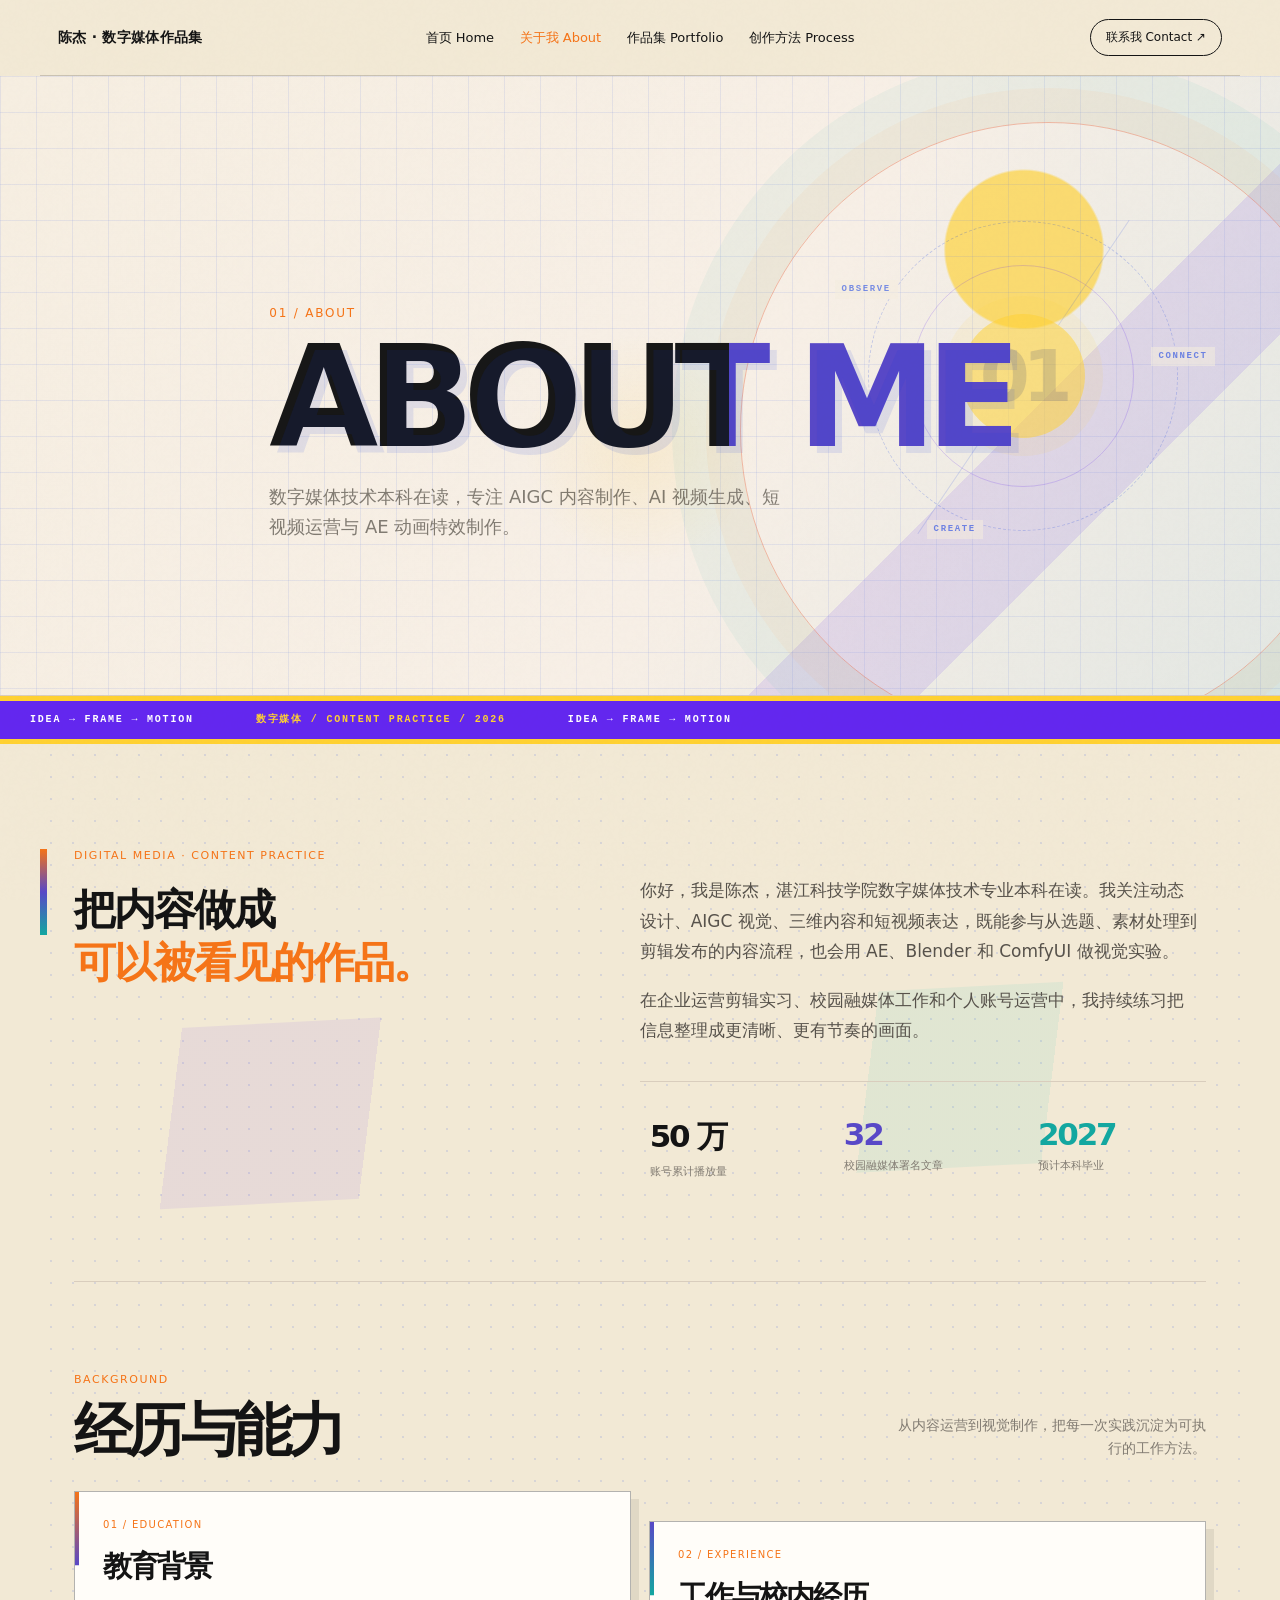
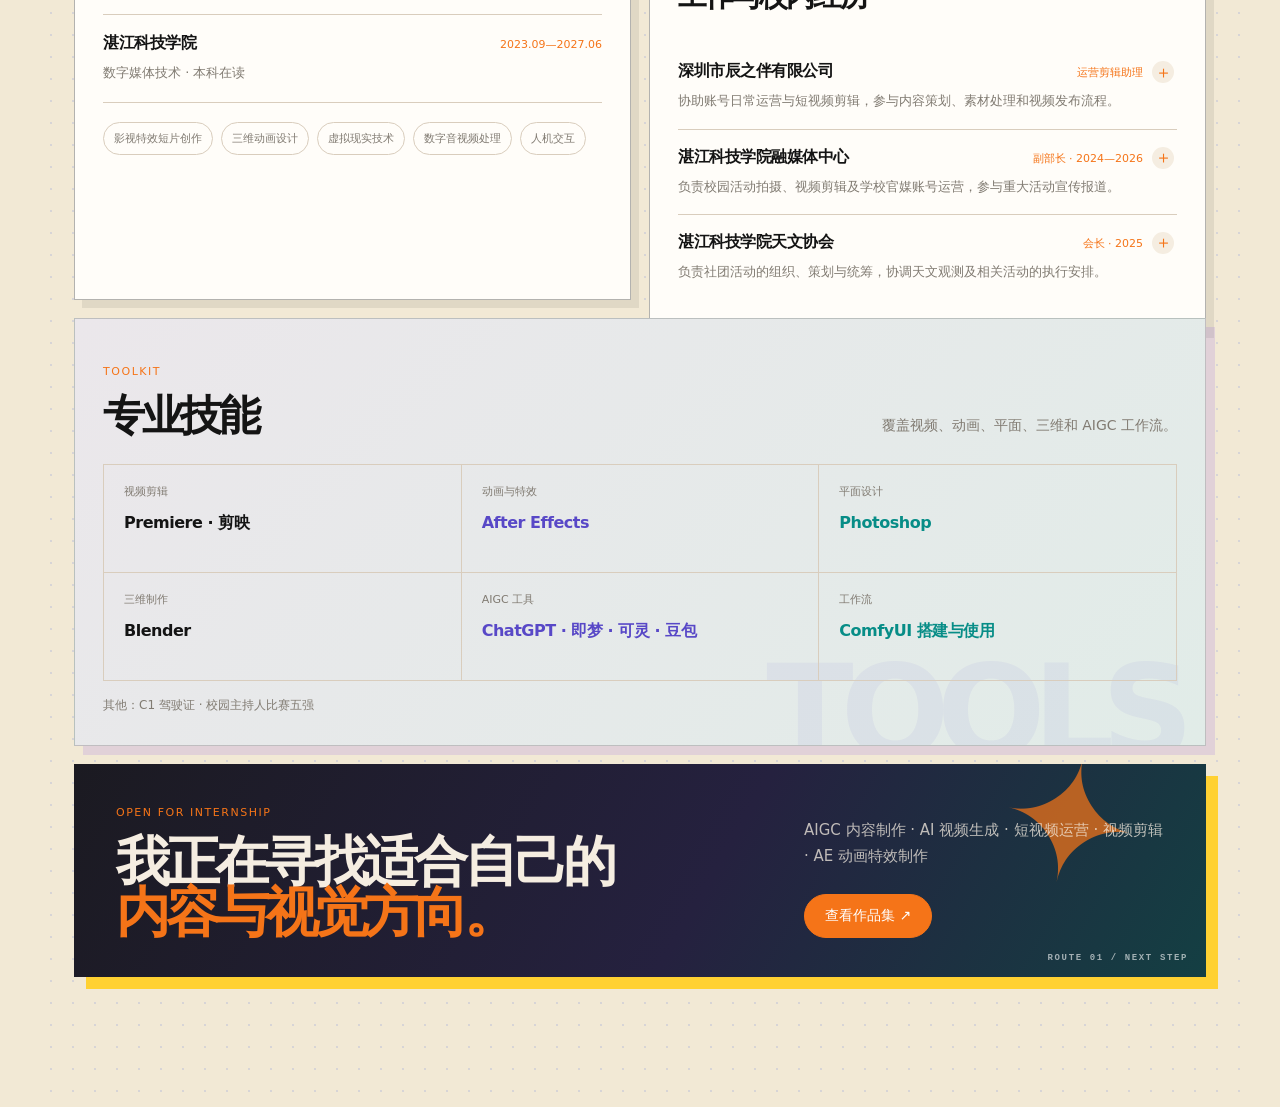
<file: about.html>
<!doctype html>
<html lang="zh-CN">
<head>
  <meta charset="UTF-8">
  <meta name="viewport" content="width=device-width,initial-scale=1">
  <meta name="description" content="陈杰的个人介绍、教育背景、经历与专业技能">
  <title>关于我 About — 陈杰</title>
  <link rel="stylesheet" href="assets/site.css">
  <link rel="stylesheet" href="assets/final-polish.css">
  <link rel="stylesheet" href="assets/reference-redesign.css">
  <link rel="stylesheet" href="assets/about-profile.css">
  <link rel="stylesheet" href="assets/concept-2026.css?v=7">
  <link rel="stylesheet" href="assets/ui-refinement.css?v=1">
</head>
<body class="page-fade reference-theme about-page">
  <header class="wrap site-header">
    <a class="logo" href="index.html">陈杰 · 数字媒体作品集</a>
    <nav class="nav" aria-label="主导航">
      <a data-page href="index.html">首页 Home</a>
      <a data-page href="about.html">关于我 About</a>
      <a data-page href="works.html">作品集 Portfolio</a>
      <a data-page href="method.html">创作方法 Process</a>
    </nav>
    <a class="resume" href="contact.html">联系我 Contact ↗</a>
  </header>

  <main>
    <section class="page-hero">
      <div class="wrap">
        <div class="eyebrow">01 / About</div>
        <h1>ABOUT ME</h1>
        <p>数字媒体技术本科在读，专注 AIGC 内容制作、AI 视频生成、短视频运营与 AE 动画特效制作。</p>
      </div>
      <div class="about-visual-mark" aria-hidden="true"><span>OBSERVE</span><span>CONNECT</span><span>CREATE</span><i></i><b>01</b></div>
    </section>

    <div class="about-signal-strip" aria-hidden="true"><span>IDEA → FRAME → MOTION</span><span>数字媒体 / CONTENT PRACTICE / 2026</span><span>IDEA → FRAME → MOTION</span></div>

    <section class="about-profile">
      <div class="about-lead" data-reveal>
        <div>
          <div class="about-kicker">DIGITAL MEDIA · CONTENT PRACTICE</div>
          <h2>把内容做成<br><em>可以被看见的<span class="keep-word">作品。</span></em></h2>
        </div>
        <div class="about-lead-copy">
          <p>你好，我是陈杰，湛江科技学院数字媒体技术专业本科在读。我关注动态设计、AIGC 视觉、三维内容和短视频表达，既能参与从选题、素材处理到剪辑发布的内容流程，也会用 AE、Blender 和 ComfyUI 做视觉实验。</p>
          <p>在企业运营剪辑实习、校园融媒体工作和个人账号运营中，我持续练习把信息整理成更清晰、更有节奏的画面。</p>
          <div class="about-facts">
            <div><strong>50 万</strong><span>账号累计播放量</span></div>
            <div><strong>32</strong><span>校园融媒体署名文章</span></div>
            <div><strong>2027</strong><span>预计本科毕业</span></div>
          </div>
        </div>
      </div>

      <div class="about-rule-heading" data-reveal>
        <div>
          <span class="about-kicker">BACKGROUND</span>
          <h2>经历与能力</h2>
        </div>
        <p>从内容运营到视觉制作，把每一次实践沉淀为可执行的工作方法。</p>
      </div>

      <div class="about-columns">
        <article class="about-panel" data-reveal>
          <div class="about-panel-label">01 / EDUCATION</div>
          <h3>教育背景</h3>
          <div class="about-entry">
            <div class="about-entry-top"><strong>湛江科技学院</strong><span>2023.09—2027.06</span></div>
            <p>数字媒体技术 · 本科在读</p>
          </div>
          <div class="about-course-list">
            <span>影视特效短片创作</span><span>三维动画设计</span><span>虚拟现实技术</span><span>数字音视频处理</span><span>人机交互</span>
          </div>
        </article>

        <article class="about-panel" data-reveal>
          <div class="about-panel-label">02 / EXPERIENCE</div>
          <h3>工作与校内经历</h3>
          <div class="about-timeline">
            <div class="about-entry about-expandable" data-expandable tabindex="0" role="button" aria-expanded="false" aria-label="展开深圳市辰之伴有限公司实习经历">
              <div class="about-entry-top"><strong>深圳市辰之伴有限公司</strong><span>运营剪辑助理</span></div>
              <p>协助账号日常运营与短视频剪辑，参与内容策划、素材处理和视频发布流程。</p>
              <div class="about-entry-detail"><div><b>实践内容</b><span>围绕企业账号的日常选题与发布节奏，配合完成素材整理、剪辑包装和上线检查。</span></div><div class="about-entry-tags"><span>内容策划</span><span>素材处理</span><span>短视频剪辑</span><span>发布协同</span></div></div>
            </div>
            <div class="about-entry about-expandable" data-expandable tabindex="0" role="button" aria-expanded="false" aria-label="展开融媒体中心经历">
              <div class="about-entry-top"><strong>湛江科技学院融媒体中心</strong><span>副部长 · 2024—2026</span></div>
              <p>负责校园活动拍摄、视频剪辑及学校官媒账号运营，参与重大活动宣传报道。</p>
              <div class="about-entry-detail"><div><b>实践内容</b><span>统筹活动现场的拍摄安排，将资讯、人物和活动节点整理成适合校园媒体发布的短视频与图文内容。</span></div><div class="about-entry-tags"><span>活动拍摄</span><span>新闻短视频</span><span>账号运营</span><span>宣传报道</span></div></div>
            </div>
            <div class="about-entry about-expandable" data-expandable tabindex="0" role="button" aria-expanded="false" aria-label="展开天文协会经历">
              <div class="about-entry-top"><strong>湛江科技学院天文协会</strong><span>会长 · 2025</span></div>
              <p>负责社团活动的组织、策划与统筹，协调天文观测及相关活动的执行安排。</p>
              <div class="about-entry-detail"><div><b>实践内容</b><span>从活动主题、参与者沟通到现场执行，持续锻炼项目拆解、协调推进和面向公众的内容表达。</span></div><div class="about-entry-tags"><span>活动策划</span><span>组织统筹</span><span>现场协调</span><span>科普传播</span></div></div>
            </div>
          </div>
        </article>
      </div>

      <div class="about-capabilities" data-reveal>
        <div class="about-rule-heading compact">
          <div>
            <span class="about-kicker">TOOLKIT</span>
            <h2>专业技能</h2>
          </div>
          <p>覆盖视频、动画、平面、三维和 AIGC 工作流。</p>
        </div>
        <div class="skill-matrix">
          <div><span>视频剪辑</span><strong>Premiere · 剪映</strong></div>
          <div><span>动画与特效</span><strong>After Effects</strong></div>
          <div><span>平面设计</span><strong>Photoshop</strong></div>
          <div><span>三维制作</span><strong>Blender</strong></div>
          <div><span>AIGC 工具</span><strong>ChatGPT · 即梦 · 可灵 · 豆包</strong></div>
          <div><span>工作流</span><strong>ComfyUI 搭建与使用</strong></div>
        </div>
        <p class="about-extra">其他：C1 驾驶证 · 校园主持人比赛五强</p>
      </div>

      <div class="about-target" data-reveal>
        <div>
          <div class="about-kicker">OPEN FOR INTERNSHIP</div>
          <h2>我正在寻找适合自己的<br><em>内容与视觉方向。</em></h2>
        </div>
        <div class="about-target-copy">
          <p>AIGC 内容制作 · AI 视频生成 · 短视频运营 · 视频剪辑 · AE 动画特效制作</p>
          <a class="ref-button primary" href="works.html">查看作品集 ↗</a>
        </div>
      </div>
    </section>
  </main>
  <script src="assets/site.js?v=refinement-1"></script>
  <script src="assets/concept-2026.js?v=4"></script>
  <script src="assets/ui-refinement.js?v=1"></script>
</body>
</html>
</file>
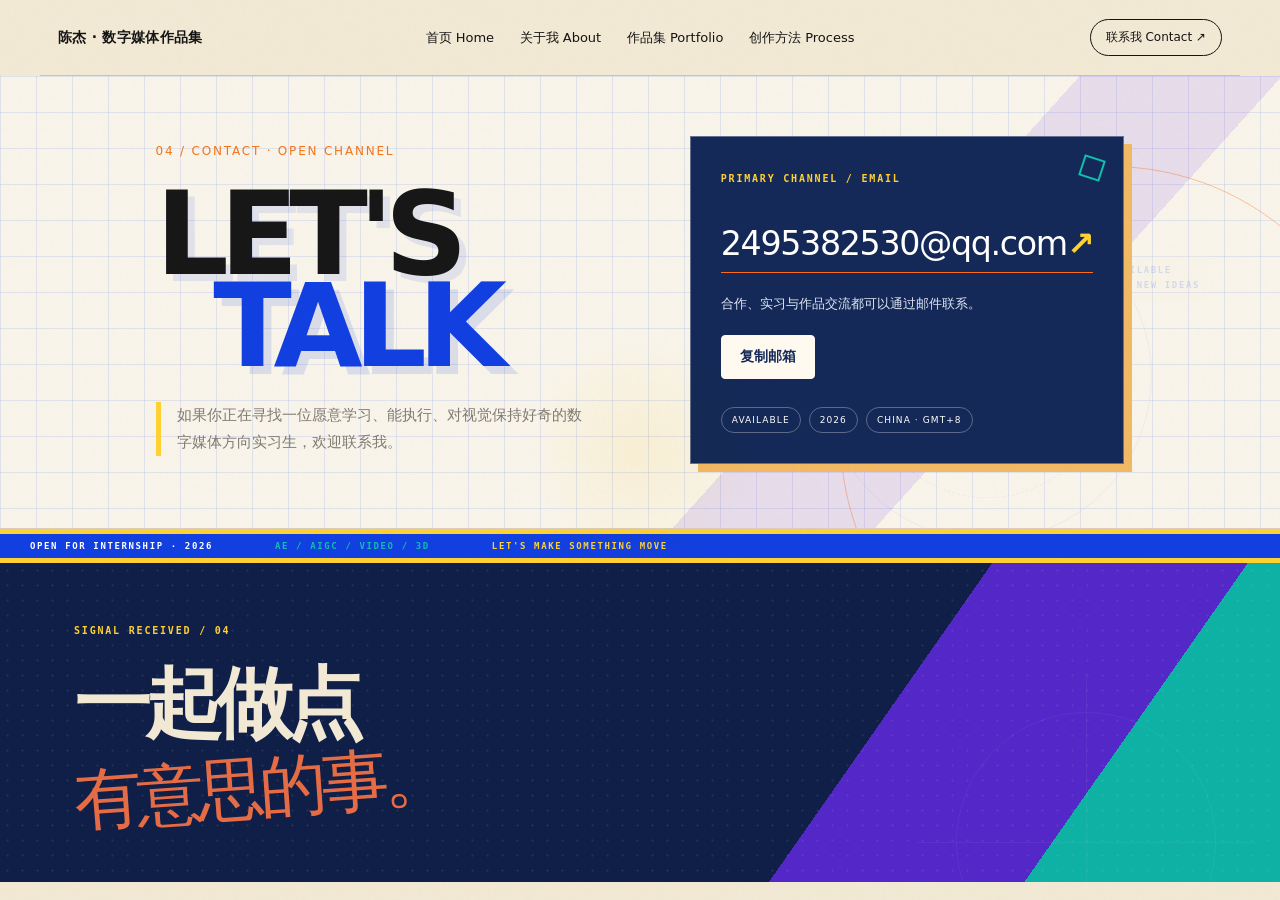
<file: contact.html>
<!doctype html>
<html lang="zh-CN">
<head>
  <meta charset="UTF-8">
  <meta name="viewport" content="width=device-width,initial-scale=1">
  <meta name="description" content="联系陈杰，数字媒体技术学生作品集">
  <title>联系我 Contact — 陈杰</title>
  <link rel="stylesheet" href="assets/site.css">
  <link rel="stylesheet" href="assets/final-polish.css">
  <link rel="stylesheet" href="assets/reference-redesign.css">
  <link rel="stylesheet" href="assets/concept-2026.css?v=7">
  <link rel="stylesheet" href="assets/ui-refinement.css?v=1">
</head>
<body class="page-fade reference-theme contact-page">
  <header class="wrap site-header">
    <a class="logo" href="index.html">陈杰 · 数字媒体作品集</a>
    <nav class="nav" aria-label="主导航">
      <a data-page href="index.html">首页 Home</a>
      <a data-page href="about.html">关于我 About</a>
      <a data-page href="works.html">作品集 Portfolio</a>
      <a data-page href="method.html">创作方法 Process</a>
    </nav>
    <a class="resume" href="contact.html">联系我 Contact ↗</a>
  </header>

  <main>
    <section class="page-hero contact-hero">
      <div class="wrap">
        <div class="contact-intro">
          <div class="eyebrow">04 / CONTACT · OPEN CHANNEL</div>
          <h1>LET'S<br><span>TALK</span></h1>
          <p>如果你正在寻找一位愿意学习、能执行、对视觉保持好奇的数字媒体方向实习生，欢迎联系我。</p>
        </div>
        <div class="contact-channel-card">
          <span class="channel-label">PRIMARY CHANNEL / EMAIL</span>
          <a class="mail" href="mailto:2495382530@qq.com">2495382530@qq.com <b>↗</b></a>
          <p>合作、实习与作品交流都可以通过邮件联系。</p>
          <div class="contact-actions"><button class="copy-email" type="button" data-copy-email="2495382530@qq.com">复制邮箱</button><span class="copy-status" role="status" aria-live="polite"></span></div>
          <div class="channel-tags"><span>AVAILABLE</span><span>2026</span><span>CHINA · GMT+8</span></div>
        </div>
      </div>
      <div class="contact-radar" aria-hidden="true"><i></i><i></i><i></i><b>04</b><span>AVAILABLE<br>FOR NEW IDEAS</span></div>
      <div class="contact-route-label" aria-hidden="true">ZHANJIANG → SHENZHEN / DIGITAL MEDIA SIGNAL</div>
    </section>

    <div class="contact-signal-strip" aria-hidden="true"><span>OPEN FOR INTERNSHIP · 2026</span><span>AE / AIGC / VIDEO / 3D</span><span>LET'S MAKE SOMETHING MOVE</span></div>

    <section class="contact contact-stage-new">
      <div class="wrap contact-layout-new">
        <div class="contact-title-block">
          <span class="contact-index">SIGNAL RECEIVED / 04</span>
          <h2>一起做点<br><span>有意思的事。</span></h2>
        </div>
      </div>
      <div class="contact-crosshair" aria-hidden="true"></div>
    </section>
  </main>
  <script src="assets/site.js?v=refinement-1"></script>
  <script src="assets/concept-2026.js?v=4"></script>
  <script src="assets/ui-refinement.js?v=1"></script>
</body>
</html>
</file>
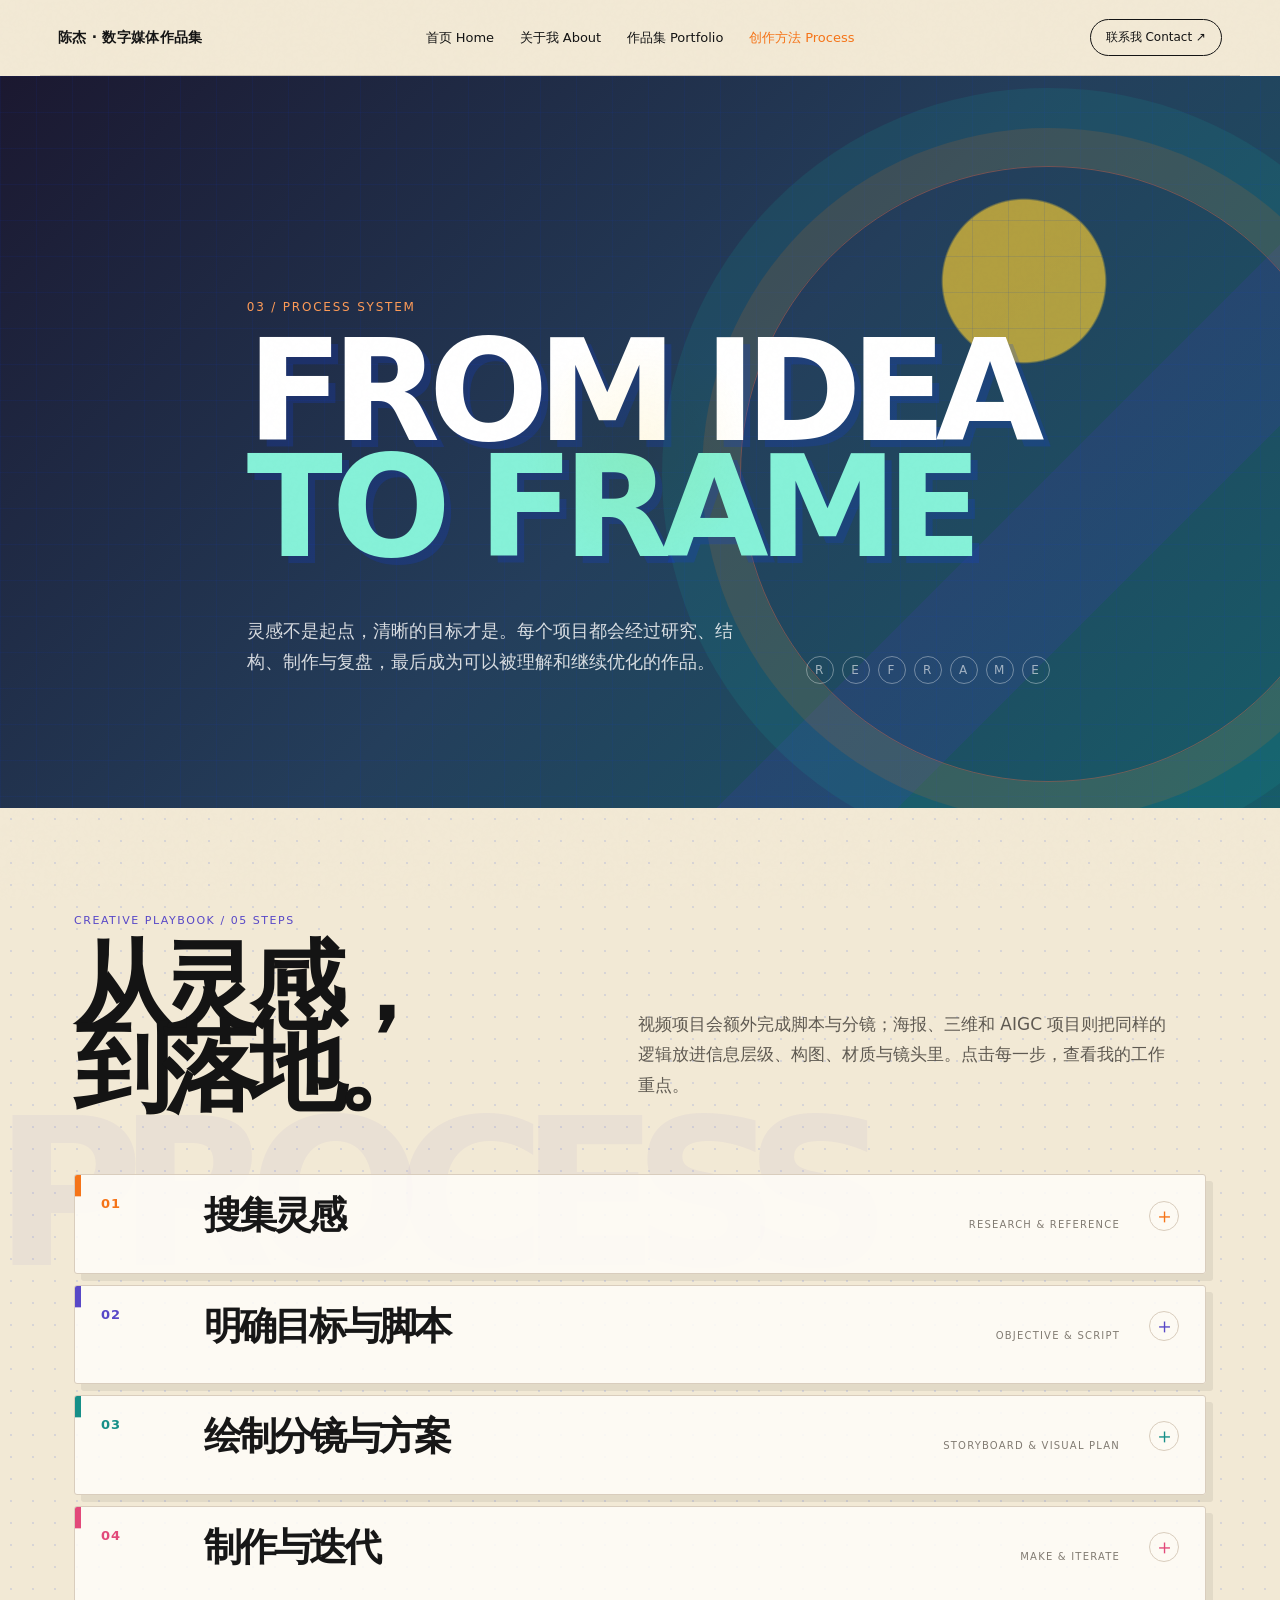
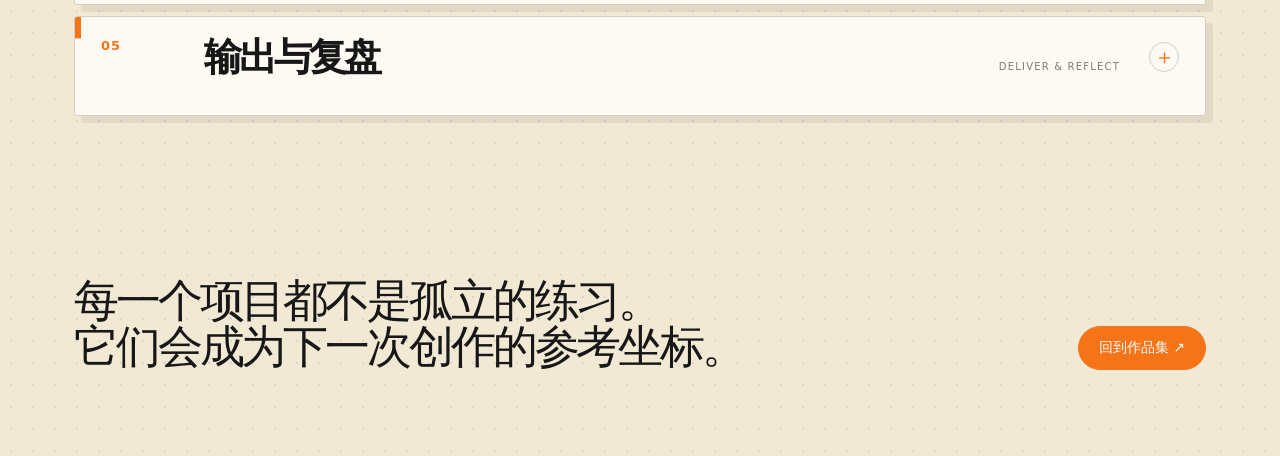
<file: method.html>
<!doctype html>
<html lang="zh-CN">
<head>
  <meta charset="UTF-8">
  <meta name="viewport" content="width=device-width,initial-scale=1">
  <meta name="description" content="陈杰的创作方法：从灵感研究到制作复盘的内容工作流">
  <title>创作方法 Process — 陈杰</title>
  <link rel="stylesheet" href="assets/site.css">
  <link rel="stylesheet" href="assets/final-polish.css">
  <link rel="stylesheet" href="assets/reference-redesign.css">
  <link rel="stylesheet" href="assets/method-process.css">
  <link rel="stylesheet" href="assets/concept-2026.css?v=7">
  <link rel="stylesheet" href="assets/ui-refinement.css?v=1">
</head>
<body class="page-fade reference-theme method-page">
  <header class="wrap site-header">
    <a class="logo" href="index.html">陈杰 · 数字媒体作品集</a>
    <nav class="nav" aria-label="主导航">
      <a data-page href="index.html">首页 Home</a>
      <a data-page href="about.html">关于我 About</a>
      <a data-page href="works.html">作品集 Portfolio</a>
      <a data-page href="method.html">创作方法 Process</a>
    </nav>
    <a class="resume" href="contact.html">联系我 Contact ↗</a>
  </header>

  <main>
    <section class="page-hero method-hero">
      <div class="wrap" data-reveal>
        <div class="eyebrow">03 / PROCESS SYSTEM</div>
        <h1>FROM IDEA<br><span>TO FRAME</span></h1>
        <p>灵感不是起点，清晰的目标才是。每个项目都会经过研究、结构、制作与复盘，最后成为可以被理解和继续优化的作品。</p>
        <div class="method-hero-mark" aria-hidden="true"><span>R</span><span>E</span><span>F</span><span>R</span><span>A</span><span>M</span><span>E</span></div>
      </div>
    </section>

    <section class="method-playbook">
      <div class="wrap method-intro" data-reveal>
        <div>
          <div class="method-kicker">CREATIVE PLAYBOOK / 05 STEPS</div>
          <h2>从灵感，<br>到落地。</h2>
        </div>
        <p>视频项目会额外完成脚本与分镜；海报、三维和 AIGC 项目则把同样的逻辑放进信息层级、构图、材质与镜头里。点击每一步，查看我的工作重点。</p>
      </div>

      <div class="wrap method-steps" aria-label="五步创作流程">
        <button class="method-card" type="button" data-method-step aria-expanded="false" data-reveal>
          <span class="method-number">01</span>
          <span class="method-card-head"><strong>搜集灵感</strong><small>RESEARCH &amp; REFERENCE</small></span>
          <span class="method-trigger" aria-hidden="true">＋</span>
          <span class="method-card-detail"><span>先收集同类作品、视觉参考与受众习惯，提炼出情绪、色彩、节奏和信息重点，而不是直接复制某张参考图。</span><span class="method-tags"><i>视觉情绪</i><i>受众观察</i><i>风格关键词</i></span></span>
        </button>
        <button class="method-card" type="button" data-method-step aria-expanded="false" data-reveal>
          <span class="method-number">02</span>
          <span class="method-card-head"><strong>明确目标与脚本</strong><small>OBJECTIVE &amp; SCRIPT</small></span>
          <span class="method-trigger" aria-hidden="true">＋</span>
          <span class="method-card-detail"><span>把“想做什么”写成可判断的目标。视频会确定主题、时长、文案与声音节奏；平面与三维项目会明确主信息、观看路径和交付规格。</span><span class="method-tags"><i>内容定位</i><i>脚本节奏</i><i>交付规格</i></span></span>
        </button>
        <button class="method-card" type="button" data-method-step aria-expanded="false" data-reveal>
          <span class="method-number">03</span>
          <span class="method-card-head"><strong>绘制分镜与方案</strong><small>STORYBOARD &amp; VISUAL PLAN</small></span>
          <span class="method-trigger" aria-hidden="true">＋</span>
          <span class="method-card-detail"><span>将脚本拆成镜头、转场与画面层级。无论是动效、海报还是 AIGC，我都会先确定构图、字体、色彩和素材关系，再进入制作。</span><span class="method-tags"><i>分镜草图</i><i>构图层级</i><i>视觉系统</i></span></span>
        </button>
        <button class="method-card" type="button" data-method-step aria-expanded="false" data-reveal>
          <span class="method-number">04</span>
          <span class="method-card-head"><strong>制作与迭代</strong><small>MAKE &amp; ITERATE</small></span>
          <span class="method-trigger" aria-hidden="true">＋</span>
          <span class="method-card-detail"><span>使用 AE、Premiere、Blender、Photoshop 与 AIGC 工具完成首版，再围绕节奏、镜头、材质、信息可读性和情绪反馈逐轮精修。</span><span class="method-tags"><i>快速首版</i><i>工具协作</i><i>细节打磨</i></span></span>
        </button>
        <button class="method-card" type="button" data-method-step aria-expanded="false" data-reveal>
          <span class="method-number">05</span>
          <span class="method-card-head"><strong>输出与复盘</strong><small>DELIVER &amp; REFLECT</small></span>
          <span class="method-trigger" aria-hidden="true">＋</span>
          <span class="method-card-detail"><span>根据平台导出正确的尺寸、封面与版本；发布后观察点击、播放和观看反馈，并把有效做法归档成下一次更快开始的模板。</span><span class="method-tags"><i>多端适配</i><i>封面包装</i><i>经验归档</i></span></span>
        </button>
      </div>

      <div class="wrap method-footer" data-reveal>
        <p>每一个项目都不是孤立的练习。<br>它们会成为下一次创作的参考坐标。</p>
        <a class="ref-button primary" href="works.html">回到作品集 ↗</a>
      </div>
    </section>
  </main>
  <script src="assets/site.js?v=refinement-1"></script>
  <script src="assets/concept-2026.js?v=4"></script>
  <script src="assets/ui-refinement.js?v=1"></script>
</body>
</html>
</file>
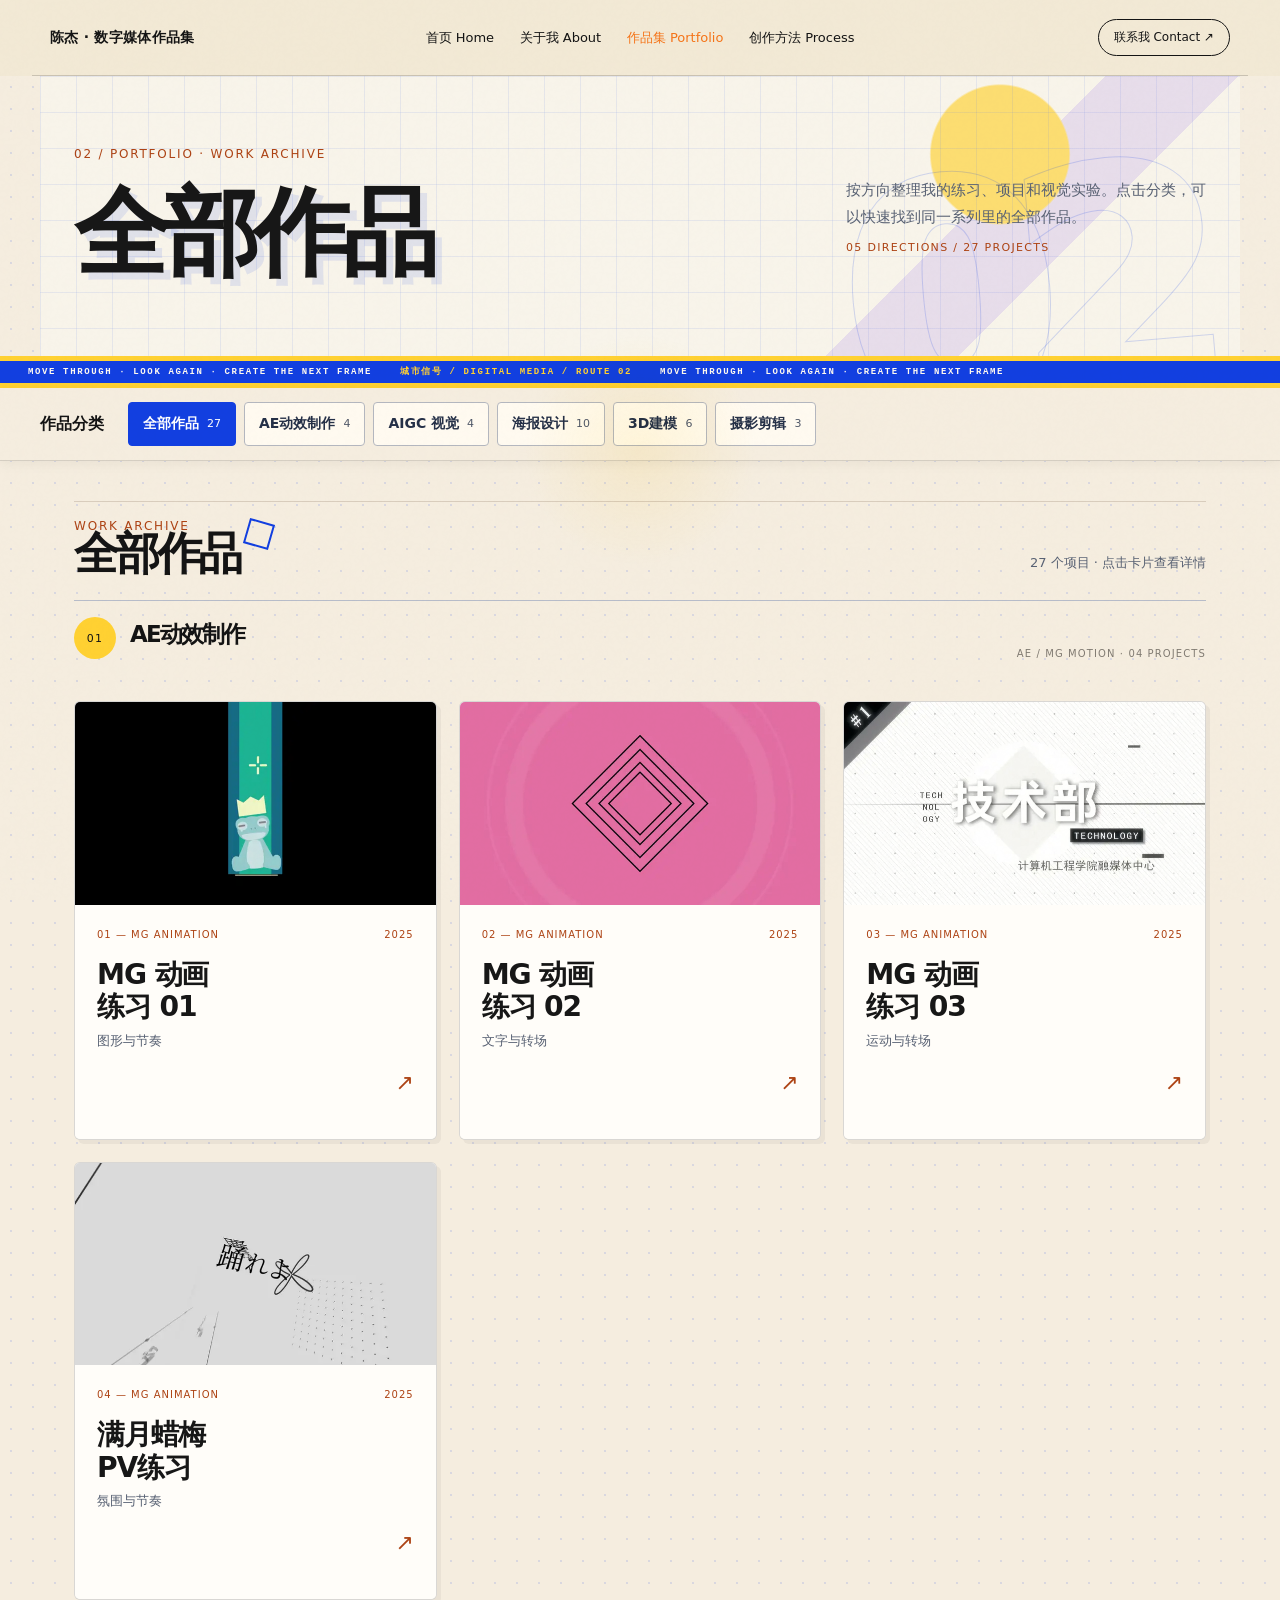
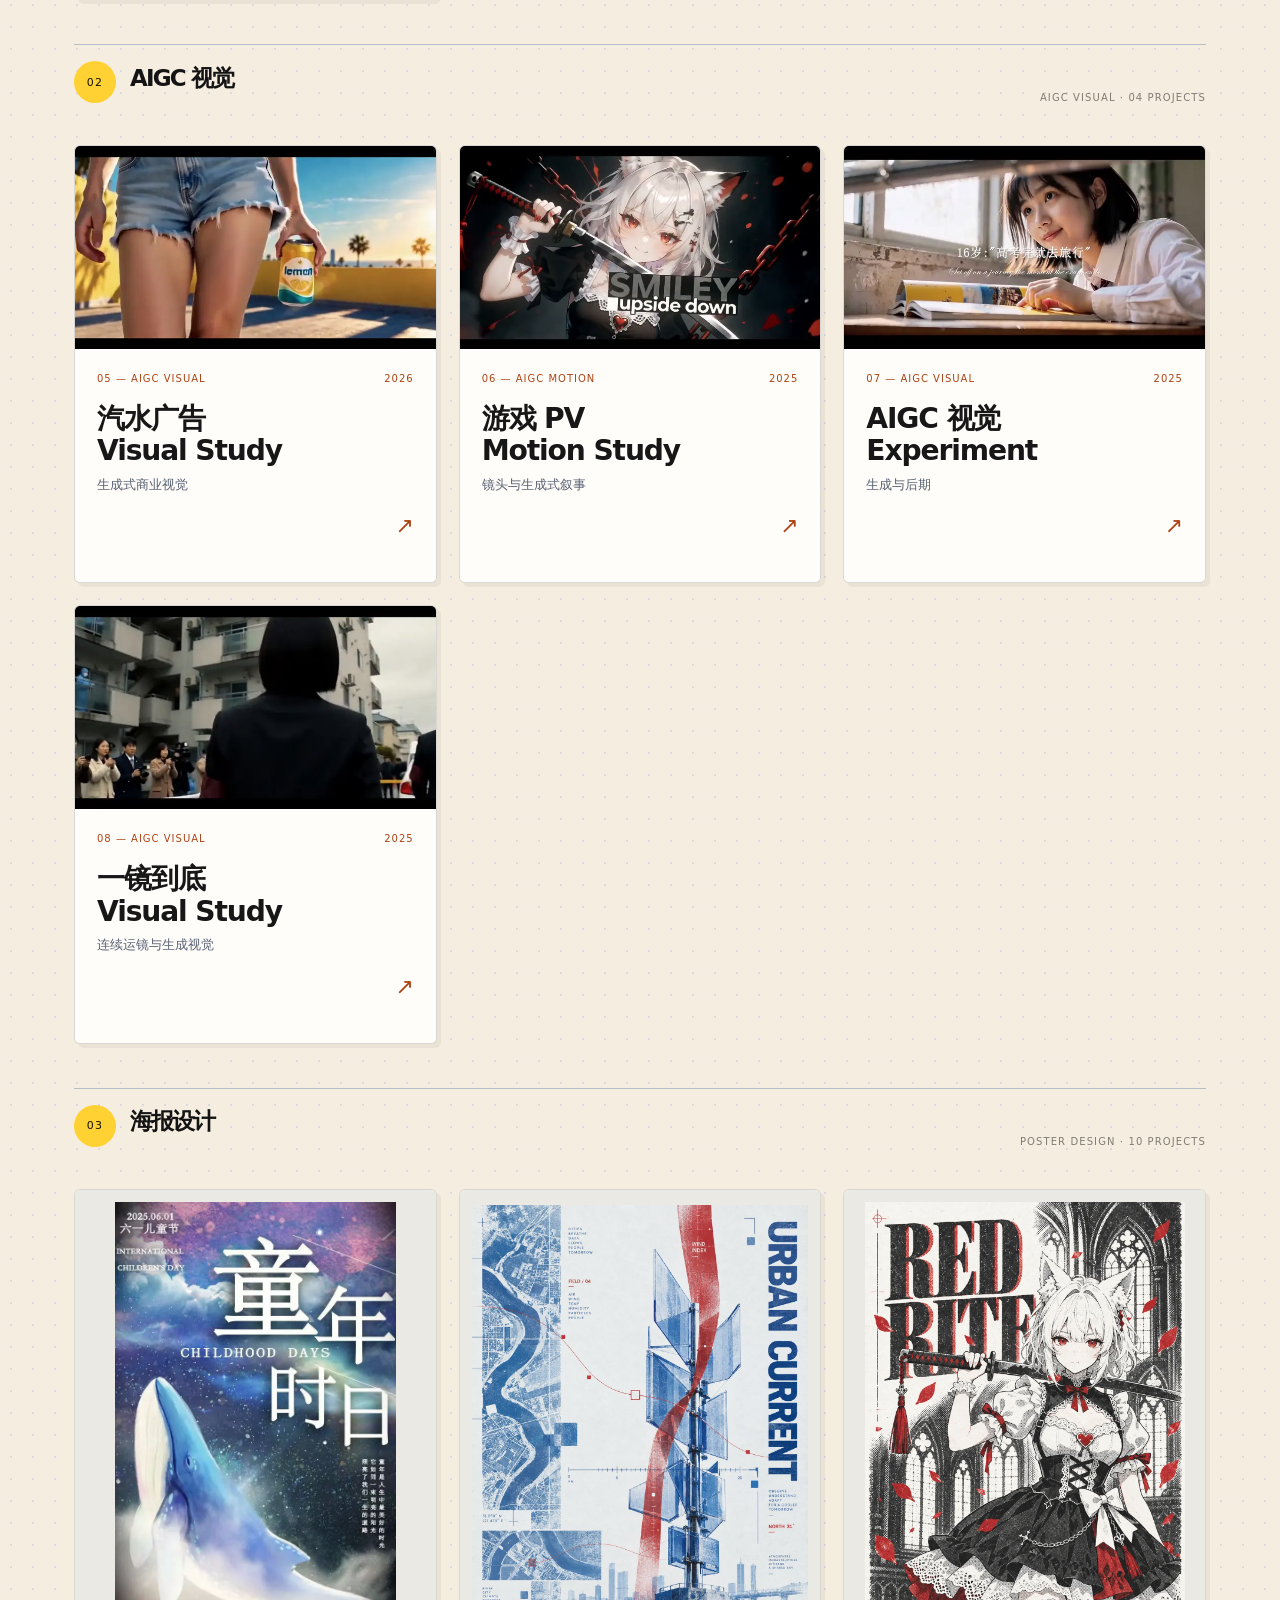
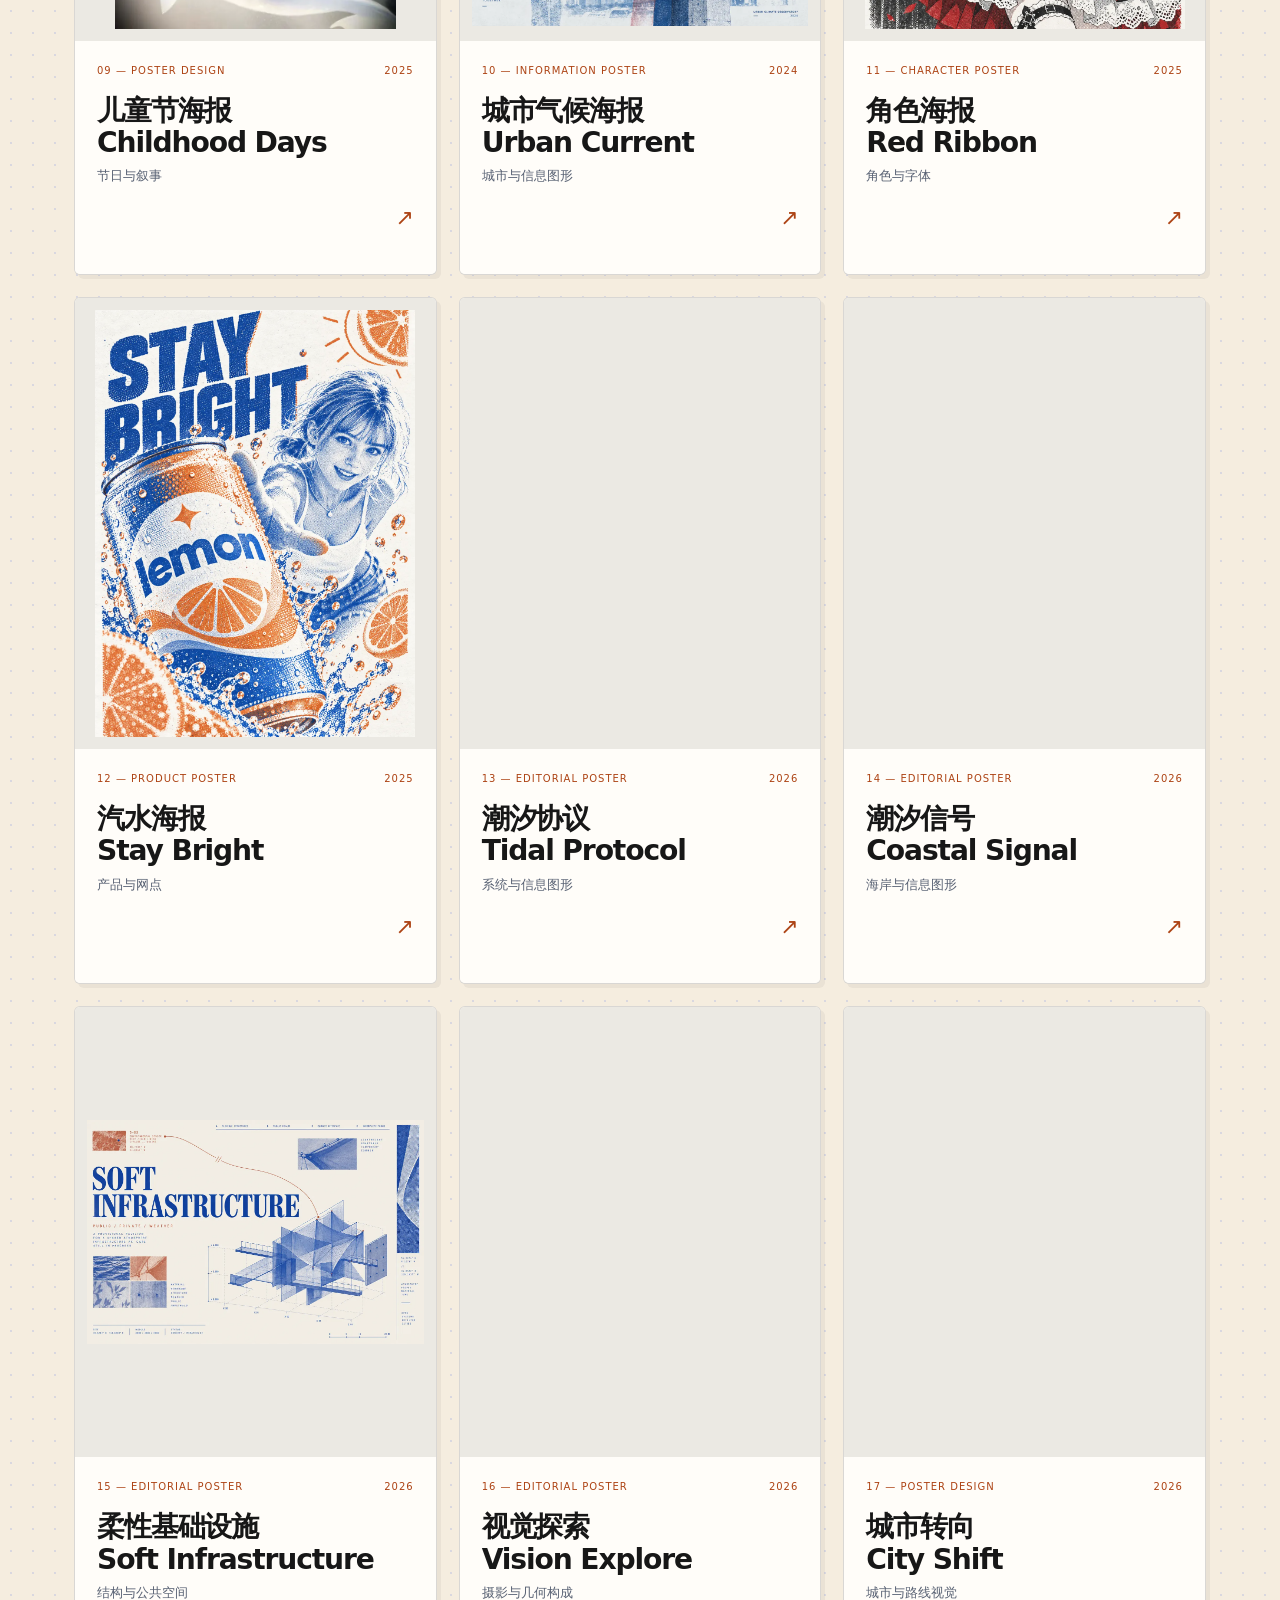
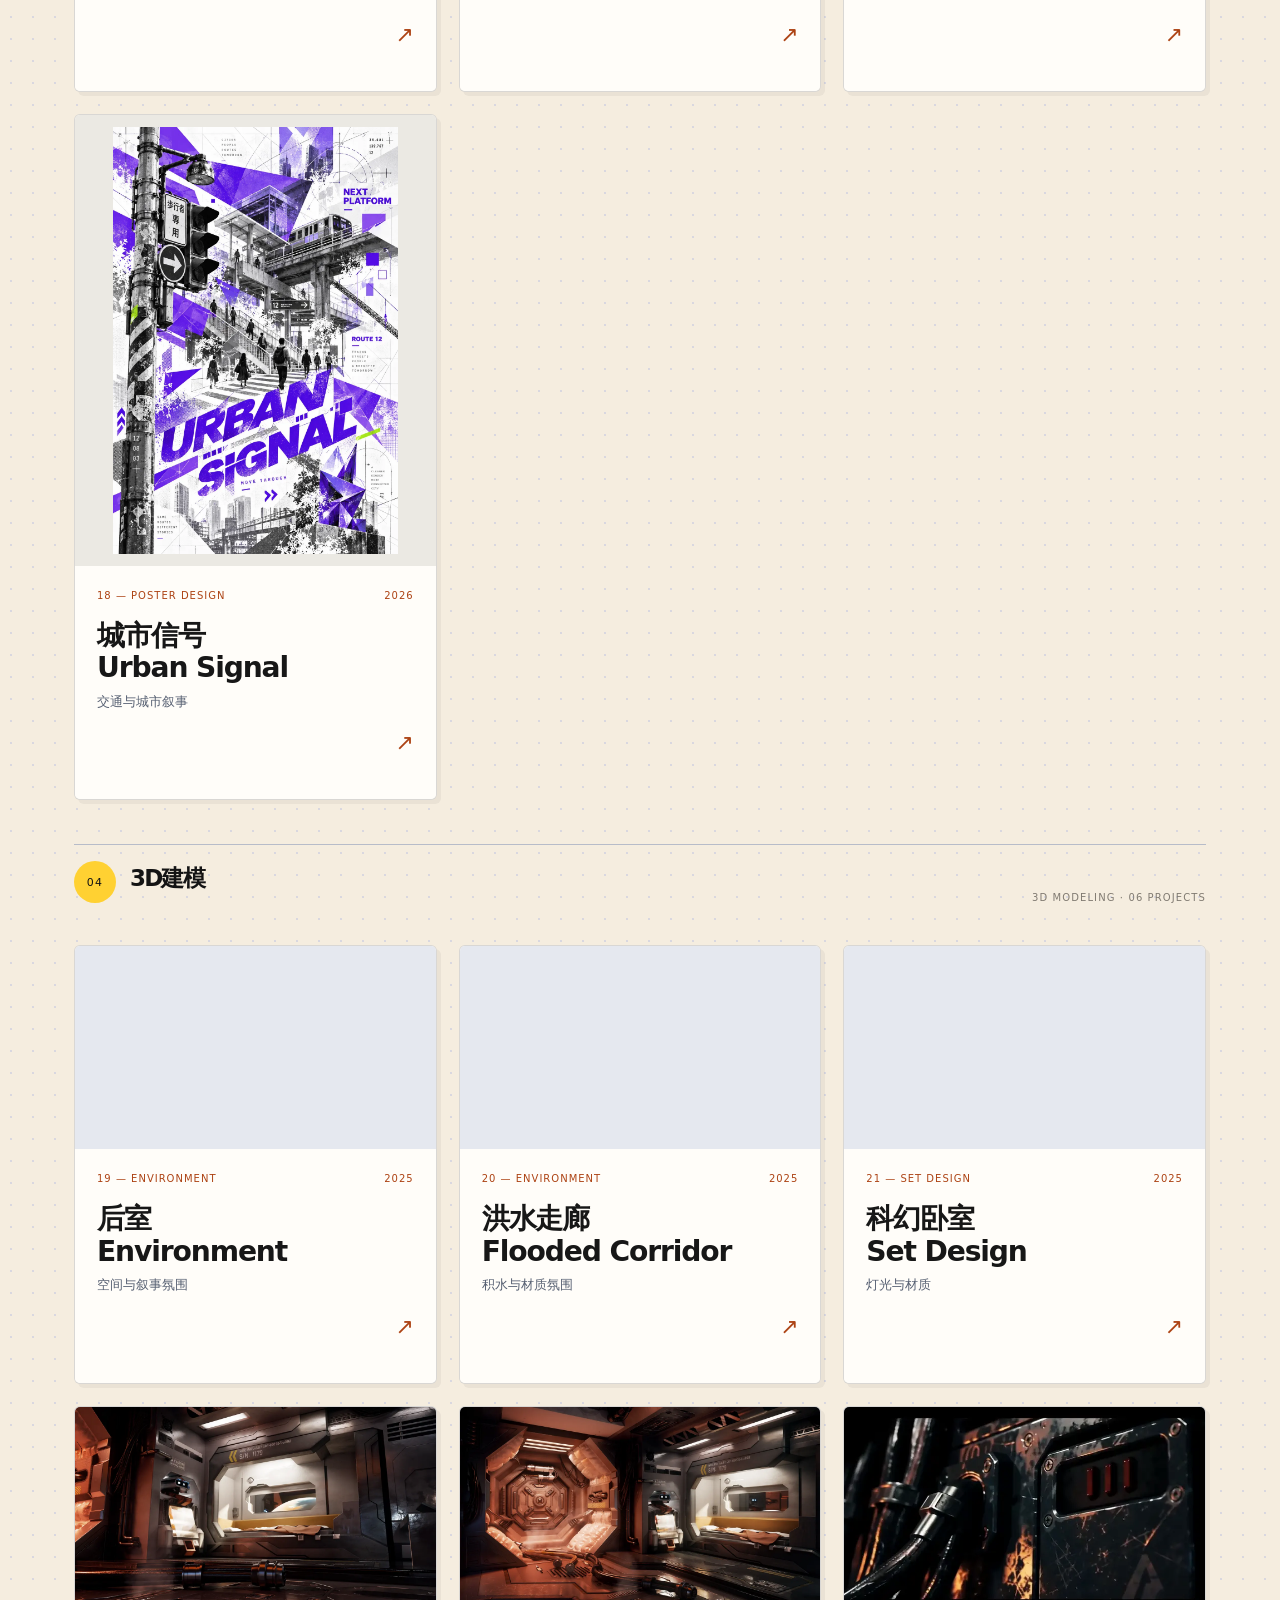
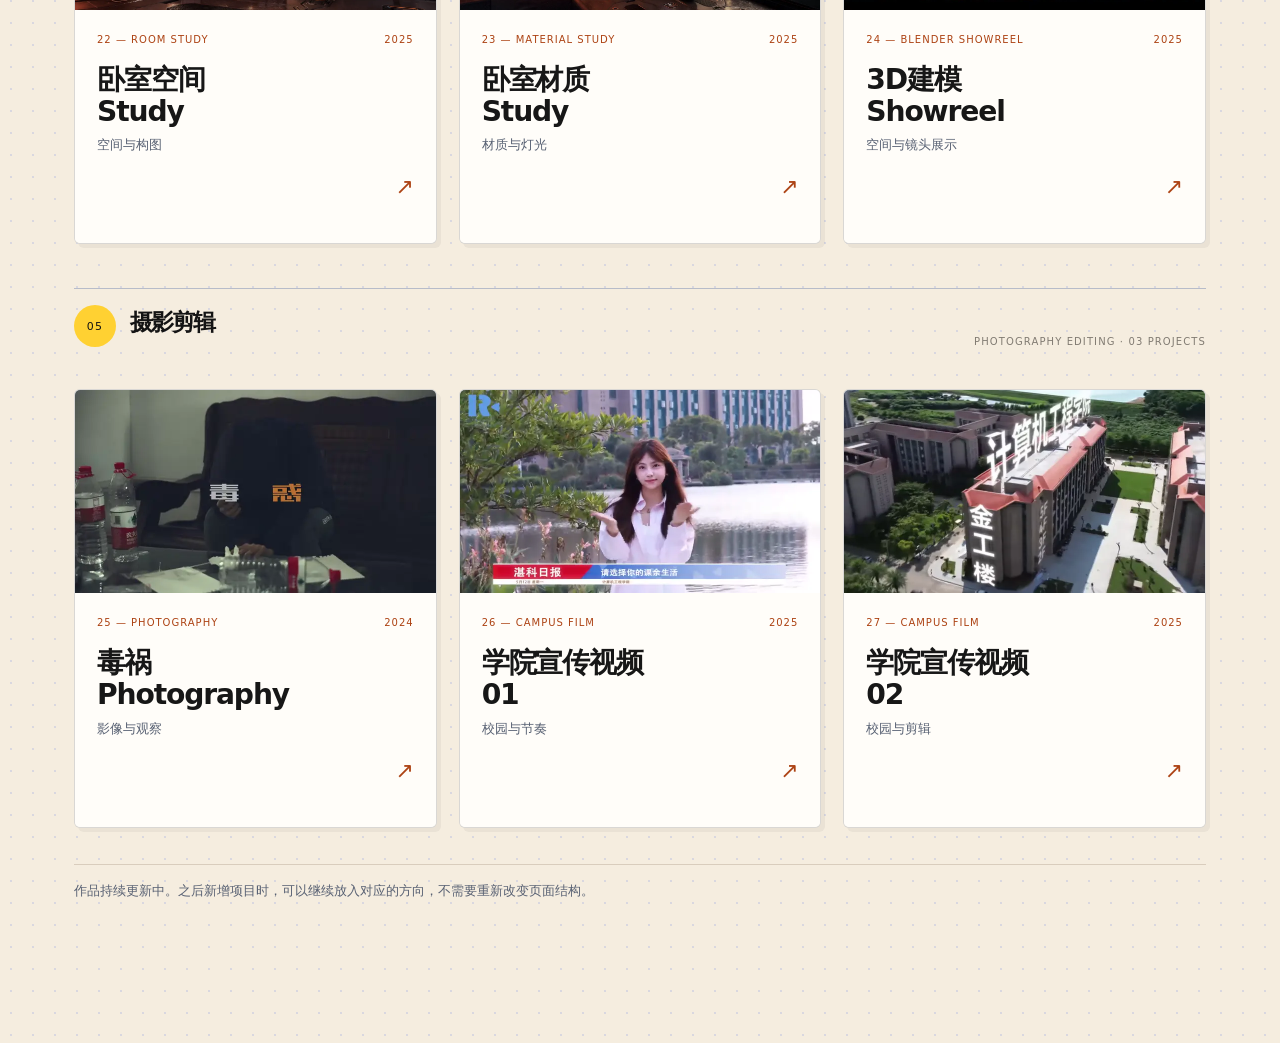
<file: works.html>
<!doctype html>
<html lang="zh-CN">
<head>
  <meta charset="UTF-8">
  <meta name="viewport" content="width=device-width,initial-scale=1">
  <meta name="description" content="陈杰的 AE、MG、AIGC、海报设计、Blender 与摄影剪辑作品集">
  <title>作品集 Portfolio｜陈杰</title>
  <link rel="stylesheet" href="assets/site.css">
  <link rel="stylesheet" href="assets/category.css">
  <link rel="stylesheet" href="assets/series.css">
  <link rel="stylesheet" href="assets/final-polish.css">
  <link rel="stylesheet" href="assets/reference-redesign.css">
  <link rel="stylesheet" href="assets/work-modal.css?v=interaction-1">
  <link rel="stylesheet" href="assets/concept-2026.css?v=7">
  <link rel="stylesheet" href="assets/ui-refinement.css?v=1">
</head>
<body class="page-fade reference-theme catalog-page">
  <header class="site-header">
    <a class="logo" href="index.html">陈杰 · 数字媒体作品集</a>
    <nav class="nav" aria-label="主导航">
      <a data-page href="index.html">首页 Home</a>
      <a data-page href="about.html">关于我 About</a>
      <a data-page href="works.html">作品集 Portfolio</a>
      <a data-page href="method.html">创作方法 Process</a>
    </nav>
    <a class="resume" href="contact.html">联系我 Contact ↗</a>
  </header>

  <main class="catalog-main">
    <section class="catalog-hero">
      <div><div class="ref-kicker">02 / PORTFOLIO · WORK ARCHIVE</div><h1>全部作品</h1></div>
      <div><p>按方向整理我的练习、项目和视觉实验。点击分类，可以快速找到同一系列里的全部作品。</p><span class="catalog-meta">05 DIRECTIONS / 27 PROJECTS</span></div>
    </section>

    <div class="portfolio-signal-strip" aria-hidden="true">
      <span>MOVE THROUGH · LOOK AGAIN · CREATE THE NEXT FRAME</span>
      <span>城市信号 / DIGITAL MEDIA / ROUTE 02</span>
      <span>MOVE THROUGH · LOOK AGAIN · CREATE THE NEXT FRAME</span>
    </div>

    <section class="category-browser" id="categories">
      <div class="category-browser-inner">
        <div class="browser-title"><h2>作品分类</h2></div>
        <div class="category-filter-grid" role="group" aria-label="按作品方向筛选">
          <button class="filter category-tile active" data-filter="all" type="button" aria-pressed="true"><strong>全部作品</strong><small class="filter-count">27</small></button>
          <button class="filter category-tile" data-filter="motion" type="button" aria-pressed="false"><strong>AE动效制作</strong><small class="filter-count">4</small></button>
          <button class="filter category-tile" data-filter="aigc" type="button" aria-pressed="false"><strong>AIGC 视觉</strong><small class="filter-count">4</small></button>
          <button class="filter category-tile" data-filter="poster" type="button" aria-pressed="false"><strong>海报设计</strong><small class="filter-count">10</small></button>
          <button class="filter category-tile" data-filter="blender" type="button" aria-pressed="false"><strong>3D建模</strong><small class="filter-count">6</small></button>
          <button class="filter category-tile" data-filter="photography" type="button" aria-pressed="false"><strong>摄影剪辑</strong><small class="filter-count">3</small></button>
        </div>
      </div>
    </section>

    <section class="all-works" id="all-works">
      <div class="ref-section-head"><div><div class="ref-kicker">WORK ARCHIVE</div><h2 id="catalogHeading">全部作品</h2></div><p id="catalogCount" role="status" aria-live="polite">27 个项目 · 点击卡片查看详情</p></div>
      <div class="work-grid catalog-grid">
        <div class="catalog-group-label" data-category-label="motion"><div><span class="catalog-group-index">01</span><strong>AE动效制作</strong></div><small>AE / MG MOTION · 04 PROJECTS</small></div>
        <article class="work catalog-card" data-category="motion" data-title="MG1 · 动态练习" data-type="AE / MG MOTION" data-year="2025" data-copy="以图形、节奏和转场为核心的 AE / MG 动画练习。" data-software="After Effects · Premiere">
          <div class="work-media"><video muted loop playsinline preload="auto" data-priority-video src="assets/previews/projects/mg-01-preview.mp4" poster="assets/previews/projects/mg-01-poster.webp" data-full-src="assets/projects/mg-01.mp4"></video></div><div class="work-info"><div class="work-index"><span>01 — MG ANIMATION</span><span>2025</span></div><h3>MG 动画<br>练习 01</h3><p>图形与节奏</p><span class="work-arrow">↗</span></div>
        </article>
        <article class="work catalog-card" data-category="motion" data-title="Notitle · 动态练习" data-type="AE / MG MOTION" data-year="2025" data-copy="以文字、节奏和画面转场为核心的 AE / MG 动画练习。" data-software="After Effects · Premiere">
          <div class="work-media"><video muted loop playsinline preload="none" data-lazy-video src="assets/previews/projects/mg-02-preview.mp4" poster="assets/previews/projects/mg-02-poster.webp" data-full-src="assets/projects/mg-02.mp4"></video></div><div class="work-info"><div class="work-index"><span>02 — MG ANIMATION</span><span>2025</span></div><h3>MG 动画<br>练习 02</h3><p>文字与转场</p><span class="work-arrow">↗</span></div>
        </article>
        <article class="work catalog-card" data-category="motion" data-title="终 · 动态练习" data-type="AE / MG MOTION" data-year="2025" data-copy="围绕图形运动、节奏和转场关系完成的 AE / MG 动画练习。" data-software="After Effects · Premiere">
          <div class="work-media"><video muted loop playsinline preload="none" data-lazy-video src="assets/previews/projects/mg-03-preview.mp4" poster="assets/previews/projects/mg-03-poster.webp" data-full-src="assets/projects/mg-03.mp4"></video></div><div class="work-info"><div class="work-index"><span>03 — MG ANIMATION</span><span>2025</span></div><h3>MG 动画<br>练习 03</h3><p>运动与转场</p><span class="work-arrow">↗</span></div>
        </article>
        <article class="work catalog-card" data-category="motion" data-title="满月蜡梅 · PV练习" data-type="AE / MG MOTION" data-year="2025" data-copy="以音乐、画面节奏与氛围转场为核心的 PV 动效练习。" data-software="After Effects">
          <div class="work-media"><video muted loop playsinline preload="none" data-lazy-video src="assets/previews/projects/p5-fullmoon-wax-plum-preview.mp4" poster="assets/previews/projects/p5-fullmoon-wax-plum-poster.webp" data-full-src="assets/projects/p5-fullmoon-wax-plum.mp4"></video></div><div class="work-info"><div class="work-index"><span>04 — MG ANIMATION</span><span>2025</span></div><h3>满月蜡梅<br>PV练习</h3><p>氛围与节奏</p><span class="work-arrow">↗</span></div>
        </article>
        <div class="catalog-group-label" data-category-label="aigc"><div><span class="catalog-group-index">02</span><strong>AIGC 视觉</strong></div><small>AIGC VISUAL · 04 PROJECTS</small></div>
        <article class="work catalog-card" data-category="aigc" data-title="汽水广告 · AIGC Visual" data-type="AIGC VISUAL" data-year="2026" data-copy="一次围绕产品氛围、镜头节奏和生成式影像的短广告实验。" data-software="AIGC · After Effects">
          <div class="work-media"><video muted loop playsinline preload="none" data-lazy-video src="assets/previews/projects/soda-ad-preview.mp4" poster="assets/previews/projects/soda-ad-poster.webp" data-full-src="assets/projects/soda-ad.mp4"></video></div><div class="work-info"><div class="work-index"><span>05 — AIGC VISUAL</span><span>2026</span></div><h3>汽水广告<br>Visual Study</h3><p>生成式商业视觉</p><span class="work-arrow">↗</span></div>
        </article>
        <article class="work catalog-card" data-category="aigc" data-title="游戏 PV · AIGC Motion" data-type="AIGC MOTION" data-year="2025" data-copy="尝试用生成式影像构建游戏感场景与镜头转场，完成一支短 PV。" data-software="AIGC · Premiere">
          <div class="work-media"><video muted loop playsinline preload="none" data-lazy-video src="assets/previews/projects/game-pv-preview.mp4" poster="assets/previews/projects/game-pv-poster.webp" data-full-src="assets/projects/game-pv.mp4"></video></div><div class="work-info"><div class="work-index"><span>06 — AIGC MOTION</span><span>2025</span></div><h3>游戏 PV<br>Motion Study</h3><p>镜头与生成式叙事</p><span class="work-arrow">↗</span></div>
        </article>
        <article class="work catalog-card" data-category="aigc" data-title="AIGC 视觉实验" data-type="AIGC VISUAL" data-year="2025" data-copy="围绕生成式画面、镜头氛围与后期节奏完成的视觉实验。" data-software="AIGC · After Effects">
          <div class="work-media"><video muted loop playsinline preload="none" data-lazy-video src="assets/previews/projects/aigc-work-preview.mp4" poster="assets/previews/projects/aigc-work-poster.webp" data-full-src="assets/projects/aigc-work.mp4"></video></div><div class="work-info"><div class="work-index"><span>07 — AIGC VISUAL</span><span>2025</span></div><h3>AIGC 视觉<br>Experiment</h3><p>生成与后期</p><span class="work-arrow">↗</span></div>
        </article>
        <article class="work catalog-card" data-category="aigc" data-title="一镜到底 · AIGC Visual" data-type="AIGC VISUAL" data-year="2025" data-copy="以连续运镜、画面衔接与生成式视觉为核心的一镜到底实验。" data-software="AIGC · After Effects">
          <div class="work-media"><video muted loop playsinline preload="none" data-lazy-video src="assets/previews/projects/aigc-one-take-preview.mp4" poster="assets/previews/projects/aigc-one-take-poster.webp" data-full-src="assets/projects/aigc-one-take.mp4"></video></div><div class="work-info"><div class="work-index"><span>08 — AIGC VISUAL</span><span>2025</span></div><h3>一镜到底<br>Visual Study</h3><p>连续运镜与生成视觉</p><span class="work-arrow">↗</span></div>
        </article>
        <div class="catalog-group-label" data-category-label="poster"><div><span class="catalog-group-index">03</span><strong>海报设计</strong></div><small>POSTER DESIGN · 10 PROJECTS</small></div>
        <article class="work catalog-card" data-category="poster" data-title="儿童节海报 · Childhood Days" data-type="POSTER DESIGN" data-year="2025" data-copy="以儿童节为主题的视觉海报，尝试把节日文字与梦幻图像放进同一张画面。" data-software="Poster Design · Editorial Layout">
          <div class="work-media"><img src="assets/previews/projects/poster-childhood.webp" data-full-src="assets/projects/poster-childhood.jpg" alt="儿童节海报" loading="lazy" decoding="async"></div><div class="work-info"><div class="work-index"><span>09 — POSTER DESIGN</span><span>2025</span></div><h3>儿童节海报<br>Childhood Days</h3><p>节日与叙事</p><span class="work-arrow">↗</span></div>
        </article>
        <article class="work catalog-card" data-category="poster" data-title="城市气候海报 · Urban Current" data-type="POSTER DESIGN" data-year="2024" data-copy="以城市、风与气候数据为线索完成的蓝红双色信息海报设计。" data-software="Poster Design · Editorial Layout">
          <div class="work-media"><img src="assets/previews/projects/poster-urban-current.webp" data-full-src="assets/projects/poster-urban-current.png" alt="城市气候主题海报" loading="lazy" decoding="async"></div><div class="work-info"><div class="work-index"><span>10 — INFORMATION POSTER</span><span>2024</span></div><h3>城市气候海报<br>Urban Current</h3><p>城市与信息图形</p><span class="work-arrow">↗</span></div>
        </article>
        <article class="work catalog-card" data-category="poster" data-title="角色海报 · Red Ribbon" data-type="POSTER DESIGN" data-year="2025" data-copy="以红、黑、白为主色的角色主题海报，探索人物、字体和装饰图形的层级关系。" data-software="Poster Design · Typography">
          <div class="work-media"><img src="assets/previews/projects/poster-red-rider.webp" data-full-src="assets/projects/poster-red-rider.png" alt="角色主题海报" loading="lazy" decoding="async"></div><div class="work-info"><div class="work-index"><span>11 — CHARACTER POSTER</span><span>2025</span></div><h3>角色海报<br>Red Ribbon</h3><p>角色与字体</p><span class="work-arrow">↗</span></div>
        </article>
        <article class="work catalog-card" data-category="poster" data-title="汽水海报 · Stay Bright" data-type="POSTER DESIGN" data-year="2025" data-copy="以汽水、人物与高饱和双色网点构成的商业视觉海报练习。" data-software="Poster Design · Duotone Print">
          <div class="work-media"><img src="assets/previews/projects/poster-stay-bright.webp" data-full-src="assets/projects/poster-stay-bright.png" alt="汽水主题海报" loading="lazy" decoding="async"></div><div class="work-info"><div class="work-index"><span>12 — PRODUCT POSTER</span><span>2025</span></div><h3>汽水海报<br>Stay Bright</h3><p>产品与网点</p><span class="work-arrow">↗</span></div>
        </article>
        <article class="work catalog-card" data-category="poster" data-title="潮汐协议 · Tidal Protocol" data-type="POSTER DESIGN" data-year="2026" data-copy="以潮汐、基础设施和蓝橙双色系统构成的编辑海报设计。" data-software="Poster Design · Editorial Layout">
          <div class="work-media"><img src="assets/previews/projects/poster-tidal-protocol.webp" data-full-src="assets/projects/poster-tidal-protocol.png" alt="潮汐协议主题海报" loading="lazy" decoding="async"></div><div class="work-info"><div class="work-index"><span>13 — EDITORIAL POSTER</span><span>2026</span></div><h3>潮汐协议<br>Tidal Protocol</h3><p>系统与信息图形</p><span class="work-arrow">↗</span></div>
        </article>
        <article class="work catalog-card" data-category="poster" data-title="潮汐信号 · Coastal Signal" data-type="POSTER DESIGN" data-year="2026" data-copy="以海岸信号、灯塔结构和等高线信息构成的深色编辑海报。" data-software="Poster Design · Editorial Layout">
          <div class="work-media"><img src="assets/previews/projects/poster-coastal-signal.webp" data-full-src="assets/projects/poster-coastal-signal.png" alt="潮汐信号海报" loading="lazy" decoding="async"></div><div class="work-info"><div class="work-index"><span>14 — EDITORIAL POSTER</span><span>2026</span></div><h3>潮汐信号<br>Coastal Signal</h3><p>海岸与信息图形</p><span class="work-arrow">↗</span></div>
        </article>
        <article class="work catalog-card" data-category="poster" data-title="柔性基础设施 · Soft Infrastructure" data-type="POSTER DESIGN" data-year="2026" data-copy="以蓝色结构图、材质纹理和环境感知为线索完成的信息海报。" data-software="Poster Design · Editorial Layout">
          <div class="work-media"><img src="assets/previews/projects/poster-soft-infrastructure.webp" data-full-src="assets/projects/poster-soft-infrastructure.png" alt="柔性基础设施海报" loading="lazy" decoding="async"></div><div class="work-info"><div class="work-index"><span>15 — EDITORIAL POSTER</span><span>2026</span></div><h3>柔性基础设施<br>Soft Infrastructure</h3><p>结构与公共空间</p><span class="work-arrow">↗</span></div>
        </article>
        <article class="work catalog-card" data-category="poster" data-title="视觉探索 · Vision Explore" data-type="POSTER DESIGN" data-year="2026" data-copy="以相机、透镜和几何图形组合探索视觉记录与编辑构图。" data-software="Poster Design · Editorial Layout">
          <div class="work-media"><img src="assets/previews/projects/poster-vision-explore.webp" data-full-src="assets/projects/poster-vision-explore.png" alt="视觉探索海报" loading="lazy" decoding="async"></div><div class="work-info"><div class="work-index"><span>16 — EDITORIAL POSTER</span><span>2026</span></div><h3>视觉探索<br>Vision Explore</h3><p>摄影与几何构成</p><span class="work-arrow">↗</span></div>
        </article>
        <article class="work catalog-card" data-category="poster" data-title="城市转向 · City Shift" data-type="POSTER DESIGN" data-year="2026" data-copy="以城市交通、路线符号和高饱和双色构成的复古网点海报。" data-software="Poster Design · Duotone Print">
          <div class="work-media"><img src="assets/previews/projects/poster-city-shift.webp" data-full-src="assets/projects/poster-city-shift.png" alt="城市转向海报" loading="lazy" decoding="async"></div><div class="work-info"><div class="work-index"><span>17 — POSTER DESIGN</span><span>2026</span></div><h3>城市转向<br>City Shift</h3><p>城市与路线视觉</p><span class="work-arrow">↗</span></div>
        </article>
        <article class="work catalog-card" data-category="poster" data-title="城市信号 · Urban Signal" data-type="POSTER DESIGN" data-year="2026" data-copy="以城市交通节点、人物动线和紫色图形构成的视觉海报。" data-software="Poster Design · Editorial Layout">
          <div class="work-media"><img src="assets/previews/projects/poster-urban-signal.webp" data-full-src="assets/projects/poster-urban-signal.png" alt="城市信号海报" loading="lazy" decoding="async"></div><div class="work-info"><div class="work-index"><span>18 — POSTER DESIGN</span><span>2026</span></div><h3>城市信号<br>Urban Signal</h3><p>交通与城市叙事</p><span class="work-arrow">↗</span></div>
        </article>
        <div class="catalog-group-label" data-category-label="blender"><div><span class="catalog-group-index">04</span><strong>3D建模</strong></div><small>3D MODELING · 06 PROJECTS</small></div>
        <article class="work catalog-card" data-category="blender" data-title="后室 · Blender Environment" data-type="BLENDER 3D" data-year="2025" data-copy="围绕空间氛围、叙事道具和材质关系完成的环境建模与渲染。" data-software="Blender · Cycles">
          <div class="work-media"><img src="assets/previews/projects/backrooms.webp" data-full-src="assets/projects/backrooms.png" alt="后室环境渲染" loading="lazy" decoding="async"></div><div class="work-info"><div class="work-index"><span>19 — ENVIRONMENT</span><span>2025</span></div><h3>后室<br>Environment</h3><p>空间与叙事氛围</p><span class="work-arrow">↗</span></div>
        </article>
        <article class="work catalog-card" data-category="blender" data-title="洪水走廊 · Blender Environment" data-type="BLENDER 3D" data-year="2025" data-copy="以积水空间、材质反射和救生圈道具为核心的环境建模与渲染。" data-software="Blender · Cycles">
          <div class="work-media"><img src="assets/previews/projects/blender-flooded-corridor.webp" data-full-src="assets/projects/blender-flooded-corridor.png" alt="洪水走廊救生圈场景渲染" loading="lazy" decoding="async"></div><div class="work-info"><div class="work-index"><span>20 — ENVIRONMENT</span><span>2025</span></div><h3>洪水走廊<br>Flooded Corridor</h3><p>积水与材质氛围</p><span class="work-arrow">↗</span></div>
        </article>
        <article class="work catalog-card" data-category="blender" data-title="科幻卧室 · Blender Set" data-type="BLENDER 3D" data-year="2025" data-copy="科幻卧室场景练习，重点探索灯光层次、材质细节与空间构图。" data-software="Blender · Lighting">
          <div class="work-media"><img src="assets/previews/projects/scifi-room.webp" data-full-src="assets/projects/scifi-room.jpg" alt="科幻卧室渲染" loading="lazy" decoding="async"></div><div class="work-info"><div class="work-index"><span>21 — SET DESIGN</span><span>2025</span></div><h3>科幻卧室<br>Set Design</h3><p>灯光与材质</p><span class="work-arrow">↗</span></div>
        </article>
        <article class="work catalog-card" data-category="blender" data-title="卧室空间 · Blender Study" data-type="BLENDER 3D" data-year="2025" data-copy="围绕室内空间和材质氛围的建模练习。" data-software="Blender · Rendering">
          <div class="work-media"><img src="assets/previews/projects/room-2.webp" data-full-src="assets/projects/room-2.png" alt="卧室空间渲染" loading="lazy" decoding="async"></div><div class="work-info"><div class="work-index"><span>22 — ROOM STUDY</span><span>2025</span></div><h3>卧室空间<br>Study</h3><p>空间与构图</p><span class="work-arrow">↗</span></div>
        </article>
        <article class="work catalog-card" data-category="blender" data-title="卧室材质 · Blender Study" data-type="BLENDER 3D" data-year="2025" data-copy="同一空间的另一组材质和镜头练习，用于比较环境氛围变化。" data-software="Blender · Material Study">
          <div class="work-media"><img src="assets/previews/projects/room-3.webp" data-full-src="assets/projects/room-3.png" alt="卧室材质渲染" loading="lazy" decoding="async"></div><div class="work-info"><div class="work-index"><span>23 — MATERIAL STUDY</span><span>2025</span></div><h3>卧室材质<br>Study</h3><p>材质与灯光</p><span class="work-arrow">↗</span></div>
        </article>
        <article class="work catalog-card" data-category="blender" data-title="3D建模视频 · Blender Showreel" data-type="BLENDER 3D" data-year="2025" data-copy="以三维空间、镜头运动和渲染节奏为核心的建模作品展示。" data-software="Blender · Video Editing">
          <div class="work-media"><video muted loop playsinline preload="none" data-lazy-video src="assets/previews/projects/blender-3d-showreel-preview.mp4" poster="assets/previews/projects/blender-3d-showreel-poster.webp" data-full-src="assets/projects/blender-3d-showreel.mp4"></video></div><div class="work-info"><div class="work-index"><span>24 — BLENDER SHOWREEL</span><span>2025</span></div><h3>3D建模<br>Showreel</h3><p>空间与镜头展示</p><span class="work-arrow">↗</span></div>
        </article>
        <div class="catalog-group-label" data-category-label="photography"><div><span class="catalog-group-index">05</span><strong>摄影剪辑</strong></div><small>PHOTOGRAPHY EDITING · 03 PROJECTS</small></div>
        <article class="work catalog-card" data-category="photography" data-title="毒祸 · 摄影作品" data-type="PHOTOGRAPHY" data-year="2024" data-copy="摄影作品《毒祸》，以影像记录现实观察和氛围变化。" data-software="Photography · Video">
          <div class="work-media"><video muted loop playsinline preload="none" data-lazy-video src="assets/previews/projects/photography-duhuo-web-preview.mp4" poster="assets/previews/projects/photography-duhuo-web-poster.webp" data-full-src="assets/projects/photography-duhuo-web.mp4"></video></div><div class="work-info"><div class="work-index"><span>25 — PHOTOGRAPHY</span><span>2024</span></div><h3>毒祸<br>Photography</h3><p>影像与观察</p><span class="work-arrow">↗</span></div>
        </article>
        <article class="work catalog-card" data-category="photography" data-title="学院宣传视频 01" data-type="PHOTOGRAPHY EDITING" data-year="2025" data-copy="校园宣传影像剪辑，练习节奏控制、信息呈现和现场画面的组织。" data-software="Premiere · Video Editing">
          <div class="work-media"><video muted loop playsinline preload="none" data-lazy-video src="assets/previews/projects/college-film-01-preview.mp4" poster="assets/previews/projects/college-film-01-poster.webp" data-full-src="assets/projects/college-film-01.mp4"></video></div><div class="work-info"><div class="work-index"><span>26 — CAMPUS FILM</span><span>2025</span></div><h3>学院宣传视频<br>01</h3><p>校园与节奏</p><span class="work-arrow">↗</span></div>
        </article>
        <article class="work catalog-card" data-category="photography" data-title="学院宣传视频 02" data-type="PHOTOGRAPHY EDITING" data-year="2025" data-copy="另一组校园宣传视频剪辑，探索横向画幅、画面节奏和音乐配合。" data-software="Premiere · Video Editing">
          <div class="work-media"><video muted loop playsinline preload="none" data-lazy-video src="assets/previews/projects/college-film-02-preview.mp4" poster="assets/previews/projects/college-film-02-poster.webp" data-full-src="assets/projects/college-film-02.mp4"></video></div><div class="work-info"><div class="work-index"><span>27 — CAMPUS FILM</span><span>2025</span></div><h3>学院宣传视频<br>02</h3><p>校园与剪辑</p><span class="work-arrow">↗</span></div>
        </article>
      </div>
      <p class="catalog-note">作品持续更新中。之后新增项目时，可以继续放入对应的方向，不需要重新改变页面结构。</p>
    </section>
  </main>

  <dialog class="work-detail" id="workDetail" aria-labelledby="modalTitle">
    <div class="work-detail-card">
      <button class="work-detail-close" type="button" aria-label="关闭作品详情">×</button>
      <div class="work-detail-toolbar" aria-label="作品浏览控制">
        <button id="workPrevious" type="button" aria-label="上一个作品">←</button>
        <span id="workPosition" aria-live="polite"></span>
        <button id="workNext" type="button" aria-label="下一个作品">→</button>
        <button id="workFit" type="button" aria-pressed="false" hidden>放大查看</button>
      </div>
      <div class="work-detail-kicker" id="modalType"></div>
      <h3 id="modalTitle"></h3>
      <p id="modalCopy"></p>
      <div class="work-detail-media"></div>
      <div class="work-detail-meta"><span id="modalYear"></span><span id="modalSoftware"></span></div>
    </div>
  </dialog>
  <script src="assets/site.js?v=refinement-1"></script>
  <script src="assets/concept-2026.js?v=4"></script>
  <script src="assets/ui-refinement.js?v=1"></script>
  <script>
    const catalogFilters=[...document.querySelectorAll('.category-tile')];
    const catalogCards=[...document.querySelectorAll('.catalog-card')];
    const catalogLabels=[...document.querySelectorAll('[data-category-label]')];
    const catalogHeading=document.querySelector('#catalogHeading');
    const catalogCount=document.querySelector('#catalogCount');
    const labels={all:'全部作品',motion:'AE动效制作',aigc:'AIGC 视觉',poster:'海报设计',blender:'3D建模',photography:'摄影剪辑'};
    function refreshCatalog(filter){
      const visible=catalogCards.filter(card=>filter==='all'||card.dataset.category===filter);
      catalogCards.forEach(card=>card.classList.toggle('hidden',filter!=='all'&&card.dataset.category!==filter));
      catalogLabels.forEach(label=>label.classList.toggle('hidden',filter!=='all'&&label.dataset.categoryLabel!==filter));
      catalogHeading.textContent=labels[filter];
      catalogCount.textContent=`${String(visible.length).padStart(2,'0')} 个项目 · 点击卡片查看详情`;
      catalogFilters.forEach(button=>{
        const active=button.dataset.filter===filter;
        button.classList.toggle('active',active);
        button.setAttribute('aria-pressed',String(active));
        button.querySelector('.filter-count').textContent=button.dataset.filter==='all'?catalogCards.length:catalogCards.filter(card=>card.dataset.category===button.dataset.filter).length;
      });
      document.querySelector('.catalog-meta').textContent=`05 DIRECTIONS / ${catalogCards.length} PROJECTS`;
    }
    const scrollToWorks=()=>document.querySelector('#all-works').scrollIntoView({behavior:matchMedia('(prefers-reduced-motion: reduce)').matches?'auto':'smooth',block:'start'});
    catalogFilters.forEach(button=>button.addEventListener('click',()=>{refreshCatalog(button.dataset.filter);history.replaceState(null,'',`${location.pathname}${location.search}#${button.dataset.filter}`);scrollToWorks()}));
    const applyHash=()=>{const filter=location.hash.slice(1);refreshCatalog(labels[filter]?filter:'all')};
    applyHash();
    if(labels[location.hash.slice(1)])requestAnimationFrame(()=>document.querySelector('#all-works').scrollIntoView({behavior:'auto',block:'start'}));
    window.addEventListener('hashchange',()=>{applyHash();scrollToWorks()});
  </script>
</body>
</html>
</file>
<file: assets/site.css>
:root{--blue:#0b3b87;--blue2:#174fa8;--cream:#f2e9d5;--orange:#e56c45;--ink:#13244a;--muted:#6d7891;--line:#d8cfbf;--darkline:rgba(242,233,213,.25);--max:1240px}*{box-sizing:border-box}html{scroll-behavior:smooth}body{margin:0;background:var(--cream);color:var(--ink);font-family:Inter,ui-sans-serif,system-ui,-apple-system,"Segoe UI","PingFang SC",sans-serif}.wrap{max-width:var(--max);margin:auto;padding:0 34px}a{color:inherit;text-decoration:none}button{font:inherit}.site-header{height:76px;display:flex;align-items:center;justify-content:space-between;font-size:13px}.site-header.dark{color:var(--cream);position:absolute;inset:0 0 auto;z-index:5}.logo{font-weight:800;letter-spacing:.06em}.nav{display:flex;gap:26px;color:var(--muted)}.dark .nav{color:#d1dcef}.nav a{transition:color .2s,opacity .2s}.nav a:hover,.nav a.active{color:var(--orange)}.resume{border:1px solid currentColor;border-radius:999px;padding:9px 14px;font-size:12px}.dark .resume:hover{background:var(--cream);color:var(--blue)}.page-fade{animation:fade .5s ease both}@keyframes fade{from{opacity:0;transform:translateY(8px)}to{opacity:1;transform:none}}
.hero{min-height:100svh;background:var(--blue);color:var(--cream);position:relative;overflow:hidden;display:flex;align-items:flex-end;padding:0 0 68px}.hero:before{content:"";position:absolute;inset:0;opacity:.12;background-image:radial-gradient(var(--cream) 1px,transparent 1px);background-size:12px 12px}.hero-inner{width:100%;position:relative;z-index:1}.hero-kicker,.eyebrow{font-size:12px;letter-spacing:.15em;text-transform:uppercase}.hero-kicker{margin-bottom:25px;color:#cdd8ed}.hero h1{font-size:clamp(74px,15.5vw,205px);letter-spacing:-.09em;line-height:.78;margin:0;white-space:nowrap;color:rgba(242,233,213,.15);-webkit-text-stroke:1px rgba(242,233,213,.5);font-weight:900}.script{position:absolute;left:23%;bottom:15%;font-family:"Brush Script MT",cursive;font-size:clamp(32px,5.5vw,77px);color:var(--cream);transform:rotate(-7deg)}.hero-footer{display:flex;justify-content:space-between;align-items:end;margin-top:28px;color:#d1dcef}.hero-footer p{margin:0;max-width:390px;font-size:17px;line-height:1.45}.scroll-hint{font-size:12px;letter-spacing:.1em;color:var(--orange)}.hero-orbit{position:absolute;right:11%;top:23%;width:205px;height:205px;border:1px solid rgba(242,233,213,.28);border-radius:50%;transform:rotate(-25deg)}.hero-orbit:before{content:"";position:absolute;left:36px;top:10px;width:28px;height:28px;background:var(--orange);border-radius:50%}.hero-orbit:after{content:"";position:absolute;inset:29px;border:1px dashed rgba(242,233,213,.35);border-radius:50%}
.page-hero{background:var(--blue);color:var(--cream);padding:155px 0 78px;position:relative;overflow:hidden}.page-hero:after{content:"";position:absolute;width:250px;height:250px;border:1px solid rgba(242,233,213,.25);border-radius:50%;right:9%;top:85px}.page-hero h1{font-size:clamp(58px,10vw,136px);letter-spacing:-.1em;line-height:.85;margin:18px 0 0;color:rgba(242,233,213,.13);-webkit-text-stroke:1px rgba(242,233,213,.5)}.page-hero .eyebrow{color:#cdd8ed}.page-hero p{max-width:470px;font-size:18px;line-height:1.5;color:#d5deef;margin:25px 0 0;position:relative;z-index:1}.section{padding:82px 0}.section-head{border-top:1px solid var(--line);padding-top:18px;margin-bottom:30px;display:flex;justify-content:space-between;align-items:baseline}.section-head h2{font-size:25px;letter-spacing:-.05em;margin:0}.section-head span{font-size:11px;color:var(--muted);letter-spacing:.12em}.intro-grid,.method-grid{display:grid;grid-template-columns:1fr 1fr;gap:90px}.large-title{font-size:clamp(42px,5.5vw,72px);line-height:.96;letter-spacing:-.08em;margin:0}.copy{font-size:18px;line-height:1.6;color:#41506f;max-width:500px}.stats{display:flex;gap:38px;margin-top:36px}.stats strong{font-size:33px;letter-spacing:-.08em;display:block}.stats span{font-size:11px;color:var(--muted);letter-spacing:.06em}.skill-list{display:flex;gap:9px;flex-wrap:wrap;margin-top:28px}.skill{border:1px solid #c6bda9;border-radius:999px;padding:9px 13px;font-size:13px}
.archive{background:var(--blue);color:var(--cream);padding:82px 0 105px}.archive .section-head{border-color:var(--darkline)}.archive .section-head span{color:#bdc9e0}.filters{display:flex;gap:9px;flex-wrap:wrap;margin-bottom:30px}.filter{color:var(--cream);background:transparent;border:1px solid var(--darkline);border-radius:999px;padding:9px 15px;font-size:12px;cursor:pointer}.filter.active,.filter:hover{background:var(--cream);color:var(--blue)}.work-grid{display:grid;grid-template-columns:repeat(12,1fr);gap:16px}.work{grid-column:span 6;min-height:390px;background:#123f8c;border:1px solid var(--darkline);position:relative;overflow:hidden;cursor:pointer;transition:transform .35s,border-color .35s}.work:nth-child(3){grid-column:span 5}.work:nth-child(4){grid-column:span 7}.work:hover{transform:translateY(-7px);border-color:var(--orange)}.work-media{position:absolute;inset:0;background:#173f87}.work-media img,.work-media video{width:100%;height:100%;object-fit:cover;display:block;opacity:.8;transition:transform .6s,opacity .4s}.work:hover .work-media img,.work:hover .work-media video{transform:scale(1.05);opacity:1}.work-media:after{content:"";position:absolute;inset:0;background:linear-gradient(to top,rgba(5,28,70,.95),transparent 68%)}.work-info{position:absolute;inset:auto 20px 19px;z-index:1}.work-index{font-size:11px;color:#cbd7ea;letter-spacing:.12em;display:flex;justify-content:space-between;margin-bottom:9px}.work h3{font-size:32px;line-height:1;letter-spacing:-.06em;margin:0 0 7px}.work p{font-size:13px;color:#d2daea;margin:0}.work-arrow{position:absolute;right:0;bottom:0;color:var(--orange);font-size:24px}.work.hidden{display:none}.method{padding:92px 0}.step{display:grid;grid-template-columns:55px 1fr;gap:18px;border-top:1px solid var(--line);padding:19px 0}.step:last-child{border-bottom:1px solid var(--line)}.step b{color:var(--orange);font-size:13px}.step h3{font-size:18px;margin:0 0 4px}.step p{margin:0;color:var(--muted);font-size:14px}.contact{background:var(--orange);color:var(--cream);padding:82px 0 35px}.contact h2{font-size:clamp(52px,9vw,120px);line-height:.86;letter-spacing:-.1em;margin:0}.contact h2 span{font-family:"Brush Script MT",cursive;font-weight:400}.contact-bottom{display:flex;justify-content:space-between;align-items:end;border-top:1px solid rgba(242,233,213,.4);margin-top:65px;padding-top:18px;font-size:12px}.mail{font-size:18px;border-bottom:1px solid var(--cream);padding-bottom:5px}.mail:hover{color:var(--blue);border-color:var(--blue)}footer{background:var(--orange);color:var(--cream);padding:0 0 24px;display:flex;justify-content:space-between;font-size:11px;letter-spacing:.08em}
.modal{position:fixed;inset:0;background:rgba(7,23,56,.88);z-index:20;display:grid;place-items:center;padding:25px;opacity:0;pointer-events:none;transition:opacity .25s}.modal.open{opacity:1;pointer-events:auto}.modal-card{background:var(--cream);color:var(--ink);max-width:780px;width:100%;max-height:90vh;overflow:auto;padding:26px;position:relative}.modal-close{position:absolute;right:20px;top:16px;border:0;background:none;color:var(--ink);font-size:25px;cursor:pointer}.modal-kicker{color:var(--orange);font-size:11px;letter-spacing:.12em}.modal h3{font-size:46px;letter-spacing:-.08em;line-height:.95;margin:12px 50px 15px 0}.modal p{max-width:600px;color:#546078}.modal-media{width:100%;height:290px;background:var(--blue);margin-top:25px}.modal-media img,.modal-media video{width:100%;height:100%;object-fit:cover}.modal-meta{display:flex;gap:28px;border-top:1px solid #d2cbbd;margin-top:23px;padding-top:13px;font-size:12px;color:#70778a}
@media(max-width:760px){.wrap{padding:0 18px}.site-header{height:67px}.nav{gap:13px}.nav a:nth-child(2){display:none}.resume{padding:8px 11px}.hero{min-height:720px;padding-bottom:47px}.hero h1{font-size:76px;white-space:normal}.script{left:12%;bottom:25%;font-size:42px}.hero-orbit{width:130px;height:130px;right:4%;top:23%}.hero-footer{display:block}.hero-footer p{font-size:16px}.scroll-hint{display:inline-block;margin-top:25px}.page-hero{padding:125px 0 62px}.page-hero h1{font-size:68px}.page-hero:after{width:135px;height:135px;right:-25px;top:78px}.section,.method{padding:65px 0}.intro-grid,.method-grid{display:block}.large-title{font-size:44px}.copy{font-size:16px;margin-top:28px}.stats{gap:22px}.stats strong{font-size:27px}.work-grid{display:block}.work{min-height:320px;margin-bottom:14px}.work h3{font-size:29px}.contact{padding:65px 0 30px}.contact-bottom{display:block;margin-top:44px}.mail{display:inline-block;margin-top:20px}.modal-card{padding:21px}.modal h3{font-size:38px}.modal-media{height:210px}footer{display:block}footer span{display:block;margin-top:8px}}
</file>
<file: assets/final-polish.css>
html.home-scroll{scroll-snap-type:y mandatory;overflow-y:auto;overscroll-behavior-y:contain}
.hero,.home-panel{height:100svh;min-height:0;scroll-snap-align:start;scroll-snap-stop:always;overflow:hidden}
.home-panel .panel-inner{height:100%;display:flex;align-items:center}
.home-panel .panel-layout{width:100%;align-items:center}
.home-panel h2{max-width:620px}
.panel-about .panel-art{height:min(52vh,520px);min-height:0}
.panel-works .panel-art{height:min(48vh,480px);min-height:0}
.panel-method{position:relative}
.panel-method:after{content:"03";position:absolute;right:-1vw;top:6vh;font-size:30vw;line-height:.75;font-weight:900;letter-spacing:-.12em;color:rgba(229,108,69,.08);pointer-events:none}
.panel-method .panel-inner{position:relative;z-index:1}
.panel-method .panel-steps{max-width:670px}
.panel-method .panel-step{padding:24px 0;font-size:18px}
.panel-method .panel-step b{font-size:16px;min-width:32px}
.panel-contact .panel-inner{height:100%}
.panel-contact .contact-copy h2{font-size:clamp(52px,6.8vw,98px);line-height:.86}
.panel-contact .contact-orbit-text{padding-top:0}
.panel-contact .contact-number{font-size:clamp(46px,6.5vw,92px)}
.panel-contact .contact-stage:after{top:8%;right:4%}
.panel-contact .scroll-next{bottom:28px}
.panel-about .panel-link,.panel-works .panel-link,.panel-method .panel-link,.panel-contact .panel-link{font-size:14px}

/* Shared editorial rhythm for the standalone pages. */
.page-fade:not(:has(.hero)):not(.category-page){background:var(--cream)}
.page-fade:not(:has(.hero)):not(.category-page) .site-header{position:absolute;z-index:10;inset:0 0 auto}
.page-fade:not(:has(.hero)):not(.category-page) .page-hero{min-height:48svh;display:flex;align-items:end;padding:150px 0 72px;position:relative;overflow:hidden}
.page-fade:not(:has(.hero)):not(.category-page) .page-hero:after{content:"";position:absolute;right:-6vw;bottom:-18vw;width:48vw;height:48vw;border:1px solid rgba(229,108,69,.42);border-radius:50%;pointer-events:none}
.page-fade:not(:has(.hero)):not(.category-page) .page-hero h1{max-width:940px;margin:20px 0 26px;font-size:clamp(64px,11vw,180px);line-height:.82;letter-spacing:-.08em}
.page-fade:not(:has(.hero)):not(.category-page) .page-hero p{max-width:520px;font-size:18px;line-height:1.7}
.page-fade:not(:has(.hero)):not(.category-page) main>.section,.page-fade:not(:has(.hero)):not(.category-page) main>.method,.page-fade:not(:has(.hero)):not(.category-page) main>.contact{padding:100px 0 140px}
.page-fade:not(:has(.hero)):not(.category-page) .intro-grid,.page-fade:not(:has(.hero)):not(.category-page) .method-grid{align-items:start;gap:clamp(48px,9vw,160px)}
.page-fade:not(:has(.hero)):not(.category-page) .large-title{font-size:clamp(54px,7vw,112px);line-height:.9;letter-spacing:-.07em}
.page-fade:not(:has(.hero)):not(.category-page) .copy{max-width:540px;font-size:18px;line-height:1.8}
.page-fade:not(:has(.hero)):not(.category-page) .stats{margin-top:58px}
.page-fade:not(:has(.hero)):not(.category-page) .skill-list{margin-top:38px}
.page-fade:not(:has(.hero)):not(.category-page) .step{padding:28px 0}
.page-fade:not(:has(.hero)):not(.category-page) .step h3{font-size:24px}
.page-fade:not(:has(.hero)):not(.category-page) .step p{font-size:16px;line-height:1.7}
.page-fade:not(:has(.hero)):not(.category-page) .contact{background:var(--ink);color:var(--cream);min-height:52svh;display:flex;align-items:center}
.page-fade:not(:has(.hero)):not(.category-page) .contact h2{max-width:840px;font-size:clamp(60px,9vw,150px);line-height:.82;letter-spacing:-.08em}
.page-fade:not(:has(.hero)):not(.category-page) .contact h2 span{color:var(--orange)}
.page-fade:not(:has(.hero)):not(.category-page) .contact-bottom{margin-top:80px;display:flex;justify-content:space-between;align-items:end;gap:32px;border-top:1px solid rgba(246,239,220,.3);padding-top:22px}
.page-fade:not(:has(.hero)):not(.category-page) .mail{font-size:clamp(20px,2vw,30px);color:var(--cream);text-decoration:none;border-bottom:1px solid var(--orange);padding-bottom:8px}

@media(max-width:760px){
  html.home-scroll{scroll-snap-type:y mandatory}
  .hero,.home-panel{height:100svh;min-height:0}
  .home-panel .panel-inner{height:100%}
  .home-panel .panel-layout{align-self:center}
  .panel-about .panel-art{height:29vh;margin-top:24px}
  .panel-works .panel-art{height:28vh;margin-top:24px}
  .panel-method .panel-steps{margin-top:26px}
  .panel-method .panel-step{padding:14px 0;font-size:15px}
  .panel-method:after{font-size:42vw;top:9vh}
  .panel-contact .contact-number{font-size:48px}
  .panel-contact .contact-orbit-text{padding-top:42px}
  .panel-contact .contact-stage:after{width:250px;height:250px;top:38%;right:-70px}
  .page-fade:not(:has(.hero)):not(.category-page) .page-hero{min-height:58svh;padding:124px 0 48px}
  .page-fade:not(:has(.hero)):not(.category-page) .page-hero h1{font-size:20vw}
  .page-fade:not(:has(.hero)):not(.category-page) main>.section,.page-fade:not(:has(.hero)):not(.category-page) main>.method,.page-fade:not(:has(.hero)):not(.category-page) main>.contact{padding:70px 0 90px}
  .page-fade:not(:has(.hero)):not(.category-page) .intro-grid,.page-fade:not(:has(.hero)):not(.category-page) .method-grid{gap:48px}
  .page-fade:not(:has(.hero)):not(.category-page) .large-title{font-size:17vw}
  .page-fade:not(:has(.hero)):not(.category-page) .contact-bottom{margin-top:52px;display:grid;gap:18px}
  .page-fade:not(:has(.hero)):not(.category-page) .contact{min-height:58svh}
}
</file>
<file: assets/reference-redesign.css>
/* Reference-inspired portfolio system: warm paper, ink typography, orange index accents. */
:root{--ref-paper:#f5ede1;--ref-paper-2:#eee3d3;--ref-card:#fffdf9;--ref-ink:#171717;--ref-muted:#817b72;--ref-orange:#f57418;--ref-line:#d9cdbd;--ref-max:1200px}
body.reference-theme{background:var(--ref-paper);color:var(--ref-ink);font-family:Inter,ui-sans-serif,system-ui,-apple-system,"Segoe UI","PingFang SC","Microsoft YaHei",sans-serif}
body.reference-theme a{color:inherit}
body.reference-theme .wrap{max-width:var(--ref-max)}
body.reference-theme .site-header{width:min(var(--ref-max),calc(100% - 68px));height:74px;padding:0;border-bottom:1px solid var(--ref-line);position:relative!important;inset:auto!important;color:var(--ref-ink)!important;margin:0 auto;z-index:10}
body.reference-theme .logo{font-size:14px;letter-spacing:.02em;color:var(--ref-ink)}
body.reference-theme .nav{gap:30px;color:var(--ref-muted)}
body.reference-theme .nav a.active,body.reference-theme .nav a:hover{color:var(--ref-orange)}
body.reference-theme .resume{border-color:var(--ref-ink);border-radius:999px;padding:9px 15px;font-size:12px}
body.reference-theme .resume:hover{background:var(--ref-ink);color:var(--ref-paper)}

/* Homepage */
.home-reference .ref-hero{max-width:var(--ref-max);min-height:calc(100svh - 74px);margin:0 auto;padding:86px 34px 112px;display:grid;grid-template-columns:minmax(0,.84fr) minmax(360px,1.16fr);gap:clamp(48px,9vw,130px);align-items:center;position:relative}
.home-reference .ref-hero:after{content:"";position:absolute;right:-12vw;bottom:-20vw;width:44vw;height:44vw;border:1px solid rgba(245,116,24,.2);border-radius:50%;pointer-events:none}
.ref-kicker{font-size:12px;letter-spacing:.15em;color:var(--ref-orange);text-transform:uppercase}
.home-reference .ref-hero h1{font-size:clamp(64px,8.2vw,122px);line-height:.88;letter-spacing:-.1em;margin:24px 0 28px;color:var(--ref-ink);font-weight:900}
.home-reference .ref-hero h1 em{font-style:normal;color:var(--ref-orange)}
.home-reference .ref-hero p{max-width:410px;font-size:18px;line-height:1.75;color:#57524b;margin:0}
.ref-actions{display:flex;gap:12px;margin-top:34px;align-items:center}
.ref-button{display:inline-flex;align-items:center;justify-content:center;min-height:44px;padding:0 20px;border:1px solid var(--ref-ink);border-radius:999px;font-size:14px;transition:transform .25s,background .25s,color .25s}
.ref-button.primary{border-color:var(--ref-orange);background:var(--ref-orange);color:#fff}
.ref-button:hover{transform:translateY(-3px);background:var(--ref-ink);color:var(--ref-paper)}
.ref-button.primary:hover{background:var(--ref-ink);border-color:var(--ref-ink)}
.ref-hero-art{position:relative;background:var(--ref-card);padding:17px;box-shadow:16px 16px 0 var(--ref-orange);transform:rotate(1deg)}
.ref-hero-art img{width:100%;aspect-ratio:1.34;object-fit:cover;display:block;filter:saturate(.84) contrast(1.04)}
.ref-hero-art figcaption{display:flex;justify-content:space-between;gap:16px;padding:14px 3px 0;font-size:11px;letter-spacing:.1em;color:var(--ref-muted)}
.ref-hero-art figcaption b{font-weight:700;color:var(--ref-ink)}
.ref-section{padding:106px 34px 124px;max-width:var(--ref-max);margin:0 auto}
.ref-section.tinted{max-width:none;background:var(--ref-paper-2)}
.ref-section-inner{max-width:var(--ref-max);margin:0 auto}
.ref-section-head{display:flex;justify-content:space-between;align-items:end;gap:24px;border-top:1px solid var(--ref-line);padding-top:17px;margin-bottom:38px}
.ref-section-head h2{margin:0;font-size:clamp(40px,5vw,70px);line-height:.92;letter-spacing:-.08em}
.ref-section-head p{max-width:320px;margin:0;color:var(--ref-muted);font-size:14px;line-height:1.6;text-align:right}
.featured-grid{display:grid;grid-template-columns:repeat(4,1fr);gap:20px}
.featured-card{min-height:350px;background:var(--ref-card);border:1px solid rgba(23,23,23,.08);border-radius:16px;overflow:hidden;display:flex;flex-direction:column;transition:transform .35s,box-shadow .35s}
.featured-card:hover{transform:translateY(-8px);box-shadow:0 18px 36px rgba(51,37,21,.12);background:var(--ref-orange);color:#fff;border-color:var(--ref-orange)}
.featured-card.featured-card-accent{background:var(--ref-orange);color:#fff}
.featured-card .featured-media{height:220px;overflow:hidden;background:#dad1c5}
.featured-card .featured-media img,.featured-card .featured-media video{width:100%;height:100%;display:block;object-fit:cover;transition:transform .6s;filter:saturate(.9)}
.featured-card:hover .featured-media img,.featured-card:hover .featured-media video{transform:scale(1.05)}
.featured-card.featured-card-accent .featured-media{margin:24px 24px 0;height:164px;border-radius:10px;background:#f99c57}
.featured-card .featured-body{padding:20px 22px 23px;display:flex;flex-direction:column;flex:1}
.featured-card .featured-index{font-size:11px;letter-spacing:.11em;color:var(--ref-orange);margin-bottom:18px}
.featured-card-accent .featured-index{color:#fff}
.featured-card h3{font-size:28px;line-height:1;letter-spacing:-.06em;margin:0 0 10px}
.featured-card p{font-size:14px;line-height:1.6;color:var(--ref-muted);margin:0}
.featured-card-accent p{color:rgba(255,255,255,.8)}
.featured-card:hover .featured-index{color:#fff}
.featured-card:hover p{color:rgba(255,255,255,.82)}
.featured-card:hover .featured-arrow{color:#fff}
.featured-arrow{margin-top:auto;padding-top:18px;color:var(--ref-orange);font-size:23px}
.featured-card-accent .featured-arrow{color:#fff}
.direction-section{padding-top:0}
.direction-grid{display:grid;grid-template-columns:repeat(5,1fr);border-top:1px solid var(--ref-line);border-bottom:1px solid var(--ref-line)}
.direction-link{padding:28px 18px 30px 0;border-right:1px solid var(--ref-line);transition:padding .3s,color .3s}
.direction-link:not(:first-child){padding-left:18px}
.direction-link:last-child{border-right:0}
.direction-link:hover{padding-left:10px;color:var(--ref-orange)}
.direction-link:hover span:not(.direction-number){color:var(--ref-orange)}
.direction-link .direction-number{display:block;color:var(--ref-orange);font-size:12px;margin-bottom:22px}
.direction-link strong{font-size:22px;letter-spacing:-.06em;display:block}
.direction-link span{display:block;font-size:11px;letter-spacing:.12em;color:var(--ref-muted);margin-top:7px}
.home-contact{background:var(--ref-ink);color:var(--ref-paper);padding:94px 34px 36px}
.home-contact .contact-inner{max-width:var(--ref-max);margin:auto}
.home-contact h2{font-size:clamp(58px,9vw,132px);line-height:.84;letter-spacing:-.1em;margin:0;max-width:850px}
.home-contact h2 span{color:var(--ref-orange)}
.home-contact .contact-meta{border-top:1px solid rgba(245,237,225,.25);margin-top:84px;padding-top:18px;display:flex;justify-content:space-between;gap:24px;font-size:13px}
.home-contact .contact-meta a{color:var(--ref-paper);border-bottom:1px solid var(--ref-orange);padding-bottom:5px}

/* Works archive */
.catalog-page{background:var(--ref-paper)}
.catalog-hero{max-width:var(--ref-max);margin:0 auto;padding:93px 34px 74px;display:flex;justify-content:space-between;align-items:end;gap:40px}
.catalog-hero h1{font-size:clamp(68px,10vw,148px);line-height:.82;letter-spacing:-.1em;margin:22px 0 0;color:var(--ref-ink)!important;-webkit-text-stroke:0!important}
.catalog-hero p{max-width:360px;font-size:17px;line-height:1.7;color:var(--ref-muted);margin:0 0 5px}
.catalog-meta{font-size:11px;letter-spacing:.12em;color:var(--ref-orange);white-space:nowrap}
.category-browser{background:var(--ref-paper-2);padding:68px 34px 76px}
.category-browser-inner{max-width:var(--ref-max);margin:auto}
.category-browser .browser-title{display:flex;justify-content:space-between;gap:24px;align-items:end;margin-bottom:28px}
.browser-title h2{font-size:38px;letter-spacing:-.07em;line-height:1;margin:0}
.browser-title p{font-size:13px;color:var(--ref-muted);margin:0}
.category-filter-grid{display:grid;grid-template-columns:repeat(3,1fr);gap:14px}
.reference-theme .category-tile.filter{border:1px solid rgba(23,23,23,.1);border-radius:15px;background:var(--ref-card);color:var(--ref-ink);padding:18px;text-align:left;min-height:198px;cursor:pointer;transition:transform .3s,background .3s,color .3s}
.reference-theme .category-tile.filter:hover,.reference-theme .category-tile.filter.active{background:var(--ref-orange);color:#fff;border-color:var(--ref-orange);transform:translateY(-5px)}
.category-tile .tile-number{font-size:12px;color:var(--ref-orange);display:block;margin-bottom:24px}
.category-tile.active .tile-number,.category-tile:hover .tile-number{color:#fff}
.category-tile strong{display:block;font-size:23px;letter-spacing:-.06em}
.category-tile small{display:block;letter-spacing:.1em;color:var(--ref-muted);margin-top:7px;font-size:10px}
.category-tile.active small,.category-tile:hover small{color:rgba(255,255,255,.75)}
.category-tile img,.category-tile video{width:84px;height:58px;object-fit:cover;display:block;margin-top:20px;margin-left:auto;filter:saturate(.8)}
.all-works{max-width:var(--ref-max);margin:0 auto;padding:108px 34px 130px}
.all-works .ref-section-head{margin-bottom:34px}
.all-works .ref-section-head h2{font-size:50px}
.all-works .ref-section-head p{font-size:13px}
.reference-theme .catalog-grid.work-grid{display:grid;grid-template-columns:repeat(3,1fr);gap:22px}
.reference-theme .catalog-card.work{grid-column:auto!important;min-height:0;background:var(--ref-card);color:var(--ref-ink);border:1px solid rgba(23,23,23,.1);border-radius:15px;overflow:hidden;cursor:pointer;display:flex;flex-direction:column;position:relative;transition:transform .35s,box-shadow .35s,border-color .35s}
.reference-theme .catalog-card.work:hover{transform:translateY(-7px);border-color:var(--ref-orange);box-shadow:0 18px 35px rgba(51,37,21,.12)}
.reference-theme .catalog-card .work-media{position:relative;inset:auto;width:100%;height:auto;aspect-ratio:1.22;background:#ded5ca;overflow:hidden}
.reference-theme .catalog-card .work-media:after{display:none}
.reference-theme .catalog-card .work-media img,.reference-theme .catalog-card .work-media video{width:100%;height:100%;object-fit:cover;display:block;opacity:1;filter:saturate(.9);transition:transform .6s}
.reference-theme .catalog-card.work:hover .work-media img,.reference-theme .catalog-card.work:hover .work-media video{transform:scale(1.06)}
.reference-theme .catalog-card .work-info{position:relative;inset:auto;z-index:1;padding:19px 20px 21px;display:flex;flex-direction:column;flex:1}
.reference-theme .catalog-card .work-index{color:var(--ref-orange);font-size:10px;margin-bottom:17px;letter-spacing:.1em}
.reference-theme .catalog-card .work h3{font-size:26px;line-height:1;letter-spacing:-.06em;margin:0 0 9px;color:var(--ref-ink)}
.reference-theme .catalog-card .work p{font-size:13px;line-height:1.5;color:var(--ref-muted);margin:0}
.reference-theme .catalog-card .work-arrow{position:static;margin-top:auto;padding-top:18px;color:var(--ref-orange);font-size:22px;align-self:flex-end}
.reference-theme .catalog-card.hidden{display:none}
.catalog-note{border-top:1px solid var(--ref-line);margin-top:36px;padding-top:17px;color:var(--ref-muted);font-size:13px}

/* Keep the About / Process / Contact routes in the same visual world. */
.reference-theme .page-hero{background:var(--ref-paper);color:var(--ref-ink);padding:116px 0 72px;border-bottom:1px solid var(--ref-line)}
.reference-theme .page-hero:after{border-color:rgba(245,116,24,.25);right:8%;top:90px}
.reference-theme .page-hero h1{color:var(--ref-ink);-webkit-text-stroke:0;font-size:clamp(68px,10vw,145px);line-height:.82}
.reference-theme .page-hero p{color:var(--ref-muted)}
.reference-theme .page-hero .eyebrow,.reference-theme .page-hero .ref-kicker{color:var(--ref-orange)}
.reference-theme .section,.reference-theme .method{background:var(--ref-paper)}
.reference-theme .large-title{color:var(--ref-ink)}
.reference-theme .copy{color:#57524b}
.reference-theme .stats strong{color:var(--ref-ink)}
.reference-theme .skill{border-color:var(--ref-line);background:var(--ref-card)}
.reference-theme .step{border-color:var(--ref-line)}
.reference-theme .step p{color:var(--ref-muted)}
.reference-theme .contact{background:var(--ref-ink);color:var(--ref-paper)}
.reference-theme .contact h2 span{color:var(--ref-orange)}
.reference-theme .contact-bottom{border-color:rgba(245,237,225,.25)}
.reference-theme .mail{color:var(--ref-paper);border-color:var(--ref-orange)}
.reference-theme footer{background:var(--ref-ink);color:var(--ref-paper)}
.reference-theme .modal{background:rgba(23,23,23,.78)}
.reference-theme .modal-card{background:var(--ref-card);color:var(--ref-ink)}

@media(max-width:860px){
  body.reference-theme .site-header{width:calc(100% - 36px)}
  body.reference-theme .nav{gap:13px}
  .home-reference .ref-hero{display:flex;flex-direction:column;align-items:stretch;gap:58px;padding:58px 18px 94px;min-height:0}
  .home-reference .ref-hero h1{font-size:20vw}
  .ref-hero-art{max-width:620px;align-self:center;width:100%;box-shadow:10px 10px 0 var(--ref-orange)}
  .ref-section{padding:76px 18px 88px}
  .ref-section-head{display:block;margin-bottom:26px}
  .ref-section-head p{text-align:left;margin-top:16px}
  .featured-grid{grid-template-columns:1fr 1fr}
  .featured-card:last-child{grid-column:auto}
  .direction-grid{grid-template-columns:1fr 1fr}
  .direction-link{border-bottom:1px solid var(--ref-line)}
  .direction-link:nth-child(2){border-right:0}
  .direction-link:nth-child(3),.direction-link:nth-child(4){border-bottom:0}
  .home-contact{padding:75px 18px 30px}
  .home-contact .contact-meta{margin-top:58px;display:grid;gap:14px}
  .catalog-hero{display:block;padding:76px 18px 58px}
  .catalog-hero p{margin-top:30px}
  .catalog-meta{display:block;margin-top:28px}
  .category-browser{padding:58px 18px 64px}
  .category-browser .browser-title{display:block}
  .browser-title p{margin-top:12px}
  .category-filter-grid{grid-template-columns:1fr 1fr}
  .category-tile .tile-number{margin-bottom:17px}
  .category-tile strong{font-size:20px}
  .all-works{padding:76px 18px 94px}
  .all-works .ref-section-head h2{font-size:42px}
  .reference-theme .catalog-grid.work-grid{grid-template-columns:1fr 1fr;gap:14px}
  .reference-theme .catalog-card .work-info{padding:16px}
  .reference-theme .catalog-card .work h3{font-size:23px}
}
@media(max-width:540px){
  body.reference-theme .site-header{height:66px}
  body.reference-theme .logo{font-size:12px}
  body.reference-theme .nav a:nth-child(2),body.reference-theme .nav a:nth-child(4){display:none}
  .featured-grid,.category-filter-grid,.reference-theme .catalog-grid.work-grid{grid-template-columns:1fr}
  .featured-card:last-child{grid-column:auto}
  .featured-card{min-height:315px}
  .featured-card .featured-media{height:190px}
  .category-tile{min-height:155px!important}
  .direction-grid{grid-template-columns:1fr}
  .direction-link,.direction-link:nth-child(2),.direction-link:nth-child(3){border-right:0;border-bottom:1px solid var(--ref-line)}
  .direction-link:last-child{border-bottom:0}
}

/* Final modal geometry: one fixed viewport box for every media ratio. */
.reference-theme .modal{position:fixed!important;inset:0!important;display:grid!important;place-items:center!important;padding:16px!important;overflow:hidden!important}
.reference-theme .modal-card{width:min(1120px,calc(100vw - 32px));max-width:none;max-height:calc(100dvh - 32px);margin:0!important;overflow:auto}
.reference-theme .modal-media{height:min(58dvh,620px);min-height:0;max-height:none;display:flex;align-items:center;justify-content:center;overflow:hidden;background:#171717}
.reference-theme .modal-media img,.reference-theme .modal-media video{width:100%;height:100%;max-width:100%;max-height:none;object-fit:contain;display:block}
@media(max-width:760px){
  .reference-theme .modal{padding:10px!important}
  .reference-theme .modal-card{width:calc(100vw - 20px);max-height:calc(100dvh - 20px);padding:20px}
  .reference-theme .modal-media{height:min(48dvh,460px)}
}

/* Final stable modal layout: centered as a whole, with a guaranteed media area. */
.reference-theme .modal{display:flex!important;align-items:center!important;justify-content:center!important;overflow:hidden!important}
.reference-theme .modal-card{position:relative!important;top:auto!important;left:auto!important;transform:none!important;width:min(1120px,calc(100vw - 32px));height:auto!important;max-height:calc(100dvh - 32px)!important;display:block!important;overflow:auto!important}
.reference-theme .modal-media{height:min(54dvh,560px)!important;min-height:220px!important;max-height:none!important;display:flex!important;align-items:center!important;justify-content:center!important;overflow:hidden!important;flex:none!important}
.reference-theme .modal-media img,.reference-theme .modal-media video{width:100%!important;height:100%!important;max-width:100%!important;max-height:none!important;object-fit:contain!important;display:block!important}
@media(max-width:760px){
  .reference-theme .modal-card{width:calc(100vw - 20px);max-height:calc(100dvh - 20px)!important}
  .reference-theme .modal-media{height:min(46dvh,420px)!important;min-height:180px!important}
}

/* Keep media visible even when a work has a long title or description. */
.reference-theme .modal-card{position:relative!important;top:auto!important;left:auto!important;transform:none!important;height:auto!important;display:block!important}
.reference-theme .modal-card .modal-media{flex:none!important}

/* Soft entrance and click feedback for the homepage browsing modules. */
.ref-section-head.reveal-item{opacity:0;transform:translateY(22px);transition:opacity .65s ease,transform .65s cubic-bezier(.2,.8,.2,1)}
.ref-section-head.reveal-item.is-visible{opacity:1;transform:none}
.featured-card.reveal-item{opacity:0;transform:translateY(30px) scale(.98);transition:opacity .72s ease,transform .72s cubic-bezier(.2,.8,.2,1),box-shadow .35s}
.featured-card.reveal-item:nth-child(2){transition-delay:.08s}
.featured-card.reveal-item:nth-child(3){transition-delay:.16s}
.featured-card.reveal-item:nth-child(4){transition-delay:.24s}
.featured-card.reveal-item.is-visible{opacity:1;transform:none}
.featured-card.reveal-item.is-visible:hover{transform:translateY(-8px) scale(1.01)}
.direction-link.reveal-item{opacity:0;transform:translateY(24px);transition:opacity .65s ease,transform .65s cubic-bezier(.2,.8,.2,1),padding .3s,color .3s;overflow:hidden}
.direction-link.reveal-item:nth-child(2){transition-delay:.07s}
.direction-link.reveal-item:nth-child(3){transition-delay:.14s}
.direction-link.reveal-item:nth-child(4){transition-delay:.21s}
.direction-link.reveal-item:nth-child(5){transition-delay:.28s}
.direction-link.reveal-item.is-visible{opacity:1;transform:none}
.direction-link.reveal-item.is-visible:hover{transform:translateY(-4px)}
.featured-card,.direction-link{position:relative}
.featured-card::after,.direction-link::after{content:"";position:absolute;left:50%;top:50%;width:24px;height:24px;border:1px solid rgba(245,116,24,.5);border-radius:50%;transform:translate(-50%,-50%) scale(0);opacity:0;pointer-events:none;z-index:3}
.featured-card.featured-card-accent::after{border-color:rgba(255,255,255,.72)}
.featured-card.is-pressed::after,.direction-link.is-pressed::after{animation:portfolioClickPulse .55s ease-out}
.featured-card.is-pressed,.direction-link.is-pressed{filter:brightness(1.04)}
.featured-card:focus-visible,.direction-link:focus-visible{outline:2px solid var(--ref-orange);outline-offset:5px}
@keyframes portfolioClickPulse{0%{opacity:.9;transform:translate(-50%,-50%) scale(0)}100%{opacity:0;transform:translate(-50%,-50%) scale(12)}}

@media(prefers-reduced-motion:reduce){
  .ref-section-head.reveal-item,.featured-card.reveal-item,.direction-link.reveal-item{opacity:1;transform:none;transition:none!important}
  .featured-card.is-pressed::after,.direction-link.is-pressed::after{animation:none}
}

/* Work archive grouping and viewport-centered detail viewer. */
.reference-theme .catalog-group-label{grid-column:1/-1;display:flex;align-items:flex-end;justify-content:space-between;gap:20px;border-top:1px solid var(--ref-line);padding:30px 0 6px;margin-top:24px}
.reference-theme .catalog-group-label:first-child{margin-top:0}
.catalog-group-label>div{display:flex;align-items:baseline;gap:14px}
.catalog-group-index{color:var(--ref-orange);font-size:11px;letter-spacing:.12em}
.catalog-group-label strong{font-size:clamp(28px,4vw,48px);line-height:.9;letter-spacing:-.08em}
.catalog-group-label small{color:var(--ref-muted);font-size:10px;letter-spacing:.11em;white-space:nowrap}
.catalog-group-label.hidden{display:none}
body.modal-open{overflow:hidden}
.reference-theme .modal{position:fixed!important;inset:0!important;display:flex;align-items:center;justify-content:center;padding:clamp(14px,3vw,36px);overflow:auto}
.reference-theme .modal-card{width:min(1120px,92vw);max-width:1120px;max-height:calc(100vh - 32px);padding:clamp(20px,3vw,34px);overflow:auto}
.reference-theme .modal-media{height:auto;min-height:220px;max-height:calc(100vh - 270px);display:flex;align-items:center;justify-content:center;overflow:hidden;background:#171717}
.reference-theme .modal-media img,.reference-theme .modal-media video{width:auto;max-width:100%;height:auto;max-height:calc(100vh - 270px);object-fit:contain;display:block}

@media(max-width:760px){
  .reference-theme .catalog-group-label{display:block;padding:24px 0 5px;margin-top:16px}
  .catalog-group-label>div{gap:10px}
  .catalog-group-label strong{font-size:32px}
  .catalog-group-label small{display:block;margin:10px 0 0 24px}
  .reference-theme .modal{padding:10px}
  .reference-theme .modal-card{width:96vw;max-height:calc(100vh - 20px);padding:20px}
  .reference-theme .modal h3{font-size:34px}
  .reference-theme .modal-media{min-height:160px;max-height:calc(100vh - 220px)}
  .reference-theme .modal-media img,.reference-theme .modal-media video{max-height:calc(100vh - 220px)}
}

/* Keep the cover/header inside the viewport at tablet and mobile widths. */
body.reference-theme .site-header{min-width:0;gap:18px}
body.reference-theme .site-header .logo{flex:0 1 auto;min-width:0;white-space:nowrap}
body.reference-theme .site-header .nav{flex:1 1 auto;min-width:0;justify-content:center;align-items:center}
body.reference-theme .site-header .resume{flex:0 0 auto;white-space:nowrap}
.home-reference .legacy-hero .site-header{box-sizing:border-box}
@media(max-width:860px){
  body.reference-theme .site-header{gap:14px}
  body.reference-theme .nav{gap:16px}
}
@media(max-width:760px){
  body.reference-theme .site-header{width:calc(100% - 36px);gap:12px}
  body.reference-theme .site-header .nav{justify-content:flex-end;gap:12px}
  body.reference-theme .site-header .nav a:nth-child(1),
  body.reference-theme .site-header .nav a:nth-child(2){display:none}
  body.reference-theme .site-header .logo{font-size:11px;letter-spacing:0}
  body.reference-theme .site-header .resume{padding:8px 10px;font-size:11px}
  .home-reference .legacy-hero .hero-inner{padding-left:18px;padding-right:18px}
}
@media(max-width:540px){
  body.reference-theme .site-header .nav a:nth-child(4){display:none}
  body.reference-theme .site-header .nav{flex:0 1 auto}
}

/* Final stable modal layout: centered as a whole, with a guaranteed media area. */
.reference-theme .modal{position:fixed!important;inset:0!important;display:flex!important;align-items:center!important;justify-content:center!important;padding:16px!important;overflow:hidden!important}
.reference-theme .modal-card{position:relative!important;top:auto!important;left:auto!important;transform:none!important;width:min(1120px,calc(100vw - 32px));max-width:none;height:auto!important;max-height:calc(100dvh - 32px)!important;margin:0!important;display:block!important;overflow:auto!important}
.reference-theme .modal-media{height:min(54dvh,560px)!important;min-height:220px!important;max-height:none!important;display:flex!important;align-items:center!important;justify-content:center!important;overflow:hidden!important;flex:none!important;background:#171717}
.reference-theme .modal-media img,.reference-theme .modal-media video{width:100%!important;height:100%!important;max-width:100%!important;max-height:none!important;object-fit:contain!important;display:block!important}
@media(max-width:760px){
  .reference-theme .modal{padding:10px!important}
  .reference-theme .modal-card{width:calc(100vw - 20px);max-height:calc(100dvh - 20px)!important;padding:20px}
  .reference-theme .modal-media{height:min(46dvh,420px)!important;min-height:180px!important}
}

/* One shared detail frame for every category: motion, AIGC, posters, 3D and editing. */
.reference-theme .modal{position:fixed!important;inset:0!important;z-index:100!important;padding:0!important;overflow:hidden!important}
.reference-theme .modal-card{position:fixed!important;top:50%!important;left:50%!important;transform:translate(-50%,-50%)!important;width:min(1100px,calc(100vw - 48px))!important;max-width:none!important;height:auto!important;max-height:calc(100dvh - 48px)!important;margin:0!important;padding:28px 34px!important;overflow-y:auto!important;overflow-x:hidden!important}
.reference-theme .modal-media{width:100%!important;height:min(52dvh,560px)!important;min-height:220px!important;max-height:none!important;margin-top:22px!important;display:grid!important;place-items:center!important;background:#171717!important;overflow:hidden!important}
.reference-theme .modal-media img,.reference-theme .modal-media video{width:100%!important;height:100%!important;object-fit:contain!important;display:block!important}
@media(max-width:760px){
  .reference-theme .modal-card{width:calc(100vw - 20px)!important;max-height:calc(100dvh - 20px)!important;padding:20px!important}
  .reference-theme .modal-media{height:min(46dvh,420px)!important;min-height:180px!important}
}

/* Direction index: larger editorial cards with stronger visual hierarchy. */
.direction-section .direction-grid{grid-template-columns:repeat(3,minmax(0,1fr));gap:14px;border:0}
.direction-section .direction-link{min-height:188px;padding:24px!important;border:1px solid var(--ref-line);border-radius:14px;background:linear-gradient(145deg,rgba(255,255,255,.55),rgba(230,222,205,.24));box-shadow:0 8px 0 rgba(51,37,21,.035);display:grid;grid-template-rows:40px minmax(0,1fr) auto;align-content:stretch;overflow:hidden;transition:transform .35s cubic-bezier(.2,.8,.2,1),background .35s,border-color .35s,box-shadow .35s,color .35s}
.direction-section .direction-link::before{content:"";position:absolute;left:0;top:0;width:100%;height:4px;background:linear-gradient(90deg,var(--ref-orange),rgba(245,116,24,.12));transform:scaleX(0);transform-origin:left;transition:transform .45s cubic-bezier(.2,.8,.2,1)}
.direction-section .direction-link .direction-number{width:40px;height:40px;margin:0;display:grid;place-items:center;border-radius:50%;background:var(--ref-orange);color:var(--ref-paper);font-size:12px;letter-spacing:.1em;font-weight:700;transition:background .35s,color .35s,transform .35s}
.direction-section .direction-link strong{display:block;margin:0;padding-top:28px;align-self:start;font-size:clamp(26px,2.5vw,38px);line-height:1;letter-spacing:-.08em}
.direction-section .direction-link>span:last-child{display:block;width:100%;margin-top:13px;font-size:12px;letter-spacing:.14em;color:var(--ref-muted);transition:color .35s}
.direction-section .direction-link>span:last-child::after{content:"↗";float:right;font-size:24px;line-height:.5;color:var(--ref-orange);transition:color .35s,transform .35s}
.direction-section .direction-link:nth-child(6){background:var(--ref-ink);border-color:var(--ref-ink);color:var(--ref-paper)}
.direction-section .direction-link:nth-child(6)>span:last-child{color:rgba(245,237,225,.66)}
.direction-section .direction-link:hover,.direction-section .direction-link.reveal-item.is-visible:hover{padding-left:24px!important;transform:translateY(-8px);border-color:var(--ref-orange);background:var(--ref-orange);box-shadow:0 18px 30px rgba(51,37,21,.14);color:#fff}
.direction-section .direction-link:hover::before{transform:scaleX(1);background:rgba(255,255,255,.72)}
.direction-section .direction-link:hover .direction-number{background:var(--ref-paper);color:var(--ref-orange);transform:rotate(-8deg) scale(1.08)}
.direction-section .direction-link:hover>span:last-child{color:rgba(255,255,255,.82)}
.direction-section .direction-link:hover>span:last-child::after{color:#fff;transform:translate(4px,-3px)}
@media(max-width:1100px){
  .direction-section .direction-grid{grid-template-columns:repeat(3,minmax(0,1fr))}
}
@media(max-width:760px){
  .direction-section .direction-grid{grid-template-columns:repeat(2,minmax(0,1fr));gap:10px}
  .direction-section .direction-link{min-height:166px;padding:20px!important}
  .direction-section .direction-link strong{font-size:clamp(23px,5vw,30px);padding-top:22px}
}
@media(max-width:540px){
  .direction-section .direction-grid{grid-template-columns:1fr}
  .direction-section .direction-link{min-height:148px}
}

/* Five-card featured row: keep the added photography pick in the same visual rhythm on desktop. */
@media(min-width:861px){
  .featured-grid{grid-template-columns:repeat(5,minmax(0,1fr));gap:16px}
  .featured-card{min-height:330px}
  .featured-card .featured-media{height:180px}
  .featured-card.featured-card-accent .featured-media{margin:18px 18px 0;height:145px}
  .featured-card .featured-body{padding:18px 18px 20px}
  .featured-card h3{font-size:24px}
  .featured-card p{font-size:13px}
}
</file>
<file: assets/about-profile.css>
/* Resume-backed About page: clear hierarchy for education, experience and skills. */
.about-profile{max-width:var(--ref-max);margin:0 auto;padding:105px 34px 130px}
.about-kicker{color:var(--ref-orange);font-size:11px;letter-spacing:.14em;text-transform:uppercase}
.about-lead{display:grid;grid-template-columns:minmax(0,.9fr) minmax(0,1.1fr);gap:clamp(46px,8vw,112px);padding-bottom:92px;border-bottom:1px solid var(--ref-line)}
.about-lead h2{font-size:clamp(46px,5.6vw,78px);line-height:.94;letter-spacing:-.09em;margin:22px 0 0}
.about-lead h2 em,.about-target h2 em{font-style:normal;color:var(--ref-orange)}
.about-lead-copy{padding-top:26px}
.about-lead-copy p{max-width:560px;color:#57524b;font-size:17px;line-height:1.8;margin:0 0 18px}
.about-facts{display:grid;grid-template-columns:repeat(3,1fr);gap:16px;margin-top:35px;padding-top:20px;border-top:1px solid var(--ref-line)}
.about-facts strong{display:block;font-size:31px;letter-spacing:-.07em}
.about-facts span{display:block;margin-top:6px;color:var(--ref-muted);font-size:11px;line-height:1.4}
.about-rule-heading{display:flex;align-items:end;justify-content:space-between;gap:24px;margin:86px 0 32px}
.about-rule-heading h2{font-size:clamp(38px,4.5vw,60px);line-height:.95;letter-spacing:-.08em;margin:17px 0 0}
.about-rule-heading>p{max-width:310px;color:var(--ref-muted);font-size:14px;line-height:1.6;text-align:right;margin:0}
.about-columns{display:grid;grid-template-columns:repeat(2,minmax(0,1fr));gap:18px}
.about-panel{background:var(--ref-card);border:1px solid rgba(23,23,23,.1);border-radius:15px;padding:27px 28px 30px}
.about-panel-label{color:var(--ref-orange);font-size:10px;letter-spacing:.13em}
.about-panel h3{font-size:29px;letter-spacing:-.07em;margin:17px 0 27px}
.about-entry{padding:18px 0;border-top:1px solid var(--ref-line)}
.about-entry:first-of-type{padding-top:0;border-top:0}
.about-entry-top{display:flex;justify-content:space-between;gap:18px;align-items:baseline}
.about-entry-top strong{font-size:16px;letter-spacing:-.03em}
.about-entry-top span{font-size:11px;color:var(--ref-orange);white-space:nowrap}
.about-entry p{color:var(--ref-muted);font-size:13px;line-height:1.65;margin:8px 0 0}
.about-course-list{display:flex;gap:8px;flex-wrap:wrap;padding-top:19px;border-top:1px solid var(--ref-line)}
.about-course-list span{border:1px solid var(--ref-line);border-radius:999px;padding:8px 10px;color:var(--ref-muted);font-size:11px}
.about-timeline .about-entry{padding:17px 0}
.about-capabilities{margin-top:18px;background:var(--ref-paper-2);padding:2px 28px 31px;border-radius:15px}
.about-rule-heading.compact{margin:39px 0 28px}
.about-rule-heading.compact h2{font-size:42px}
.skill-matrix{display:grid;grid-template-columns:repeat(3,1fr);border-top:1px solid var(--ref-line);border-left:1px solid var(--ref-line)}
.skill-matrix>div{min-height:108px;padding:19px 20px;border-right:1px solid var(--ref-line);border-bottom:1px solid var(--ref-line)}
.skill-matrix span{display:block;color:var(--ref-muted);font-size:11px;margin-bottom:13px}
.skill-matrix strong{font-size:16px;letter-spacing:-.03em;line-height:1.4}
.about-extra{color:var(--ref-muted);font-size:12px;margin:16px 0 0}
.about-target{display:grid;grid-template-columns:1fr 1fr;gap:45px;align-items:end;background:var(--ref-ink);color:var(--ref-paper);padding:42px 42px 39px;margin-top:18px}
.about-target h2{font-size:clamp(35px,4.2vw,56px);line-height:.94;letter-spacing:-.08em;margin:18px 0 0}
.about-target-copy{justify-self:end;max-width:360px}
.about-target-copy p{font-size:15px;line-height:1.7;color:rgba(245,237,225,.75);margin:0 0 25px}
.about-target .ref-button.primary{color:#fff}
@media(max-width:860px){
  .about-profile{padding:76px 18px 95px}
  .about-lead{grid-template-columns:1fr;gap:18px;padding-bottom:68px}
  .about-lead-copy{padding-top:0}
  .about-rule-heading{display:block;margin-top:66px}
  .about-rule-heading>p{text-align:left;margin-top:16px}
  .about-columns{grid-template-columns:1fr}
  .skill-matrix{grid-template-columns:repeat(2,1fr)}
  .about-target{grid-template-columns:1fr;padding:33px 25px}
  .about-target-copy{justify-self:start}
}
@media(max-width:540px){
  .about-lead h2{font-size:47px}
  .about-lead-copy p{font-size:15px}
  .about-facts{gap:10px}
  .about-facts strong{font-size:25px}
  .about-panel{padding:23px 20px}
  .about-entry-top{display:block}
  .about-entry-top span{display:block;margin-top:6px}
  .about-capabilities{padding:2px 18px 22px}
  .skill-matrix{grid-template-columns:1fr}
  .about-rule-heading.compact h2{font-size:38px}
  .about-target h2{font-size:40px}
}

/* About page: give the resume information a more editorial, interactive rhythm. */
.about-page .page-hero{position:relative;overflow:hidden;background:linear-gradient(120deg,#f6eee1 0%,#f7efe6 58%,#e3e7e3 100%)}
.about-page .page-hero:before{content:"01";position:absolute;right:5%;bottom:-.24em;font-size:clamp(160px,25vw,390px);font-weight:900;letter-spacing:-.13em;line-height:.8;color:rgba(87,72,199,.08);pointer-events:none}
.about-page .page-hero:after{content:"";width:180px;height:180px;right:14%;top:46px;border:1px solid rgba(87,72,199,.26);border-radius:50%;box-shadow:0 0 0 34px rgba(245,116,24,.05),0 0 0 68px rgba(19,167,160,.05)}
.about-page .page-hero .wrap{position:relative;z-index:1}
.about-page .page-hero h1{background:linear-gradient(90deg,var(--ref-ink) 0 62%,#5848c7 62%);-webkit-background-clip:text;background-clip:text;color:transparent}
.about-page .about-lead{position:relative}
.about-page .about-lead:before{content:"";position:absolute;left:-34px;top:0;width:7px;height:86px;background:linear-gradient(var(--ref-orange),#5848c7,#13a7a0)}
.about-page .about-facts>div{position:relative;padding:14px 10px 10px;border-radius:10px;transition:transform .25s,background .25s}
.about-page .about-facts>div:hover{background:#fff8f0;transform:translateY(-4px)}
.about-page .about-facts>div:nth-child(2) strong{color:#5848c7}
.about-page .about-facts>div:nth-child(3) strong{color:#13a7a0}
.about-page .about-panel{position:relative;overflow:hidden;transition:transform .32s cubic-bezier(.2,.8,.2,1),box-shadow .32s,border-color .32s}
.about-page .about-panel:before{content:"";position:absolute;inset:0 auto 0 0;width:4px;background:linear-gradient(var(--ref-orange),#5848c7);transform:scaleY(.18);transform-origin:top;transition:transform .32s}
.about-page .about-panel:nth-child(2):before{background:linear-gradient(#5848c7,#13a7a0)}
.about-page .about-panel:hover{transform:translateY(-7px);border-color:rgba(88,72,199,.36);box-shadow:0 19px 38px rgba(54,44,30,.1)}
.about-page .about-panel:hover:before{transform:scaleY(1)}
.about-expandable{position:relative;padding-right:34px!important;cursor:pointer;transition:padding .28s,background .28s,border-color .28s}
.about-expandable:after{content:"＋";position:absolute;right:3px;top:17px;width:22px;height:22px;border-radius:50%;background:#f5ede1;color:var(--ref-orange);display:grid;place-items:center;font-size:17px;line-height:1;transition:transform .28s,background .28s,color .28s}
.about-expandable:hover{padding-left:10px;background:linear-gradient(90deg,rgba(245,116,24,.08),transparent)}
.about-expandable:focus-visible{outline:2px solid #5848c7;outline-offset:4px;border-radius:5px}
.about-expandable.is-expanded{padding:18px 34px 20px 10px!important;background:linear-gradient(90deg,rgba(88,72,199,.09),rgba(19,167,160,.035))}
.about-expandable.is-expanded:after{content:"−";background:#5848c7;color:#fff;transform:rotate(180deg)}
.about-entry-detail{display:block;max-height:0;overflow:hidden;opacity:0;transition:max-height .38s ease,opacity .24s ease,margin-top .3s ease;margin-top:0}
.about-entry-detail>div:first-child{display:grid;gap:8px;color:#5f5a52;font-size:12px;line-height:1.65}
.about-entry-detail b{color:#5848c7;font-size:10px;letter-spacing:.12em;text-transform:uppercase}
.about-expandable.is-expanded .about-entry-detail{max-height:210px;opacity:1;margin-top:16px}
.about-entry-tags{display:flex;gap:7px;flex-wrap:wrap;padding-top:12px}
.about-entry-tags span{font-size:10px;color:#5848c7;border:1px solid rgba(88,72,199,.28);border-radius:999px;padding:5px 8px;background:rgba(255,255,255,.56)}
.about-page .about-capabilities{position:relative;overflow:hidden;background:linear-gradient(135deg,#ebe7eb,#e1ece8)}
.about-page .about-capabilities:after{content:"TOOLS";position:absolute;right:24px;bottom:-.32em;font-size:clamp(65px,10vw,130px);font-weight:900;letter-spacing:-.1em;color:rgba(88,72,199,.06);pointer-events:none}
.about-page .skill-matrix,.about-page .about-extra,.about-page .about-rule-heading.compact{position:relative;z-index:1}
.about-page .skill-matrix>div{transition:background .25s,transform .25s}
.about-page .skill-matrix>div:hover{background:rgba(255,253,249,.76);transform:translateY(-3px)}
.about-page .skill-matrix>div:nth-child(3n+2) strong{color:#5848c7}
.about-page .skill-matrix>div:nth-child(3n) strong{color:#078d87}
.about-page .about-target{position:relative;overflow:hidden;background:linear-gradient(120deg,#1b1a21 0%,#25213f 56%,#143f43 100%)}
.about-page .about-target:before{content:"✦";position:absolute;right:6%;top:-.14em;color:rgba(245,116,24,.72);font-size:clamp(88px,13vw,180px);line-height:1;transform:rotate(12deg)}
.about-page .about-target>*{position:relative;z-index:1}
.about-page [data-reveal]{opacity:0;transform:translateY(26px);transition:opacity .68s ease,transform .68s cubic-bezier(.2,.8,.2,1)}
.about-page [data-reveal].is-visible{opacity:1;transform:none}
.about-page .about-panel[data-reveal]:nth-child(2){transition-delay:.1s}
.about-page .about-panel[data-reveal].is-visible{transition:opacity .68s ease,transform .68s cubic-bezier(.2,.8,.2,1),box-shadow .32s,border-color .32s}
.about-page .about-panel[data-reveal].is-visible:hover{transform:translateY(-7px)}
@media(max-width:860px){
  .about-page .about-lead:before{left:-18px}
  .about-page .page-hero:before{right:-4%;bottom:-.1em}
}
@media(prefers-reduced-motion:reduce){
  .about-page [data-reveal]{opacity:1;transform:none;transition:none}
  .about-page .about-panel,.about-page .about-facts>div,.about-expandable,.about-entry-detail{transition:none}
}
</file>
<file: assets/concept-2026.css>
:root{
  --signal-blue:#123fe0;
  --signal-violet:#6327ef;
  --signal-cyan:#10bfae;
  --signal-yellow:#ffd132;
  --signal-orange:#ff6b17;
  --signal-paper:#f5eddf;
  --signal-ink:#141414;
  --signal-grid:rgba(18,63,224,.12);
}

/* 2026 local concept: urban editorial collage */
body.reference-theme{background:var(--signal-paper);color:var(--signal-ink)}
body.reference-theme main{overflow:clip}
body.reference-theme::before{
  content:"";position:fixed;inset:0;z-index:99;pointer-events:none;opacity:.16;mix-blend-mode:multiply;
  background-image:url("data:image/svg+xml,%3Csvg viewBox='0 0 180 180' xmlns='http://www.w3.org/2000/svg'%3E%3Cfilter id='n'%3E%3CfeTurbulence type='fractalNoise' baseFrequency='.85' numOctaves='3' stitchTiles='stitch'/%3E%3C/filter%3E%3Crect width='100%25' height='100%25' filter='url(%23n)' opacity='.13'/%3E%3C/svg%3E")
}

/* Header */
body.reference-theme>.site-header,
.home-reference .legacy-hero .site-header{
  width:min(1440px,calc(100% - 64px))!important;height:76px!important;padding:0 18px!important;
  display:grid!important;grid-template-columns:minmax(210px,1fr) auto minmax(210px,1fr)!important;
  align-items:center!important;gap:24px!important;position:relative!important;inset:auto!important;
  transform:none!important;margin:0 auto!important;border-bottom:1px solid rgba(20,20,20,.18)!important;
  pointer-events:auto!important;background:transparent!important;color:var(--signal-ink)!important;
}
body.reference-theme>.site-header .logo,.home-reference .legacy-hero .site-header .logo,
body.reference-theme>.site-header .nav,.home-reference .legacy-hero .site-header .nav,
body.reference-theme>.site-header .resume,.home-reference .legacy-hero .site-header .resume{
  position:static!important;inset:auto!important;transform:none!important;margin:0!important;color:inherit!important;text-shadow:none!important
}
body.reference-theme>.site-header .nav,.home-reference .legacy-hero .site-header .nav{display:flex!important;gap:clamp(14px,2vw,28px)!important;width:auto!important;justify-self:center!important;white-space:nowrap}
body.reference-theme>.site-header .resume,.home-reference .legacy-hero .site-header .resume{justify-self:end!important;border:1px solid currentColor!important}

/* Home hero */
.home-reference .legacy-hero{
  min-height:860px!important;height:auto!important;display:grid!important;grid-template-rows:auto 1fr!important;
  position:relative!important;overflow:hidden!important;padding:0!important;color:#fff!important;
  background:
    radial-gradient(circle at 78% 22%,rgba(255,209,50,.96) 0 3px,transparent 4px),
    radial-gradient(circle at 14% 72%,rgba(255,255,255,.72) 0 2px,transparent 3px),
    linear-gradient(125deg,#113edc 0 57%,#6426ec 57% 79%,#0db8aa 79% 100%)!important;
}
.home-reference .legacy-hero::before{
  content:"";position:absolute;inset:0;pointer-events:none;opacity:.54;
  background-image:radial-gradient(circle,rgba(255,255,255,.36) 1.2px,transparent 1.3px),linear-gradient(90deg,transparent 49.8%,rgba(255,255,255,.08) 50%,transparent 50.2%);
  background-size:15px 15px,200px 100%;mask-image:linear-gradient(90deg,#000,rgba(0,0,0,.35));
}
.home-reference .legacy-hero::after{
  content:"ROUTE 01  ·  LOOK / MOVE / CREATE  ·  21°16′N";position:absolute;right:-72px;bottom:180px;
  font:700 11px/1 ui-monospace,SFMono-Regular,Consolas,monospace;letter-spacing:.24em;color:#151515;
  background:var(--signal-yellow);padding:13px 84px;transform:rotate(-90deg);transform-origin:center;z-index:3
}
.home-reference .legacy-hero .site-header{z-index:20!important;color:#fff!important;border-color:rgba(255,255,255,.35)!important}
.home-reference .legacy-hero .hero-inner{
  width:min(1440px,calc(100% - 64px))!important;min-height:784px!important;margin:0 auto!important;padding:80px 20px 58px!important;
  position:relative!important;display:grid!important;grid-template-columns:minmax(420px,.9fr) minmax(460px,1.1fr)!important;
  grid-template-rows:auto 1fr auto!important;align-items:center!important;gap:16px 5vw!important;z-index:4!important
}
.home-reference .hero-kicker{grid-column:1!important;grid-row:1!important;position:relative!important;z-index:4;font-size:13px!important;letter-spacing:.14em!important;color:#fff!important}
.home-reference .hero-kicker::before{content:"CITY SIGNAL / 2026";display:block;margin-bottom:16px;color:var(--signal-yellow);font:700 11px/1 ui-monospace,SFMono-Regular,Consolas,monospace;letter-spacing:.2em}
.home-reference .legacy-hero h1{grid-column:1!important;grid-row:2!important;position:relative!important;z-index:4;margin:0!important;align-self:center!important;display:flex!important;flex-direction:column!important;width:max-content!important}
.home-reference .legacy-hero .cn-title{font-size:clamp(100px,10.5vw,174px)!important;line-height:.76!important;letter-spacing:-.12em!important;color:#fff4da!important;text-shadow:10px 10px 0 rgba(10,25,70,.18)!important}
.home-reference .legacy-hero .title-en{font-size:clamp(56px,6vw,98px)!important;line-height:.82!important;letter-spacing:-.08em!important;color:transparent!important;-webkit-text-stroke:1.5px rgba(255,255,255,.72)!important}
.home-reference .legacy-hero .script{position:absolute!important;left:17%!important;bottom:120px!important;z-index:8!important;font-size:clamp(58px,6vw,96px)!important;line-height:1!important;color:#fff1c9!important;transform:rotate(-5deg)!important;filter:drop-shadow(6px 8px 0 rgba(22,20,74,.16))}
.home-reference .legacy-hero .hero-footer{grid-column:2!important;grid-row:3!important;position:relative!important;z-index:7!important;display:block!important;align-self:end!important;margin-left:6%!important;max-width:620px!important}
.home-reference .legacy-hero .hero-explore{border-left:5px solid var(--signal-yellow);padding:16px 20px 16px 22px!important;text-align:left!important;background:rgba(11,32,107,.68)!important;backdrop-filter:blur(12px);box-shadow:12px 12px 0 rgba(15,17,64,.14)}
.home-reference .legacy-hero .hero-explore p{font-size:clamp(16px,1.35vw,21px)!important;line-height:1.55!important;color:#fff!important;margin:0!important;text-align:left!important}
.home-reference .legacy-hero .scroll-hint{display:inline-block!important;margin-top:13px!important;color:var(--signal-yellow)!important;letter-spacing:.13em!important;font-size:12px!important}
.home-reference .hero-poster-stack{
  position:absolute!important;z-index:6!important;right:0!important;top:34px!important;width:min(45vw,650px)!important;height:410px!important;
  perspective:1200px;transform:translate3d(calc(var(--mx,0)*10px),calc(var(--my,0)*8px),0)!important
}
.home-reference .hero-poster-stack::before{content:"";position:absolute;inset:9% 3% 2% 8%;border:1px dashed rgba(255,255,255,.62);transform:rotate(4deg);pointer-events:none}
.home-reference .hero-poster-stack::after{content:"SELECTED POSTERS";position:absolute;right:1%;top:-25px;color:#fff;font:700 10px/1 ui-monospace,monospace;letter-spacing:.24em}
.home-reference .hero-poster{
  position:absolute!important;top:16px!important;left:8%!important;width:270px!important;height:360px!important;padding:10px 10px 32px!important;
  display:block!important;background:#f8f2e5!important;box-shadow:12px 18px 0 rgba(7,21,67,.24)!important;border:1px solid rgba(20,20,20,.16)!important;
  transform-origin:50% 100%!important;transition:transform .55s cubic-bezier(.2,.8,.2,1),filter .35s,z-index 0s!important;overflow:hidden!important
}
.home-reference .hero-poster img{width:100%!important;height:100%!important;object-fit:cover!important;display:block!important}
.home-reference .hero-poster span{position:absolute!important;left:10px!important;right:8px!important;bottom:9px!important;color:#172c70!important;font:800 9px/1 ui-monospace,monospace!important;letter-spacing:.05em!important;white-space:nowrap!important;overflow:hidden!important}
.home-reference .poster-stack-card-a{z-index:4!important;transform:translate(0,18px) rotate(-6deg)!important}
.home-reference .poster-stack-card-b{z-index:3!important;transform:translate(105px,3px) rotate(-1deg)!important}
.home-reference .poster-stack-card-c{z-index:2!important;transform:translate(205px,20px) rotate(4deg)!important}
.home-reference .poster-stack-card-d{z-index:1!important;transform:translate(292px,45px) rotate(8deg)!important}
.home-reference .hero-poster:hover{z-index:20!important;filter:saturate(1.08);transform:translate(75px,-18px) rotate(0deg) scale(1.08)!important}
.home-reference .legacy-hero .hero-orbit{position:absolute!important;left:56%!important;top:110px!important;width:320px!important;height:320px!important;border:1px solid rgba(255,255,255,.42)!important;border-radius:50%!important;box-shadow:0 0 0 36px rgba(255,255,255,.06),0 0 0 72px rgba(255,255,255,.04)!important;animation:signalOrbit 14s linear infinite!important}
.home-reference .legacy-hero .hero-line{display:block!important;position:absolute!important;height:3px!important;background:var(--signal-yellow)!important;z-index:5!important}
.home-reference .legacy-hero .line-a{left:0!important;top:43%!important;width:11vw!important}.home-reference .legacy-hero .line-b{right:0!important;top:68%!important;width:13vw!important}.home-reference .legacy-hero .line-c{left:19%!important;bottom:60px!important;width:11vw!important}
@keyframes signalOrbit{to{transform:rotate(360deg)}}

/* Editorial system below the fold */
.home-reference .featured-section,.home-reference .direction-section,.home-reference .operations-section{position:relative}
.home-reference .featured-section::before,.home-reference .direction-section::before{
  content:"";position:absolute;inset:0;pointer-events:none;opacity:.38;background-image:linear-gradient(var(--signal-grid) 1px,transparent 1px),linear-gradient(90deg,var(--signal-grid) 1px,transparent 1px);background-size:42px 42px;mask-image:linear-gradient(90deg,transparent,#000 20%,#000 80%,transparent)
}
.ref-section-head h2,.browser-title h2{position:relative;display:inline-block}
.ref-section-head h2::after,.browser-title h2::after{content:"";position:absolute;right:-32px;top:-12px;width:22px;height:22px;border:2px solid var(--signal-blue);transform:rotate(16deg)}
.featured-grid{position:relative;z-index:1;align-items:stretch}
.featured-card{border:1px solid rgba(20,20,20,.22)!important;border-radius:4px!important;box-shadow:8px 8px 0 rgba(20,20,20,.07)!important;background:#fffaf0!important}
.featured-card:nth-child(2n){transform:translateY(22px)}
.featured-card:nth-child(3) .featured-body{background:linear-gradient(135deg,rgba(255,209,50,.2),transparent 55%)}
.featured-card:nth-child(4) .featured-body{background:linear-gradient(135deg,rgba(16,191,174,.14),transparent 55%)}
.featured-card:hover{background:var(--signal-blue)!important;color:white!important;box-shadow:12px 12px 0 var(--signal-yellow)!important}
.direction-section .direction-link{border-radius:4px!important;box-shadow:7px 7px 0 rgba(20,20,20,.07)!important;background:#fffaf0!important}
.direction-section .direction-link:nth-child(2){background:linear-gradient(145deg,#fffaf0 60%,rgba(99,39,239,.14))!important}
.direction-section .direction-link:nth-child(3){background:linear-gradient(145deg,#fffaf0 60%,rgba(18,63,224,.13))!important}
.direction-section .direction-link:nth-child(4){background:linear-gradient(145deg,#fffaf0 60%,rgba(255,209,50,.28))!important}
.direction-section .direction-link:nth-child(5){background:linear-gradient(145deg,#fffaf0 60%,rgba(16,191,174,.18))!important}
.direction-section .direction-link:nth-child(6){background:var(--signal-ink)!important;color:var(--signal-paper)!important;border-color:var(--signal-ink)!important}
.direction-section .direction-link:nth-child(6)>span:last-child{color:rgba(245,237,225,.68)!important}
.direction-section .direction-link:hover{background:var(--signal-violet)!important;box-shadow:9px 9px 0 var(--signal-yellow)!important}

/* Secondary pages */
.reference-theme:not(.home-reference) .page-hero,.catalog-page .catalog-hero{position:relative;isolation:isolate;background-color:#f8f4ea!important}
.reference-theme:not(.home-reference) .page-hero::before,.catalog-page .catalog-hero::before{
  content:"";position:absolute;inset:0;z-index:-1;opacity:.65;pointer-events:none;
  background-image:linear-gradient(rgba(18,63,224,.12) 1px,transparent 1px),linear-gradient(90deg,rgba(18,63,224,.12) 1px,transparent 1px),radial-gradient(circle at 80% 28%,var(--signal-yellow) 0 7%,transparent 7.2%),linear-gradient(135deg,transparent 72%,rgba(99,39,239,.17) 72% 81%,transparent 81%);
  background-size:36px 36px,36px 36px,100% 100%,100% 100%
}
.reference-theme:not(.home-reference) .page-hero h1,.catalog-page .catalog-hero h1{text-shadow:7px 7px 0 rgba(18,63,224,.1)}
.method-page .method-hero h1{color:#fff!important;text-shadow:7px 7px 0 rgba(18,63,224,.22)!important}
.method-page .method-hero h1 span{color:#86f1d8!important}
.method-page .method-hero p{color:rgba(255,255,255,.82)!important}
.method-page .method-hero .eyebrow{color:#ff9b57!important}
.about-page .about-profile,.method-page .method-playbook,.catalog-page .catalog-main{background-image:radial-gradient(circle,rgba(18,63,224,.12) 1px,transparent 1.2px);background-size:22px 22px}
.category-tile,.catalog-card,.method-card{border-radius:3px!important;box-shadow:7px 7px 0 rgba(20,20,20,.07)!important}
.category-tile:hover,.method-card:hover{box-shadow:9px 9px 0 var(--signal-yellow)!important}

/* Portfolio archive: route-map collage */
.catalog-page .catalog-main{position:relative;background-color:var(--signal-paper)!important}
.catalog-page .catalog-hero{min-height:420px!important;align-items:center!important;overflow:hidden!important}
.catalog-page .catalog-hero::after{
  content:"02";position:absolute;right:5%;bottom:-.22em;z-index:-1;font-size:clamp(190px,24vw,360px);font-weight:950;line-height:.8;letter-spacing:-.14em;
  color:transparent;-webkit-text-stroke:1px rgba(18,63,224,.18);transform:rotate(-5deg)
}
.catalog-page .catalog-hero h1{position:relative;z-index:2}
.catalog-page .catalog-hero h1::before{content:"ARCHIVE";position:absolute;left:.06em;bottom:-.42em;font:800 clamp(28px,4vw,58px)/1 ui-monospace,monospace;letter-spacing:.18em;color:transparent;-webkit-text-stroke:1px rgba(99,39,239,.46);z-index:-1}
.catalog-page .catalog-hero>div:last-child{position:relative;padding:26px 28px;border-left:6px solid var(--signal-yellow);background:rgba(255,250,240,.72);backdrop-filter:blur(8px);box-shadow:10px 10px 0 rgba(99,39,239,.1)}
.portfolio-signal-strip{height:48px;display:flex;align-items:center;gap:52px;overflow:hidden;white-space:nowrap;background:var(--signal-ink);color:#fff;padding:0 28px;font:800 11px/1 ui-monospace,monospace;letter-spacing:.18em;border-block:5px solid var(--signal-yellow)}
.portfolio-signal-strip span:nth-child(2){color:var(--signal-yellow)}
.category-browser{position:relative;overflow:hidden!important;background:
  linear-gradient(118deg,transparent 0 68%,rgba(99,39,239,.1) 68% 76%,transparent 76%),
  radial-gradient(circle at 90% 12%,rgba(16,191,174,.16) 0 9%,transparent 9.2%),var(--signal-paper)!important}
.category-browser::before{content:"SELECT YOUR ROUTE";position:absolute;right:-.1em;top:80px;color:rgba(18,63,224,.055);font-size:clamp(70px,11vw,160px);font-weight:950;letter-spacing:-.08em;line-height:.8;transform:rotate(90deg);transform-origin:100% 0;pointer-events:none}
.catalog-page .browser-title{position:relative;z-index:2;border-top:2px solid var(--signal-ink)!important;padding-top:22px!important}
.catalog-page .browser-title::after{content:"35.681° N / 139.767° E";position:absolute;right:0;top:-31px;font:700 9px/1.6 ui-monospace,monospace;letter-spacing:.16em;color:var(--signal-blue);background:var(--signal-paper);padding:0 8px}
.catalog-page .category-filter-grid{position:relative;z-index:2;gap:18px!important}
.catalog-page .category-tile.filter{
  --tile-accent:var(--signal-blue);position:relative!important;isolation:isolate;min-height:246px!important;padding:24px!important;border:2px solid var(--signal-ink)!important;
  border-radius:0!important;background:#fffaf0!important;box-shadow:10px 10px 0 rgba(20,20,20,.1)!important;transition:transform .35s,box-shadow .35s,color .35s,background .35s!important
}
.catalog-page .category-tile.filter:nth-child(2){--tile-accent:var(--signal-violet)}
.catalog-page .category-tile.filter:nth-child(3){--tile-accent:var(--signal-cyan)}
.catalog-page .category-tile.filter:nth-child(4){--tile-accent:var(--signal-blue)}
.catalog-page .category-tile.filter:nth-child(5){--tile-accent:var(--signal-yellow)}
.catalog-page .category-tile.filter:nth-child(6){--tile-accent:var(--signal-orange)}
.catalog-page .category-tile.filter::before{content:"";position:absolute;z-index:-1;right:-36px;bottom:-50px;width:150px;height:170px;background:var(--tile-accent);clip-path:polygon(48% 0,100% 16%,70% 100%,0 76%);opacity:.22;transform:rotate(13deg);transition:opacity .35s,transform .5s}
.catalog-page .category-tile.filter::after{content:"↗";position:absolute;right:19px;top:17px;font-size:25px;color:var(--tile-accent);transition:transform .35s,color .35s}
.catalog-page .category-tile .tile-number{margin:0 0 42px!important;color:var(--tile-accent)!important;font:800 12px/1 ui-monospace,monospace!important;letter-spacing:.12em!important}
.catalog-page .category-tile strong{font-size:clamp(25px,2.4vw,36px)!important;line-height:.95!important;letter-spacing:-.08em!important;max-width:70%}
.catalog-page .category-tile small{color:#555!important;font-size:10px!important;letter-spacing:.16em!important}
.catalog-page .category-tile img,.catalog-page .category-tile video{position:absolute!important;right:18px!important;bottom:16px!important;width:42%!important;height:92px!important;margin:0!important;border:2px solid var(--signal-ink)!important;border-radius:0!important;object-fit:cover!important;filter:saturate(.72) contrast(1.12)!important;box-shadow:6px 6px 0 rgba(20,20,20,.16)!important;transition:transform .5s,filter .35s!important}
.catalog-page .category-tile.filter:hover,.catalog-page .category-tile.filter.active{background:var(--tile-accent)!important;color:var(--signal-ink)!important;border-color:var(--signal-ink)!important;transform:translate(-4px,-7px)!important;box-shadow:14px 15px 0 var(--signal-ink)!important}
.catalog-page .category-tile.filter:hover::before,.catalog-page .category-tile.filter.active::before{opacity:.55;transform:rotate(22deg) scale(1.12)}
.catalog-page .category-tile.filter:hover::after,.catalog-page .category-tile.filter.active::after{color:var(--signal-ink)!important;transform:translate(4px,-4px)}
.catalog-page .category-tile.filter:hover .tile-number,.catalog-page .category-tile.filter.active .tile-number,.catalog-page .category-tile.filter:hover small,.catalog-page .category-tile.filter.active small{color:var(--signal-ink)!important}
.catalog-page .category-tile.filter:hover img,.catalog-page .category-tile.filter:hover video,.catalog-page .category-tile.filter.active img,.catalog-page .category-tile.filter.active video{transform:rotate(-3deg) scale(1.08);filter:saturate(1) contrast(1.08)!important}
.catalog-page .all-works{position:relative}
.catalog-page .catalog-group-label{border-top:3px solid var(--signal-ink)!important;padding-top:22px!important}
.catalog-page .catalog-group-index{display:grid!important;place-items:center;width:42px;height:42px;border-radius:50%;background:var(--signal-yellow);color:var(--signal-ink)!important}
.catalog-page .catalog-card.work{border-radius:0!important;border:1px solid rgba(20,20,20,.35)!important;box-shadow:8px 8px 0 rgba(20,20,20,.08)!important}
.catalog-page .catalog-card.work::before{content:"";position:absolute;inset:0;z-index:2;pointer-events:none;background-image:radial-gradient(circle,rgba(18,63,224,.18) 1px,transparent 1.2px);background-size:12px 12px;opacity:0;transition:opacity .35s}
.catalog-page .catalog-card.work:hover{box-shadow:11px 11px 0 var(--signal-yellow)!important;transform:translateY(-8px) rotate(-.35deg)!important}
.catalog-page .catalog-card.work:hover::before{opacity:.22}

/* Generic reveal for the new layer */
.concept-reveal{opacity:0;transform:translateY(26px) rotate(.4deg);transition:opacity .7s ease,transform .7s cubic-bezier(.2,.8,.2,1)}
.concept-reveal.concept-in{opacity:1;transform:none}

@media (max-width:1050px){
  body.reference-theme>.site-header,.home-reference .legacy-hero .site-header{width:calc(100% - 36px)!important;grid-template-columns:auto 1fr auto!important;gap:12px!important;padding:0 6px!important}
  body.reference-theme>.site-header .nav,.home-reference .legacy-hero .site-header .nav{gap:12px!important;font-size:12px!important}
  .home-reference .legacy-hero .hero-inner{width:calc(100% - 36px)!important;grid-template-columns:.86fr 1.14fr!important;padding-left:6px!important;padding-right:6px!important}
  .home-reference .hero-poster-stack{right:10px!important;width:55vw!important;transform:scale(.86)!important;transform-origin:right center!important}
}

@media (max-width:700px){
  body.reference-theme::before{opacity:.1}
  body.reference-theme>.site-header,.home-reference .legacy-hero .site-header{
    width:calc(100% - 28px)!important;height:auto!important;min-height:104px!important;padding:12px 0 10px!important;
    grid-template-columns:1fr auto!important;grid-template-rows:auto auto!important;gap:12px 10px!important;align-content:center!important
  }
  body.reference-theme>.site-header .logo,.home-reference .legacy-hero .site-header .logo{grid-column:1!important;grid-row:1!important;font-size:12px!important;white-space:nowrap!important}
  body.reference-theme>.site-header .resume,.home-reference .legacy-hero .site-header .resume{grid-column:2!important;grid-row:1!important;padding:7px 10px!important;font-size:10px!important}
  body.reference-theme>.site-header .nav,.home-reference .legacy-hero .site-header .nav{
    grid-column:1/-1!important;grid-row:2!important;justify-self:stretch!important;justify-content:flex-start!important;gap:0!important;overflow-x:auto!important;
    width:100%!important;padding-bottom:2px!important;scrollbar-width:none!important
  }
  body.reference-theme>.site-header .nav::-webkit-scrollbar,.home-reference .legacy-hero .site-header .nav::-webkit-scrollbar{display:none}
  body.reference-theme>.site-header .nav a,.home-reference .legacy-hero .site-header .nav a{display:block!important;flex:0 0 auto!important;padding:5px 16px 5px 0!important;font-size:11px!important}
  body.reference-theme>.site-header .resume,.home-reference .legacy-hero .site-header .resume{display:none!important}
  body.reference-theme>.site-header,.home-reference .legacy-hero .site-header{grid-template-columns:1fr!important}
  body.reference-theme>.site-header .logo,.home-reference .legacy-hero .site-header .logo{grid-column:1!important}

  .home-reference .legacy-hero{min-height:0!important;height:auto!important;display:block!important;padding-bottom:42px!important}
  .home-reference .legacy-hero::after{display:none!important}
  .home-reference .legacy-hero .hero-inner{
    width:100%!important;min-height:0!important;margin:0!important;padding:48px 20px 0!important;display:flex!important;flex-direction:column!important;
    align-items:stretch!important;gap:0!important;overflow:visible!important
  }
  .home-reference .hero-kicker{order:1!important;font-size:10px!important;line-height:1.6!important;max-width:300px!important}
  .home-reference .hero-kicker::before{margin-bottom:10px!important;font-size:9px!important}
  .home-reference .legacy-hero h1{order:2!important;width:100%!important;margin-top:26px!important;align-self:stretch!important}
  .home-reference .legacy-hero .cn-title{font-size:clamp(80px,25vw,112px)!important;line-height:.74!important;text-shadow:6px 7px 0 rgba(10,25,70,.18)!important}
  .home-reference .legacy-hero .title-en{font-size:clamp(43px,14.5vw,64px)!important;line-height:.88!important;-webkit-text-stroke:1px rgba(255,255,255,.72)!important}
  .home-reference .legacy-hero .script{position:relative!important;order:3!important;left:auto!important;bottom:auto!important;align-self:flex-start!important;margin:-2px 0 0 52%!important;font-size:42px!important;transform:rotate(-5deg)!important;white-space:nowrap!important}
  .home-reference .hero-poster-stack{
    position:relative!important;order:4!important;right:auto!important;top:auto!important;left:auto!important;width:100%!important;height:300px!important;margin:34px 0 24px!important;
    transform:none!important;perspective:none!important;overflow:visible!important
  }
  .home-reference .hero-poster-stack::before{inset:3% 0 0 0!important;transform:rotate(2deg)!important}.home-reference .hero-poster-stack::after{right:0!important;top:-17px!important;font-size:8px!important}
  .home-reference .hero-poster{top:0!important;left:50%!important;width:170px!important;height:245px!important;padding:7px 7px 25px!important;box-shadow:8px 10px 0 rgba(7,21,67,.22)!important}
  .home-reference .poster-stack-card-a{z-index:4!important;transform:translateX(-86%) rotate(-6deg)!important}
  .home-reference .poster-stack-card-b{z-index:3!important;transform:translateX(-55%) translateY(10px) rotate(-1deg)!important}
  .home-reference .poster-stack-card-c{z-index:2!important;transform:translateX(-25%) translateY(20px) rotate(4deg)!important}
  .home-reference .poster-stack-card-d{z-index:1!important;transform:translateX(5%) translateY(30px) rotate(8deg)!important}
  .home-reference .hero-poster:hover{z-index:20!important;transform:translateX(-50%) translateY(-8px) rotate(0deg) scale(1.08)!important}
  .home-reference .legacy-hero .hero-footer{order:5!important;margin:0!important;max-width:none!important;align-self:stretch!important}
  .home-reference .legacy-hero .hero-explore{padding-left:15px!important;border-left-width:3px!important;width:100%!important;max-width:100%!important;margin:0!important;align-items:flex-start!important;text-align:left!important;gap:8px!important}
  .home-reference .legacy-hero .hero-explore p{font-size:14px!important;line-height:1.65!important;width:100%!important;max-width:100%!important;overflow-wrap:anywhere!important;text-align:left!important}
  .home-reference .legacy-hero .scroll-hint{font-size:9px!important;letter-spacing:.08em!important}
  .home-reference .legacy-hero .hero-orbit{left:auto!important;right:-80px!important;top:230px!important;width:190px!important;height:190px!important}
  .home-reference .legacy-hero .line-a{top:35%!important;width:18vw!important}.home-reference .legacy-hero .line-b{top:67%!important;width:19vw!important}.home-reference .legacy-hero .line-c{display:none!important}

  .featured-card:nth-child(2n){transform:none}
  .featured-grid{gap:16px!important}
  .featured-card{box-shadow:5px 5px 0 rgba(20,20,20,.07)!important}
  .ref-section-head{gap:22px!important}
  .ref-section-head h2::after,.browser-title h2::after{right:-24px;top:-7px;width:16px;height:16px}
  .direction-section .direction-grid{grid-template-columns:1fr 1fr!important}
  .direction-section .direction-link{min-height:156px!important;padding:18px!important}
  .direction-section .direction-link strong{font-size:25px!important;padding-top:18px!important}
  .direction-section .direction-link>span:last-child{font-size:9px!important;letter-spacing:.08em!important}
  .home-contact h2{font-size:16vw!important}
  .reference-theme:not(.home-reference) .page-hero{padding-top:86px!important;min-height:460px!important}
  .reference-theme:not(.home-reference) .page-hero h1,.method-page .method-hero h1{font-size:15vw!important;max-width:100%!important;line-height:.86!important;overflow-wrap:anywhere!important}
  .method-page .method-hero h1 span{display:block!important;white-space:nowrap!important}
  .catalog-page .catalog-hero{padding-top:60px!important}
  .category-filter-grid,.catalog-page .category-filter-grid{grid-template-columns:1fr!important}
  .catalog-page .category-tile.filter{width:100%!important;min-width:0!important}
  .catalog-page .catalog-hero{min-height:420px!important}
  .catalog-page .catalog-hero>div:last-child{padding:18px;margin-top:32px}
  .portfolio-signal-strip{height:42px;gap:34px;padding-inline:18px;font-size:9px}
  .catalog-page .browser-title::after{display:none}
  .catalog-page .category-tile.filter{min-height:210px!important}
  .catalog-page .category-tile img,.catalog-page .category-tile video{width:45%!important;height:84px!important}
}

@media (max-width:430px){
  body.reference-theme>.site-header .resume,.home-reference .legacy-hero .site-header .resume{display:none!important}
  .home-reference .legacy-hero .site-header{grid-template-columns:1fr!important}
  .home-reference .legacy-hero .site-header .logo{grid-column:1!important}
  .reference-theme:not(.home-reference) .page-hero h1,
  .method-page .method-hero h1{font-size:15vw!important;max-width:100%!important;line-height:.86!important;overflow-wrap:anywhere!important}
  .method-page .method-hero h1 span{display:block!important;white-space:nowrap!important}
  .catalog-page .category-filter-grid{grid-template-columns:1fr!important}
  .catalog-page .category-tile.filter{width:100%!important;min-width:0!important}
  .home-reference .hero-poster-stack{height:280px!important}
  .home-reference .hero-poster{width:154px!important;height:225px!important}
  .home-reference .poster-stack-card-a{transform:translateX(-88%) rotate(-6deg)!important}
  .home-reference .poster-stack-card-b{transform:translateX(-60%) translateY(9px) rotate(-1deg)!important}
  .home-reference .poster-stack-card-c{transform:translateX(-32%) translateY(18px) rotate(4deg)!important}
  .home-reference .poster-stack-card-d{transform:translateX(-4%) translateY(27px) rotate(8deg)!important}
  .direction-section .direction-grid{grid-template-columns:1fr!important}
  .direction-section .direction-link{min-height:138px!important}
}

/* Stable poster expansion: keep the pointer over the same physical card. */
@media (min-width:701px) and (pointer:fine){
  .home-reference .hero-poster{--px:0px;--py:0px;--pr:0deg;transform:translate3d(var(--px),var(--py),0) rotate(var(--pr))!important;backface-visibility:hidden;will-change:transform;transition:transform .46s cubic-bezier(.2,.8,.2,1),opacity .28s,box-shadow .35s!important}
  .home-reference .poster-stack-card-a{--px:0px;--py:18px;--pr:-6deg}
  .home-reference .poster-stack-card-b{--px:105px;--py:3px;--pr:-1deg}
  .home-reference .poster-stack-card-c{--px:205px;--py:20px;--pr:4deg}
  .home-reference .poster-stack-card-d{--px:292px;--py:45px;--pr:8deg}
  .home-reference .hero-poster:hover{z-index:20!important;filter:none!important;transform:translate3d(var(--px),calc(var(--py) - 12px),0) rotate(0deg) scale(1.055)!important;box-shadow:17px 24px 0 rgba(7,21,67,.3)!important}
  .home-reference .hero-poster-stack:has(.hero-poster:hover) .hero-poster:not(:hover){opacity:.62}
}

/* Motion language shared by every page. */
.motion-progress{position:fixed;left:0;top:0;width:100%;height:3px;z-index:120;pointer-events:none;transform:scaleX(var(--page-progress,0));transform-origin:left;background:linear-gradient(90deg,var(--signal-yellow),var(--signal-orange),var(--signal-violet),var(--signal-cyan));box-shadow:0 0 14px rgba(99,39,239,.45)}
.reference-theme main::after{content:"";position:fixed;left:var(--pointer-x,50%);top:var(--pointer-y,50%);width:240px;height:240px;border-radius:50%;transform:translate(-50%,-50%);background:radial-gradient(circle,rgba(255,209,50,.12),transparent 68%);pointer-events:none;z-index:90;mix-blend-mode:multiply;transition:left .12s linear,top .12s linear}
.portfolio-signal-strip span,.about-signal-strip span,.contact-signal-strip span{animation:signalTicker 12s linear infinite}
.featured-card:nth-child(odd),.operation-card:nth-child(odd){animation:cardBreath 6s ease-in-out infinite}
.featured-card:nth-child(even),.operation-card:nth-child(even){animation:cardBreath 6s 1.2s ease-in-out infinite}
.direction-link::before{animation:routeScan 4.6s ease-in-out infinite}
.method-page .method-playbook::before{animation:methodWordDrift 12s ease-in-out infinite}
.method-page .method-hero::before{animation:gridTravel 14s linear infinite}
.catalog-page .category-browser::before{animation:verticalLabelDrift 8s ease-in-out infinite}

/* About: editorial identity based on observation, connection and making. */
.about-page .page-hero{min-height:620px!important}
.about-page .page-hero::before{animation:aboutNumberDrift 9s ease-in-out infinite!important}
.about-page .page-hero::after{animation:orbitPulse 5.5s ease-in-out infinite!important}
.about-visual-mark{position:absolute;right:8%;top:145px;width:310px;height:310px;border:1px dashed rgba(18,63,224,.4);border-radius:50%;z-index:2;animation:slowSpin 22s linear infinite}
.about-visual-mark::before,.about-visual-mark::after{content:"";position:absolute;inset:43px;border:1px solid rgba(99,39,239,.35);border-radius:50%}
.about-visual-mark::after{inset:92px;background:var(--signal-yellow);border:0;box-shadow:0 0 0 18px rgba(255,209,50,.16);animation:radarPing 3s ease-out infinite}
.about-visual-mark span{position:absolute;font:700 9px/1 ui-monospace,monospace;letter-spacing:.18em;color:var(--signal-blue);background:var(--signal-paper);padding:5px 7px}
.about-visual-mark span:nth-child(1){left:-34px;top:58px}.about-visual-mark span:nth-child(2){right:-38px;top:125px}.about-visual-mark span:nth-child(3){left:58px;bottom:-9px}
.about-visual-mark i{position:absolute;left:50%;top:-34px;width:1px;height:378px;background:rgba(18,63,224,.28);transform:rotate(34deg);transform-origin:center}
.about-visual-mark b{position:absolute;left:50%;top:50%;transform:translate(-50%,-50%);z-index:2;font-size:72px;line-height:1;letter-spacing:-.1em;color:var(--signal-ink)}
.about-signal-strip,.contact-signal-strip{height:48px;display:flex;align-items:center;gap:62px;overflow:hidden;white-space:nowrap;padding:0 30px;background:var(--signal-violet);color:#fff;border-block:5px solid var(--signal-yellow);font:800 10px/1 ui-monospace,monospace;letter-spacing:.18em}
.about-signal-strip span:nth-child(2){color:var(--signal-yellow)}
.about-page .about-profile{position:relative;isolation:isolate}
.about-page .about-profile::before{content:"";position:absolute;left:-8%;top:260px;width:116%;height:180px;z-index:-1;background:linear-gradient(100deg,transparent 0 17%,rgba(99,39,239,.08) 17% 31%,transparent 31% 66%,rgba(16,191,174,.08) 66% 79%,transparent 79%);transform:rotate(-3deg);animation:collageSlide 10s ease-in-out infinite alternate}
.about-page .about-panel{border-radius:0!important;border:1px solid rgba(20,20,20,.32)!important;box-shadow:8px 8px 0 rgba(20,20,20,.08)}
.about-page .about-panel:nth-child(2){transform:translateY(30px)}
.about-page .about-panel:nth-child(2):hover{transform:translateY(22px) rotate(.35deg)!important}
.about-page .about-capabilities{border-radius:0!important;border:1px solid rgba(20,20,20,.2);box-shadow:9px 9px 0 rgba(99,39,239,.12)}
.about-page .about-target{box-shadow:12px 12px 0 var(--signal-yellow)}
.about-page .about-target::after{content:"ROUTE 01 / NEXT STEP";position:absolute;right:18px;bottom:14px;font:700 9px/1 ui-monospace,monospace;letter-spacing:.18em;color:rgba(255,255,255,.6)}

/* Contact: animated open-channel poster. */
.contact-page .contact-hero{min-height:690px!important;background:
  linear-gradient(rgba(18,63,224,.1) 1px,transparent 1px),linear-gradient(90deg,rgba(18,63,224,.1) 1px,transparent 1px),#f8f4ea!important;background-size:36px 36px!important}
.contact-page .contact-hero::before{content:""!important;position:absolute!important;inset:0!important;background:linear-gradient(132deg,transparent 0 64%,rgba(99,39,239,.18) 64% 76%,transparent 76%)!important;animation:contactBeam 8s ease-in-out infinite alternate!important}
.contact-page .contact-hero::after{width:540px!important;height:540px!important;right:-8%!important;top:90px!important;bottom:auto!important;border-color:rgba(255,107,23,.38)!important;animation:orbitPulse 6s ease-in-out infinite!important}
.contact-page .contact-hero .wrap{position:relative;z-index:3;display:flex;flex-direction:column;justify-content:center;min-height:610px}
.contact-page .contact-hero h1{font-size:clamp(106px,13vw,190px)!important;line-height:.7!important;margin:36px 0 30px!important;width:max-content;position:relative}
.contact-page .contact-hero h1 span{display:block;color:var(--signal-violet);margin-left:1.15em;text-shadow:8px 8px 0 rgba(18,63,224,.13)}
.contact-page .contact-hero h1::after{content:"CONNECT";position:absolute;right:-1.4em;bottom:.08em;color:transparent;-webkit-text-stroke:1px rgba(18,63,224,.32);font:900 .33em/1 ui-monospace,monospace;letter-spacing:.08em;transform:rotate(-90deg)}
.contact-page .contact-hero p{margin:0!important;max-width:520px!important;padding-left:20px;border-left:5px solid var(--signal-yellow)}
.contact-radar{position:absolute;right:10%;top:135px;width:330px;height:330px;border:1px solid rgba(18,63,224,.35);border-radius:50%;z-index:2;animation:slowSpin 20s linear infinite}
.contact-radar i{position:absolute;border:1px dashed rgba(18,63,224,.34);border-radius:50%}.contact-radar i:nth-child(1){inset:42px}.contact-radar i:nth-child(2){inset:92px}.contact-radar i:nth-child(3){inset:138px;background:var(--signal-yellow);border:0;animation:radarPing 2.8s ease-out infinite}
.contact-radar b{position:absolute;left:50%;top:50%;transform:translate(-50%,-50%);z-index:2;font-size:43px}.contact-radar span{position:absolute;right:-56px;top:44px;font:800 9px/1.7 ui-monospace,monospace;letter-spacing:.18em;color:var(--signal-blue);background:var(--signal-paper);padding:7px}
.contact-route-label{position:absolute;right:-90px;bottom:112px;z-index:4;padding:11px 90px;background:var(--signal-yellow);color:var(--signal-ink);font:800 9px/1 ui-monospace,monospace;letter-spacing:.17em;transform:rotate(-90deg)}
.contact-signal-strip{background:var(--signal-ink)}.contact-signal-strip span:nth-child(2){color:var(--signal-cyan)}.contact-signal-strip span:nth-child(3){color:var(--signal-yellow)}
.contact-stage-new{position:relative!important;overflow:hidden!important;background:linear-gradient(125deg,#101f48 0 66%,#5427c8 66% 83%,#0eb2a4 83%)!important;min-height:590px!important}
.contact-stage-new::before{content:"";position:absolute;inset:0;background-image:radial-gradient(circle,rgba(255,255,255,.22) 1px,transparent 1.2px);background-size:15px 15px;opacity:.28;animation:gridTravel 16s linear infinite}
.contact-layout-new{position:relative;z-index:2;display:grid;grid-template-columns:1.05fr .95fr;gap:90px;align-items:center;width:min(1240px,100%);min-height:520px}
.contact-index,.channel-label{font:800 10px/1 ui-monospace,monospace;letter-spacing:.18em;color:var(--signal-yellow)}
.contact-title-block h2{font-size:clamp(68px,8vw,122px)!important;margin:25px 0 0!important}.contact-title-block h2 span{display:inline-block;transform:rotate(-4deg);animation:signatureFloat 4.8s ease-in-out infinite}
.contact-channel-card{position:relative;padding:34px;background:rgba(9,22,58,.74);border:1px solid rgba(255,255,255,.34);box-shadow:13px 13px 0 var(--signal-yellow);backdrop-filter:blur(12px)}
.contact-channel-card::before{content:"";position:absolute;right:20px;top:20px;width:18px;height:18px;border:2px solid var(--signal-cyan);transform:rotate(18deg);animation:slowSpin 7s linear infinite}
.contact-channel-card .mail{display:block;margin:45px 0 20px;font-size:clamp(23px,2.6vw,38px);line-height:1.2;letter-spacing:-.04em;color:#fff!important;border-bottom:1px solid var(--signal-orange)!important;padding-bottom:10px}.contact-channel-card .mail b{float:right;color:var(--signal-yellow);transition:transform .3s}.contact-channel-card .mail:hover b{transform:translate(6px,-6px)}
.contact-channel-card p{color:rgba(255,255,255,.68);font-size:13px;line-height:1.7}.channel-tags{display:flex;gap:8px;flex-wrap:wrap;margin-top:28px}.channel-tags span{border:1px solid rgba(255,255,255,.3);border-radius:999px;padding:7px 10px;color:#fff;font-size:9px;letter-spacing:.12em}
.contact-crosshair{position:absolute;right:5%;bottom:-90px;width:260px;height:260px;border:1px solid rgba(255,255,255,.3);border-radius:50%;animation:slowSpin 18s linear infinite}.contact-crosshair::before,.contact-crosshair::after{content:"";position:absolute;background:rgba(255,255,255,.28)}.contact-crosshair::before{left:50%;top:-40px;width:1px;height:340px}.contact-crosshair::after{top:50%;left:-40px;height:1px;width:340px}

@keyframes signalTicker{50%{transform:translateX(-34px)}}
@keyframes cardBreath{0%,100%{translate:0 0}50%{translate:0 -3px}}
@keyframes routeScan{0%,100%{transform:scaleX(0);transform-origin:left}45%{transform:scaleX(1);transform-origin:left}55%{transform:scaleX(1);transform-origin:right}95%{transform:scaleX(0);transform-origin:right}}
@keyframes methodWordDrift{0%,100%{transform:translateX(0)}50%{transform:translateX(4vw)}}
@keyframes gridTravel{to{background-position:44px 22px}}
@keyframes verticalLabelDrift{0%,100%{translate:0 0}50%{translate:0 34px}}
@keyframes aboutNumberDrift{0%,100%{transform:translateY(0) rotate(0)}50%{transform:translateY(-16px) rotate(-2deg)}}
@keyframes orbitPulse{0%,100%{scale:1;opacity:.7}50%{scale:1.055;opacity:1}}
@keyframes slowSpin{to{transform:rotate(360deg)}}
@keyframes radarPing{0%{scale:.55;opacity:.9}80%,100%{scale:1.45;opacity:.15}}
@keyframes collageSlide{to{transform:translateX(3vw) rotate(-1deg)}}
@keyframes contactBeam{to{transform:translateX(-5vw)}}
@keyframes signatureFloat{0%,100%{transform:translateY(0) rotate(-4deg)}50%{transform:translateY(-8px) rotate(-2deg)}}

@media(max-width:700px){
  .reference-theme main::after{display:none}
  .about-page .page-hero{min-height:500px!important}.about-visual-mark{right:-76px;top:190px;width:220px;height:220px}.about-visual-mark::before{inset:30px}.about-visual-mark::after{inset:70px}.about-visual-mark span{display:none}.about-visual-mark b{font-size:52px}.about-signal-strip,.contact-signal-strip{height:42px;padding-inline:18px;gap:38px;font-size:9px}
  .about-page .about-panel:nth-child(2){transform:none}.about-page .about-panel:nth-child(2):hover{transform:translateY(-5px)!important}.about-page .about-target{box-shadow:7px 7px 0 var(--signal-yellow)}
  .contact-page .contact-hero{min-height:590px!important}.contact-page .contact-hero .wrap{min-height:520px;padding-top:40px}.contact-page .contact-hero h1{font-size:22vw!important;line-height:.74!important;margin-top:32px!important}.contact-page .contact-hero h1 span{margin-left:.42em}.contact-page .contact-hero h1::after{display:none}.contact-page .contact-hero p{font-size:14px!important;max-width:82%!important}.contact-radar{right:-96px;top:188px;width:250px;height:250px}.contact-radar i:nth-child(3){inset:104px}.contact-radar span,.contact-route-label{display:none}.contact-layout-new{grid-template-columns:1fr;gap:45px;min-height:680px;padding-block:70px!important}.contact-stage-new{min-height:760px!important}.contact-title-block h2{font-size:16vw!important}.contact-channel-card{padding:25px;box-shadow:8px 8px 0 var(--signal-yellow)}.contact-channel-card .mail{font-size:23px;margin-top:34px}.contact-crosshair{right:-100px}
}

@media (prefers-reduced-motion:reduce){
  .home-reference .legacy-hero .hero-orbit{animation:none!important}
  .concept-reveal{opacity:1!important;transform:none!important;transition:none!important}
  .hero-poster-stack{transform:none!important}
  .featured-card,.operation-card,.direction-link::before,.portfolio-signal-strip span,.about-signal-strip span,.contact-signal-strip span,.about-visual-mark,.contact-radar,.contact-crosshair,.method-page .method-playbook::before,.method-page .method-hero::before,.catalog-page .category-browser::before,.about-page .page-hero::before,.about-page .page-hero::after,.contact-page .contact-hero::before,.contact-page .contact-hero::after,.contact-title-block h2 span{animation:none!important}
  .motion-progress{display:none}
}
</file>
<file: assets/ui-refinement.css>
/* A quieter editorial layer: the artwork, not the decoration, leads. */
:root{--ui-muted:#586173;--ui-accent:#ad4314}
.keep-word{white-space:nowrap}
body.reference-theme::before{opacity:.07}
body.reference-theme.page-fade{animation:none!important;opacity:1!important}
.reference-theme :is(a,button,[role="button"]):focus-visible{outline:3px solid #ad4314;outline-offset:4px}
.reference-theme :is(.concept-reveal,.reveal-item,[data-reveal]){opacity:1!important;transform:none;transition:transform .28s ease,box-shadow .28s ease}
.reference-theme :is(.featured-card,.operation-card){animation:none!important}
.reference-theme :is(.featured-card,.direction-link,.operation-card){will-change:auto}
.reference-theme :is(.ref-section-head p,.catalog-note,.work-info p){color:var(--ui-muted)!important}
.reference-theme :is(.featured-index,.work-index,.ref-kicker){color:var(--ui-accent)!important}
.reference-theme .featured-body p{color:#5d625f!important}
.reference-theme :is(.catalog-card,.featured-card) h3{letter-spacing:-.04em!important;line-height:1.15!important;text-wrap:balance;overflow-wrap:normal!important}
.reference-theme .featured-card:nth-child(2n){transform:none!important}
.reference-theme .featured-card:hover{transform:translateY(-5px)!important;background:#fffaf0!important;color:#141414!important;box-shadow:7px 10px 0 rgba(18,63,224,.14)!important}
.reference-theme .featured-card:hover :is(h3,p){color:inherit!important}
.reference-theme .featured-card:hover :is(.featured-index,.featured-arrow){color:var(--ui-accent)!important}
.reference-theme .featured-body{min-height:190px!important;background:transparent!important}
.reference-theme .featured-body h3{font-size:clamp(21px,1.9vw,29px)!important}
.reference-theme .featured-media:has(video)::after,
.catalog-page .work-media:has(video)::after{content:"▶ 视频";position:absolute;right:12px;bottom:12px;padding:6px 9px;border:1px solid rgba(255,255,255,.55);background:rgba(15,25,48,.82);color:#fff;font-size:11px;line-height:1.3;pointer-events:none;border-radius:3px}
.reference-theme .featured-media,.catalog-page .work-media{position:relative}
.reference-theme .featured-card .featured-media{height:auto!important;aspect-ratio:16/9;overflow:hidden}
.reference-theme .featured-media:has(img){padding:10px;background:#e9e8e3}
.reference-theme .featured-media img{object-fit:contain!important;transform:none!important}
.home-reference .legacy-hero :is(.hero-kicker,h1,.script,.hero-footer),
.home-reference .legacy-hero .hero-poster-stack .hero-poster{animation:none!important;opacity:1!important;visibility:visible!important;clip-path:none!important}

/* Compact series links complement the selected projects above. */
.home-reference .direction-section{padding-block:42px!important}
.home-reference .direction-section .ref-section-head{margin-bottom:22px!important}
.home-reference .direction-section .ref-section-head h2{font-size:clamp(28px,3vw,42px)!important}
.home-reference .direction-section .direction-grid{display:flex!important;flex-wrap:wrap;gap:10px!important}
.home-reference .direction-section .direction-link,
.home-reference .direction-section .direction-link:nth-child(n){flex:1 1 160px;min-height:92px!important;padding:16px 18px!important;background:#fffaf0!important;box-shadow:none!important;border:1px solid rgba(20,20,20,.18)!important;display:grid!important;grid-template-columns:24px 1fr!important;grid-template-rows:auto auto!important;gap:7px 10px;align-content:center;transform:none!important}
.home-reference .direction-section .direction-link::before{display:none!important}
.home-reference .direction-section .direction-link::after{display:none!important}
.home-reference .direction-section .direction-link .direction-number{width:auto!important;height:auto!important;margin:0!important;padding:0!important;background:none!important;color:var(--ui-accent)!important;border-radius:0!important;font-size:11px!important;align-self:center}
.home-reference .direction-section .direction-link strong{padding:0 9px 0 0!important;margin:0!important;font-size:18px!important;line-height:1.3!important;color:#141414!important;grid-column:2}
.home-reference .direction-section .direction-link>span:last-child{grid-column:2;margin:0!important;font-size:10px!important;color:#586173!important;letter-spacing:.08em!important}
.home-reference .direction-section .direction-link>span:last-child::after{font-size:16px!important;color:#ad4314!important}
.home-reference .direction-section .direction-link:is(:hover,:focus-visible){border-color:#123fe0!important;background:#edf1ff!important;box-shadow:3px 3px 0 rgba(18,63,224,.15)!important}
.home-reference .operations-bridge{margin-top:28px;padding:26px!important;min-height:0!important}
.home-reference .operations-bridge strong{font-size:clamp(25px,3vw,42px)}

/* Work archive: one compact introduction, then the artwork. */
.catalog-page .catalog-hero{min-height:280px!important;padding:48px 34px!important;gap:30px!important}
.catalog-page .catalog-hero h1{font-size:clamp(70px,7.5vw,118px)!important;line-height:1.06!important;letter-spacing:-.07em!important}
.catalog-page .catalog-hero h1::before{display:none!important}
.catalog-page .catalog-hero>div:last-child{margin:0!important;padding:0!important;background:none!important;border:0!important;box-shadow:none!important;backdrop-filter:none!important}
.catalog-page .catalog-hero p{font-size:15px!important;line-height:1.8!important;color:#586173!important}
.catalog-page .catalog-meta{color:var(--ui-accent)!important}
.catalog-page .portfolio-signal-strip{height:32px!important;background:#123fe0!important;color:#fffaf0!important;font-size:9px!important;gap:28px!important}
.catalog-page main.catalog-main{overflow:visible!important}
.catalog-page .category-browser{position:sticky!important;top:0!important;z-index:30!important;margin:0!important;padding:14px 0!important;min-height:0!important;background:#f5eddf!important;border-bottom:1px solid rgba(20,20,20,.14);box-shadow:0 3px 12px rgba(20,20,20,.05);transform:none!important}
.catalog-page .category-browser::before,.catalog-page .category-browser::after,.catalog-page .browser-title::after{display:none!important}
.catalog-page .category-browser-inner{display:flex!important;align-items:center;gap:24px;width:min(1200px,calc(100% - 68px))!important;margin:auto!important;padding:0!important}
.catalog-page .browser-title{margin:0!important;padding:0!important;border:0!important;flex-shrink:0}
.catalog-page .browser-title h2{font-size:16px!important;line-height:1.4!important;letter-spacing:0!important;margin:0!important}
.catalog-page .browser-title h2::after{display:none!important}
.catalog-page .category-filter-grid{display:flex!important;flex-wrap:wrap;gap:8px!important;width:100%!important;grid-template-columns:none!important}
.catalog-page .category-tile.filter,
.catalog-page .category-tile.filter:nth-child(n){position:relative!important;display:inline-flex!important;flex-direction:row!important;align-items:center!important;justify-content:center!important;gap:8px!important;flex:0 0 auto!important;width:auto!important;min-width:0!important;min-height:44px!important;height:auto!important;margin:0!important;padding:10px 14px!important;border:1px solid #b4b7bf!important;border-radius:4px!important;background:#fffaf0!important;box-shadow:none!important;color:#253047!important;overflow:visible!important;transform:none!important;animation:none!important}
.catalog-page .category-tile.filter::before,.catalog-page .category-tile.filter::after{display:none!important}
.catalog-page .category-tile.filter strong{position:static!important;margin:0!important;padding:0!important;font-size:14px!important;line-height:1.4!important;letter-spacing:0!important;max-width:none!important;color:inherit!important;white-space:nowrap!important}
.catalog-page .category-tile.filter .filter-count{position:static!important;margin:0!important;font-size:11px!important;line-height:1.5!important;letter-spacing:0!important;color:inherit!important;opacity:.8!important}
.catalog-page .category-tile.filter.active{background:#123fe0!important;color:#fff!important;border-color:#123fe0!important}
.catalog-page .category-tile.filter.active strong,.catalog-page .category-tile.filter.active small{color:#fff!important;opacity:1!important}
.catalog-page .category-tile.filter:hover:not(.active){background:#e8eeff!important;border-color:#123fe0!important}
.catalog-page .all-works{padding-top:40px!important;scroll-margin-top:95px}
.catalog-page .all-works>.ref-section-head{margin-bottom:26px!important}
.catalog-page .all-works>.ref-section-head h2{font-size:clamp(30px,3.5vw,48px)!important}
.catalog-page .catalog-grid{align-items:start!important}
.catalog-page .catalog-group-label{padding:16px 0!important;margin:22px 0 4px!important;border-top:1px solid #b7bcc9!important;background:none!important}
.catalog-page .catalog-group-label:first-child{margin-top:0!important}
.catalog-page .catalog-group-label strong{font-size:23px!important;line-height:1.4!important}
.catalog-page .catalog-card.work{border:1px solid rgba(20,20,20,.16)!important;border-radius:6px!important;box-shadow:4px 4px 0 rgba(20,20,20,.05)!important;transform:none;transition:transform .25s,box-shadow .25s!important}
.catalog-page .catalog-card.work:hover{transform:translateY(-4px)!important;border-color:#123fe0!important;box-shadow:6px 8px 0 rgba(18,63,224,.12)!important}
.catalog-page .catalog-card.work::before{display:none!important}
.catalog-page .catalog-card .work-media{height:auto!important;aspect-ratio:16/9!important;background:#e5e8ef!important;overflow:hidden}
.catalog-page .catalog-card .work-media :is(img,video){display:block;width:100%!important;height:100%!important;object-fit:cover!important;transform:none!important}
.catalog-page .catalog-card[data-category="poster"] .work-media{aspect-ratio:4/5!important;padding:12px!important;background:#ebe9e3!important}
.catalog-page .catalog-card[data-category="poster"] .work-media img{object-fit:contain!important}
.catalog-page .catalog-card .work-info{padding:22px 22px 44px!important;min-height:184px!important;background:#fffdf9!important}
.catalog-page .catalog-card .work-info h3{font-size:clamp(23px,2.2vw,32px)!important;color:#171717!important}
.catalog-page .catalog-card .work-info p{font-size:13px!important;line-height:1.6!important;color:#586173!important}
.catalog-page .work-index{font-size:10px!important;line-height:1.5!important;color:#ad4314!important}
.catalog-page .work-arrow{right:22px!important;bottom:16px!important;color:#ad4314!important}
.catalog-page .hidden{display:none!important}

/* Detail viewer: fit the artwork to the viewport; enlarge only on request. */
dialog#workDetail,dialog#workDetail.is-poster-detail{width:min(1080px,calc(100vw - 48px))!important;max-height:calc(100dvh - 40px)!important;border-radius:8px;overflow:auto!important}
dialog#workDetail .work-detail-card{min-height:0;padding:20px 28px 18px!important}
dialog#workDetail .work-detail-close{width:44px;height:44px;right:12px;top:12px;border-radius:4px;background:#e9edf8;font-size:27px;display:grid;place-items:center}
.work-detail-toolbar{display:flex;gap:8px;align-items:center;padding-right:48px;margin-bottom:16px;flex-wrap:wrap}
.work-detail-toolbar button{border:1px solid #b4b7bf;background:#fffdf9;color:#253047;min-width:44px;min-height:44px;line-height:1;font:inherit;border-radius:4px;padding:10px 14px;cursor:pointer}
.work-detail-toolbar button:hover{background:#e8eeff;border-color:#123fe0}
.work-detail-toolbar button:disabled{opacity:.4;cursor:default}
.work-detail-toolbar #workPosition{min-width:50px;text-align:center;color:#586173;font:12px/1.4 ui-monospace,monospace}
.work-detail-toolbar #workFit{margin-left:8px;font-size:12px}
.work-detail-toolbar [hidden]{display:none!important}
dialog#workDetail .work-detail-kicker{font-size:10px;color:#ad4314}
dialog#workDetail h3{font-size:clamp(23px,2.6vw,34px)!important;line-height:1.15!important;letter-spacing:-.03em!important;margin:8px 0!important;max-width:95%;text-wrap:balance}
dialog#workDetail p{font-size:13px!important;line-height:1.6!important;color:#586173!important}
dialog#workDetail .work-detail-media,
dialog#workDetail.is-poster-detail .work-detail-media{height:clamp(180px,calc(100dvh - 300px),600px)!important;min-height:0!important;display:grid!important;grid-template-rows:minmax(0,1fr);grid-template-columns:minmax(0,1fr);place-items:center;overflow:auto!important;margin-top:16px!important;background:#e9e8e3!important}
dialog#workDetail .work-detail-media :is(img,video),
dialog#workDetail.is-poster-detail .work-detail-media img{width:100%!important;height:100%!important;max-height:100%!important;min-height:0!important;min-width:0!important;max-width:100%!important;object-fit:contain!important;background:transparent!important}
dialog#workDetail.is-enlarged .work-detail-media{display:block!important}
dialog#workDetail.is-enlarged .work-detail-media img{height:auto!important;max-height:none!important;min-height:100%;object-fit:contain!important}
dialog#workDetail .work-detail-meta{margin-top:14px!important;padding-top:10px!important;gap:14px;flex-wrap:wrap;font-size:11px!important;color:#586173}

/* About: stable title lines and an unobstructed header. */
.about-page .about-lead h2{font-size:clamp(31px,3.3vw,50px)!important;line-height:1.25!important;letter-spacing:-.05em!important;text-wrap:balance}
.about-page .about-visual-mark{opacity:.55;pointer-events:none}
.about-page .about-visual-mark b{opacity:.25}
.about-page .page-hero .wrap{position:relative;z-index:3}
.about-page .about-visual-mark{z-index:0!important}

/* Contact information belongs in the first screen. */
.reference-theme.contact-page .page-hero.contact-hero{min-height:0!important;padding:60px 0 64px!important}
.contact-page .contact-hero .wrap{display:grid!important;grid-template-columns:1.1fr 1fr!important;gap:56px!important;align-items:center!important;min-height:0!important;padding-block:0!important}
.contact-page .contact-hero .contact-intro{min-width:0}
.contact-page .contact-hero h1{font-size:clamp(80px,9vw,132px)!important;line-height:.8!important;margin:30px 0!important;max-width:100%!important}
.contact-page .contact-hero h1 span{margin-left:.5em!important;color:#123fe0!important}
.contact-page .contact-hero h1::after{display:none!important}
.contact-page .contact-hero .contact-intro p{font-size:15px!important;line-height:1.8!important;max-width:440px!important;padding-left:16px}
.contact-page .contact-hero .contact-channel-card{background:#142957!important;backdrop-filter:none;box-shadow:8px 8px 0 #f2b964!important;padding:30px!important;color:#fffaf0}
.contact-page .contact-channel-card .mail{font-size:clamp(23px,2.6vw,34px)!important;margin:38px 0 20px!important;white-space:nowrap;letter-spacing:-.04em}
.contact-page .contact-hero .contact-channel-card p{border:0!important;padding:0!important;font-size:13px!important;color:#e0e6f5!important}
.contact-page .contact-radar{opacity:.15;pointer-events:none;z-index:0}
.contact-page .contact-route-label{display:none}
.contact-page .contact-actions{display:flex;align-items:center;gap:12px;flex-wrap:wrap;margin-top:20px}
.contact-page .copy-email{min-height:44px;padding:10px 18px;border:1px solid #fffaf0;border-radius:4px;background:#fffaf0;color:#142957;font-family:inherit;font-size:14px;font-weight:600;line-height:1.4;cursor:pointer}
.contact-page .copy-email:hover{background:#f9d69a}
.contact-page .copy-status{font-size:12px;color:#fffaf0}
.contact-page .contact-signal-strip{background:#123fe0!important;height:34px!important;font-size:9px!important}
.contact-page .contact-stage-new{min-height:0!important;padding:0!important}
.contact-page .contact-layout-new{grid-template-columns:1fr!important;min-height:0!important;padding-block:56px!important;gap:0!important}
.contact-page .contact-title-block h2{font-size:clamp(50px,6vw,90px)!important;line-height:1.06!important;max-width:none;white-space:normal}
.contact-page .contact-title-block h2 span{font-size:.88em;white-space:nowrap}
.contact-page .contact-crosshair{opacity:.18;pointer-events:none}
.nav-toggle,.nav-contact{display:none}

@media(max-width:980px){
  body.reference-theme>.site-header,.home-reference .legacy-hero .site-header{width:calc(100% - 40px)!important;padding:0!important;min-height:72px!important;height:72px!important;grid-template-columns:minmax(0,1fr) auto!important;grid-template-rows:auto!important;gap:10px!important;z-index:70!important;overflow:visible!important}
  body.reference-theme>.site-header .logo,.home-reference .legacy-hero .site-header .logo{grid-column:1!important;grid-row:1!important;font-size:12px!important}
  body.reference-theme>.site-header .resume,.home-reference .legacy-hero .site-header .resume{display:none!important}
  .nav-toggle{display:inline-flex;align-items:center;justify-content:center;gap:8px;min-width:72px;min-height:44px;padding:10px 12px;border:1px solid currentColor;border-radius:4px;color:inherit;background:transparent;font-size:13px;cursor:pointer;grid-column:2;grid-row:1}
  body.reference-theme>.site-header.has-mobile-menu .nav,.home-reference .legacy-hero .site-header.has-mobile-menu .nav{display:none!important;position:absolute!important;top:calc(100% + 8px)!important;left:0!important;right:0!important;inset-inline:0!important;width:100%!important;background:#fffaf0!important;color:#172443!important;padding:10px!important;grid-row:auto!important;grid-column:auto!important;box-shadow:6px 8px 0 rgba(10,25,70,.2);border:1px solid #a1a9bd;border-radius:4px;overflow:visible!important;transform:none!important}
  body.reference-theme>.site-header.menu-open .nav,.home-reference .legacy-hero .site-header.menu-open .nav{display:flex!important;flex-direction:column!important;gap:3px!important;align-items:stretch!important}
  body.reference-theme>.site-header .nav a,.home-reference .legacy-hero .site-header .nav a{padding:12px 14px!important;min-height:44px!important;font-size:14px!important;text-align:left;line-height:1.5!important;border-radius:3px;color:#172443!important}
  body.reference-theme>.site-header .nav a.active,.home-reference .legacy-hero .site-header .nav a.active{background:#e8eeff!important;color:#123fe0!important}
  .reference-theme .nav .nav-contact{display:block!important;border-top:1px solid #d3d7e0;margin-top:5px!important}
  .catalog-page .category-browser-inner{width:calc(100% - 40px)!important}
  .catalog-page .browser-title{display:none!important}
  .catalog-page .category-tile.filter{padding:10px 12px!important}
  .contact-page .contact-hero .wrap{gap:28px!important}
}

@media(max-width:700px){
  .home-reference .legacy-hero .hero-inner{padding:28px 20px 0!important}
  .home-reference .legacy-hero h1{margin-top:22px!important}
  .home-reference .legacy-hero .hero-kicker::before{margin-bottom:6px!important}
  .home-reference .legacy-hero .hero-footer{animation:none!important}
  .home-reference .legacy-hero .hero-explore{padding:12px 14px!important;box-shadow:none!important}
  .home-reference .legacy-hero .hero-explore p{font-size:13px!important;line-height:1.7!important}
  .home-reference .legacy-hero .hero-poster-stack{height:256px!important;margin:30px 0 20px!important}
  .home-reference .legacy-hero{padding-bottom:28px!important}
  .home-reference .direction-section .direction-link:nth-child(n){flex-basis:calc(50% - 10px);min-height:90px!important;gap:7px;padding:14px!important}
  .home-reference .direction-section .direction-link strong{font-size:16px!important}
  .home-reference .direction-section .direction-link:last-child{flex-grow:0;flex-basis:100%}
  .home-reference .operations-bridge{padding:22px!important}
  .reference-theme .featured-body{min-height:170px!important}
  .reference-theme .featured-body h3{font-size:25px!important}
  .catalog-page .catalog-hero{min-height:0!important;padding:30px 20px!important;gap:20px!important;grid-template-columns:1fr!important}
  .catalog-page .catalog-hero h1{font-size:clamp(56px,14vw,86px)!important;margin:14px 0 20px!important}
  .catalog-page .catalog-hero p{font-size:13px!important;margin:0 0 10px!important}
  .catalog-page .catalog-hero>div:last-child{margin:0!important;padding:0!important;max-width:100%!important}
  .catalog-page .category-browser{padding:10px 0!important}
  .catalog-page .category-filter-grid{display:grid!important;grid-template-columns:repeat(3,minmax(0,1fr))!important;gap:6px!important}
  .catalog-page .category-tile.filter:nth-child(n){width:100%!important;padding:10px 6px!important;gap:5px!important;min-height:44px!important}
  .catalog-page .category-tile.filter strong{font-size:12px!important}
  .catalog-page .category-tile.filter .filter-count{font-size:10px!important}
  .catalog-page .all-works{padding-top:30px!important;scroll-margin-top:128px}
  .catalog-page .all-works>.ref-section-head{gap:10px!important;margin-bottom:12px!important}
  .catalog-page .all-works>.ref-section-head h2{font-size:32px!important}
  .catalog-page .catalog-group-label{gap:8px!important;align-items:start;flex-direction:column!important}
  .catalog-page .catalog-group-label strong{font-size:21px!important}
  .catalog-page .catalog-card .work-info{min-height:170px!important;padding:20px 20px 40px!important}
  dialog#workDetail,dialog#workDetail.is-poster-detail{width:calc(100vw - 16px)!important;max-height:calc(100dvh - 16px)!important}
  dialog#workDetail .work-detail-card{padding:12px 16px 16px!important}
  dialog#workDetail .work-detail-toolbar{gap:6px;margin-bottom:12px;padding-right:40px;flex-wrap:nowrap}
  .work-detail-toolbar button{padding:10px;min-width:44px}
  .work-detail-toolbar #workPosition{min-width:42px}
  .work-detail-toolbar #workFit{margin-left:0;font-size:11px;white-space:nowrap}
  dialog#workDetail .work-detail-close{top:12px;right:8px}
  dialog#workDetail h3{font-size:24px!important;max-width:100%!important}
  dialog#workDetail p{font-size:12px!important}
  dialog#workDetail .work-detail-media,dialog#workDetail.is-poster-detail .work-detail-media{height:clamp(130px,calc(100dvh - 325px),560px)!important}
  .about-page .about-lead h2{font-size:clamp(28px,7.5vw,40px)!important;line-height:1.3!important}
  .about-page .about-visual-mark{opacity:.28!important}
  .reference-theme.contact-page .page-hero.contact-hero{padding:30px 0 40px!important}
  .contact-page .contact-hero .wrap{grid-template-columns:1fr!important;gap:28px!important;min-height:0!important;padding-top:0!important}
  .contact-page .contact-hero h1{font-size:clamp(66px,18vw,106px)!important;line-height:.8!important;margin:24px 0!important}
  .contact-page .contact-hero .contact-intro p{max-width:100%!important;font-size:13px!important;line-height:1.8!important}
  .contact-page .contact-hero .contact-channel-card{padding:22px!important;box-shadow:5px 5px 0 #f2b964!important}
  .contact-page .contact-channel-card .mail{font-size:clamp(21px,6vw,30px)!important;margin:26px 0 16px!important}
  .contact-page .contact-actions{margin-top:16px;gap:10px}
  .contact-page .channel-tags{margin-top:20px}
  .contact-page .contact-layout-new{padding-block:40px!important;min-height:0!important}
  .contact-page .contact-title-block h2{font-size:clamp(39px,12vw,68px)!important;line-height:1.12!important}
}
@media(max-width:360px){
  .catalog-page .category-tile.filter strong{font-size:11px!important}
  .catalog-page .category-tile.filter:nth-child(n){gap:3px!important;padding-inline:3px!important}
  .work-detail-toolbar #workFit{padding-inline:6px}
}
@media(prefers-reduced-motion:reduce){
  .reference-theme *, .reference-theme *::before,.reference-theme *::after{animation:none!important;transition:none!important;scroll-behavior:auto!important}
}
</file>
<file: assets/method-process.css>
/* Process page: a richer five-step system with click-to-expand details. */
.method-page .method-hero{position:relative;overflow:hidden;background:linear-gradient(135deg,#1b1830 0%,#243e5b 52%,#0f6f70 130%);color:#fff;border-bottom:0}
.method-page .method-hero:before{content:"";position:absolute;inset:0;background:radial-gradient(circle at 82% 18%,rgba(245,116,24,.72) 0 2px,transparent 3px) 0 0/25px 25px,linear-gradient(110deg,transparent 0 47%,rgba(255,255,255,.09) 47.1% 47.25%,transparent 47.35%);opacity:.7}
.method-page .method-hero:after{content:"";position:absolute;width:min(44vw,600px);aspect-ratio:1;right:-11vw;bottom:-34%;border-radius:50%;border:1px solid rgba(255,255,255,.28);box-shadow:0 0 0 38px rgba(245,116,24,.13),0 0 0 78px rgba(19,167,160,.13)}
.method-page .method-hero .wrap{position:relative;z-index:1;min-height:510px;padding-top:16px;display:flex;flex-direction:column;justify-content:center}
.method-page .method-hero .eyebrow{color:#ffa464}
.method-page .method-hero h1{color:#fff!important;font-size:clamp(70px,10.2vw,150px);max-width:840px;margin-bottom:26px}
.method-page .method-hero h1 span{color:#96f1df}
.method-page .method-hero p{max-width:610px;color:rgba(255,255,255,.76);font-size:17px;line-height:1.8}
.method-hero-mark{position:absolute;right:2%;bottom:52px;display:flex;gap:8px;align-items:end;color:rgba(255,255,255,.58);font-size:12px;letter-spacing:.18em}
.method-hero-mark span{display:grid;place-items:center;width:28px;height:28px;border:1px solid rgba(255,255,255,.36);border-radius:50%;animation:methodMarkPulse 3.8s ease-in-out infinite}
.method-hero-mark span:nth-child(2){animation-delay:.15s}.method-hero-mark span:nth-child(3){animation-delay:.3s}.method-hero-mark span:nth-child(4){animation-delay:.45s}.method-hero-mark span:nth-child(5){animation-delay:.6s}.method-hero-mark span:nth-child(6){animation-delay:.75s}.method-hero-mark span:nth-child(7){animation-delay:.9s}
.method-playbook{position:relative;background:linear-gradient(#f5ede1 0 77%,#e5e8e3 77%);padding:106px 0 0;overflow:hidden}
.method-playbook:before{content:"PROCESS";position:absolute;left:-.03em;top:305px;color:rgba(88,72,199,.055);font-size:clamp(100px,16vw,230px);font-weight:900;letter-spacing:-.13em;line-height:.8;pointer-events:none}
.method-intro{display:grid;grid-template-columns:.92fr 1.08fr;gap:80px;align-items:end;padding:0 34px 66px}
.method-kicker{color:#5848c7;font-size:11px;letter-spacing:.14em}
.method-intro h2{font-size:clamp(56px,7.6vw,108px);line-height:.83;letter-spacing:-.1em;margin:20px 0 0}
.method-intro>p{max-width:540px;margin:0 0 8px;color:#5f5a52;font-size:17px;line-height:1.8}
.method-steps{position:relative;display:grid;gap:11px;padding:0 34px 90px}
.method-card{position:relative;width:100%;min-height:96px;border:1px solid #d9cdbd;border-radius:13px;padding:21px 26px;background:rgba(255,253,249,.86);color:var(--ref-ink);display:grid;grid-template-columns:86px 1fr 42px;text-align:left;align-items:center;gap:17px;cursor:pointer;overflow:hidden;transition:background .32s,border-color .32s,transform .32s,box-shadow .32s}
.method-card:before{content:"";position:absolute;left:0;top:0;width:6px;height:100%;background:var(--method-color,#f57418);transform:scaleY(.22);transform-origin:top;transition:transform .35s}
.method-card:nth-child(2){--method-color:#5848c7}.method-card:nth-child(3){--method-color:#168f88}.method-card:nth-child(4){--method-color:#e2497a}.method-card:nth-child(5){--method-color:#f57418}
.method-card:hover{transform:translateX(9px);border-color:var(--method-color);box-shadow:0 16px 28px rgba(52,41,28,.1)}
.method-card:hover:before,.method-card.is-active:before{transform:scaleY(1)}
.method-number{align-self:start;color:var(--method-color,#f57418);font-size:13px;font-weight:700;letter-spacing:.08em}
.method-card-head{display:flex;align-items:baseline;justify-content:space-between;gap:20px;min-width:0}
.method-card-head strong{font-size:clamp(25px,3vw,43px);letter-spacing:-.08em;line-height:1}
.method-card-head small{color:#817b72;font-size:10px;letter-spacing:.12em;white-space:nowrap}
.method-trigger{justify-self:end;width:30px;height:30px;border-radius:50%;display:grid;place-items:center;border:1px solid #d9cdbd;color:var(--method-color,#f57418);font-size:21px;transition:background .3s,color .3s,transform .3s}
.method-card-detail{grid-column:2/4;display:block;max-height:0;overflow:hidden;opacity:0;color:#5f5a52;font-size:14px;line-height:1.75;transition:max-height .38s ease,opacity .22s ease,padding .32s ease;padding-right:16px}
.method-card-detail>span:first-child{display:block;max-width:680px}
.method-tags{display:flex;flex-wrap:wrap;gap:8px;margin-top:17px}
.method-tags i{font-style:normal;border:1px solid color-mix(in srgb,var(--method-color,#f57418) 45%,white);color:var(--method-color,#f57418);background:color-mix(in srgb,var(--method-color,#f57418) 7%,white);border-radius:999px;padding:5px 9px;font-size:10px}
.method-card.is-active{min-height:194px;background:#fffdf9;border-color:var(--method-color);box-shadow:0 20px 36px rgba(52,41,28,.12)}
.method-card.is-active .method-trigger{background:var(--method-color);border-color:var(--method-color);color:#fff;transform:rotate(45deg)}
.method-card.is-active .method-card-detail{max-height:170px;opacity:1;padding-top:2px}
.method-card:focus-visible{outline:3px solid rgba(88,72,199,.45);outline-offset:4px}
.method-footer{display:flex;align-items:end;justify-content:space-between;gap:30px;padding:72px 34px 86px;color:var(--ref-ink)}
.method-footer p{font-size:clamp(29px,3.5vw,48px);line-height:1.03;letter-spacing:-.07em;margin:0}
.method-footer .ref-button{flex:none}
.method-page [data-reveal]{opacity:0;transform:translateY(28px);transition:opacity .68s ease,transform .68s cubic-bezier(.2,.8,.2,1)}
.method-page [data-reveal].is-visible{opacity:1;transform:none}
.method-page .method-card[data-reveal]:nth-child(2){transition-delay:.06s}.method-page .method-card[data-reveal]:nth-child(3){transition-delay:.12s}.method-page .method-card[data-reveal]:nth-child(4){transition-delay:.18s}.method-page .method-card[data-reveal]:nth-child(5){transition-delay:.24s}
.method-page .method-card[data-reveal].is-visible{transition:opacity .68s ease,transform .68s cubic-bezier(.2,.8,.2,1),background .32s,border-color .32s,box-shadow .32s}
.method-page .method-card[data-reveal].is-visible:hover{transform:translateX(9px)}
@keyframes methodMarkPulse{0%,100%{transform:translateY(0);background:transparent}50%{transform:translateY(-9px);background:rgba(245,116,24,.7)}}
@media(max-width:860px){
  .method-page .method-hero .wrap{min-height:440px;padding-left:18px;padding-right:18px}
  .method-hero-mark{right:18px;bottom:30px}
  .method-intro{grid-template-columns:1fr;gap:28px;padding:0 18px 52px}
  .method-steps{padding:0 18px 65px}
  .method-footer{padding:58px 18px 70px}
}
@media(max-width:600px){
  .method-page .method-hero h1{font-size:18vw}
  .method-page .method-hero p{font-size:15px;padding-right:15px}
  .method-hero-mark{display:none}
  .method-card{grid-template-columns:42px 1fr 28px;padding:18px 17px;gap:10px}
  .method-card-head{display:grid;gap:6px}
  .method-card-head strong{font-size:28px}
  .method-card-head small{white-space:normal;font-size:9px}
  .method-card-detail{grid-column:1/4;padding-right:0;font-size:13px}
  .method-card.is-active{min-height:225px}
  .method-card:hover{transform:none}
  .method-footer{display:grid;gap:25px}
}
@media(prefers-reduced-motion:reduce){
  .method-page [data-reveal]{opacity:1;transform:none;transition:none}
  .method-hero-mark span{animation:none}
  .method-card,.method-card:before,.method-card-detail,.method-tags,.method-trigger{transition:none}
}
</file>
<file: assets/category.css>
.category-page{background:#0b111d;color:var(--cream);min-height:100vh}.category-page .site-header{border-bottom:1px solid rgba(242,233,213,.14)}.category-hero{padding:88px 0 34px}.category-hero .eyebrow{color:#b9c7de}.category-hero h1{font-size:clamp(52px,9vw,120px);letter-spacing:-.1em;line-height:.85;margin:18px 0 0;color:rgba(242,233,213,.12);-webkit-text-stroke:1px rgba(242,233,213,.5)}.category-hero p{margin:22px 0 0;color:#b9c7de;font-size:16px;max-width:460px}.category-stage{padding:24px 0 100px}.category-layout{display:grid;grid-template-columns:1.2fr .8fr;gap:34px;align-items:stretch}.category-list{border-top:1px solid rgba(242,233,213,.22)}.category-item{min-height:112px;border-bottom:1px solid rgba(242,233,213,.22);display:grid;grid-template-columns:55px 1fr 38px;align-items:center;gap:16px;padding:12px 0;color:#8090ad;cursor:pointer;transition:color .25s,padding .25s}.category-item:hover,.category-item.active{color:var(--cream);padding-left:10px}.category-item.active{background:linear-gradient(90deg,rgba(242,233,213,.08),transparent);border-bottom-color:rgba(229,108,69,.65)}.category-number{font-size:13px;color:var(--orange)}.category-title{font-size:clamp(25px,3vw,42px);letter-spacing:-.07em;line-height:1}.category-sub{display:block;font-size:11px;letter-spacing:.12em;margin-top:8px;color:inherit}.category-arrow{font-size:30px;line-height:1;transition:transform .25s,color .25s}.category-item.active .category-arrow{color:var(--orange);transform:translateX(7px)}.category-preview{position:relative;min-height:450px;border:1px solid rgba(242,233,213,.22);background:#111e35;overflow:hidden}.category-preview-media{position:absolute;inset:0}.category-preview-media img,.category-preview-media video{width:100%;height:100%;object-fit:cover;display:block;opacity:.78;transition:opacity .35s,transform .55s}.category-preview:hover .category-preview-media img,.category-preview:hover .category-preview-media video{opacity:1;transform:scale(1.035)}.category-preview-media:after{content:"";position:absolute;inset:0;background:linear-gradient(to top,rgba(4,13,29,.95),transparent 62%)}.category-preview-info{position:absolute;left:22px;right:22px;bottom:20px;z-index:1}.category-preview-info small{display:block;color:#bbc8dd;letter-spacing:.12em;font-size:11px;margin-bottom:8px}.category-preview-info h2{font-size:34px;line-height:1;letter-spacing:-.07em;margin:0 0 8px}.category-preview-info p{font-size:13px;color:#d2daea;max-width:360px;margin:0}.category-hint{color:#7c8aa4;font-size:12px;margin-top:18px;letter-spacing:.04em}@media(max-width:760px){.category-hero{padding:58px 0 25px}.category-hero h1{font-size:68px}.category-layout{display:block}.category-preview{min-height:290px;margin-top:16px}.category-item{min-height:96px;grid-template-columns:39px 1fr 28px}.category-title{font-size:27px}.category-arrow{font-size:25px}}
</file>
<file: assets/series.css>
.series-wrap{background:var(--cream);color:var(--ink);padding:0 0 110px}.series-section{padding:86px 0 0;scroll-margin-top:30px}.series-section.dark-series{background:var(--blue);color:var(--cream);padding:86px 0 92px;margin-top:88px}.series-header{display:flex;justify-content:space-between;align-items:end;border-top:1px solid var(--line);padding-top:17px;margin-bottom:26px}.dark-series .series-header{border-color:var(--darkline)}.series-header small{color:var(--orange);font-size:12px;letter-spacing:.12em}.series-header h2{font-size:clamp(36px,5vw,66px);letter-spacing:-.09em;line-height:.9;margin:13px 0 0}.series-header p{color:var(--muted);font-size:14px;max-width:360px;margin:0}.dark-series .series-header p{color:#bdc9e0}.series-count{font-size:12px;color:var(--muted);white-space:nowrap}.dark-series .series-count{color:#bdc9e0}.series-grid{display:grid;grid-template-columns:repeat(12,1fr);gap:16px}.series-card{grid-column:span 4!important;min-height:330px;background:#e7decc;border:1px solid #d2c8b7;position:relative;overflow:hidden;cursor:pointer;transition:transform .35s,border-color .35s}.series-card:nth-child(1){grid-column:span 7!important;min-height:430px}.series-card:nth-child(2){grid-column:span 5!important;min-height:430px}.series-card:hover{transform:translateY(-6px);border-color:var(--orange)}.dark-series .series-card{background:#123f8c;border-color:rgba(242,233,213,.25)}.series-card .work-media:after{background:linear-gradient(to top,rgba(13,34,70,.94),transparent 67%)}.series-card .work-info{left:18px;right:18px;bottom:18px}.poster-empty{background:#e3d7c2;display:flex;align-items:center;justify-content:center;color:#9d8f7c;text-align:center}.poster-empty:before{content:"POSTER\A\A将你的海报放入\A作品素材 / 05-海报设计";white-space:pre;font-size:12px;line-height:1.7;letter-spacing:.12em;border:1px dashed #b7aa98;padding:42px 28px}.series-note{margin-top:18px;color:var(--muted);font-size:13px}.dark-series .series-note{color:#bdc9e0}.category-page .modal{color:var(--ink)}@media(max-width:760px){.series-section{padding-top:65px}.series-section.dark-series{margin-top:60px;padding:65px 0 70px}.series-header{display:block}.series-count{display:block;margin-top:11px}.series-grid{display:block}.series-card,.series-card:nth-child(1),.series-card:nth-child(2){min-height:300px;margin-bottom:14px}.poster-empty{min-height:250px}}
</file>
<file: assets/work-modal.css>
/* Isolated native dialog: it sits in the browser top layer, outside all page stacks. */
dialog#workDetail{box-sizing:border-box;border:0;padding:0;width:min(1100px,calc(100vw - 48px));max-width:none;max-height:calc(100dvh - 48px);margin:auto;background:#fffdf9;color:#171717;box-shadow:0 24px 90px rgba(0,0,0,.38);overflow:auto}
dialog#workDetail::backdrop{background:rgba(23,23,23,.76)}
.work-detail-card{position:relative;box-sizing:border-box;padding:28px 34px;background:#fffdf9;min-height:100%}
.work-detail-close{position:absolute;top:14px;right:20px;border:0;background:transparent;color:#13244a;font-size:28px;line-height:1;cursor:pointer;z-index:2}
.catalog-card:focus-visible,.work-detail-close:focus-visible{outline:3px solid #f57418;outline-offset:4px}
.work-detail-kicker{color:#f57418;font-size:11px;letter-spacing:.12em}
.work-detail h3{margin:12px 50px 15px 0;color:#171717;font-size:clamp(34px,4vw,56px);line-height:.95;letter-spacing:-.08em}
.work-detail p{max-width:700px;margin:0;color:#546078;line-height:1.55}
.work-detail-media{box-sizing:border-box;width:100%;height:min(52dvh,560px);min-height:220px;margin:22px 0 0;display:grid;place-items:center;overflow:hidden;background:#171717}
.work-detail-media img,.work-detail-media video{display:block;width:100%;height:100%;max-width:100%;object-fit:contain;background:#171717}
.work-detail-meta{display:flex;gap:28px;border-top:1px solid #d2cbbd;margin-top:23px;padding-top:13px;font-size:12px;color:#70778a}

/* Poster files are portraits, so retain their original full proportion and scroll inside the detail window. */
dialog#workDetail.is-poster-detail{width:min(760px,calc(100vw - 48px))}
dialog#workDetail.is-poster-detail .work-detail-media{height:auto;min-height:0;display:block;overflow:visible;background:transparent}
dialog#workDetail.is-poster-detail .work-detail-media img{width:100%;height:auto;max-width:100%;object-fit:initial;background:transparent}

/* Keep every direction card on the same rhythm, including the second row. */
.catalog-page .category-tile.filter{min-height:218px!important;display:flex!important;flex-direction:column!important;align-items:flex-start!important;overflow:hidden!important}
.catalog-page .category-tile img{width:132px!important;height:88px!important;margin-top:auto!important;margin-left:auto!important;object-fit:cover!important;border-radius:8px!important;box-shadow:0 8px 18px rgba(23,23,23,.12)}
.catalog-page .all-works .ref-section-head{align-items:flex-end}

@media(max-width:760px){
  dialog#workDetail,dialog#workDetail.is-poster-detail{width:calc(100vw - 20px);max-height:calc(100dvh - 20px)}
  .work-detail-card{padding:20px}
  .work-detail-media{height:min(46dvh,420px);min-height:180px}
  .catalog-page .category-tile.filter{min-height:188px!important}
  .catalog-page .category-tile img{width:112px!important;height:76px!important}
}
</file>
